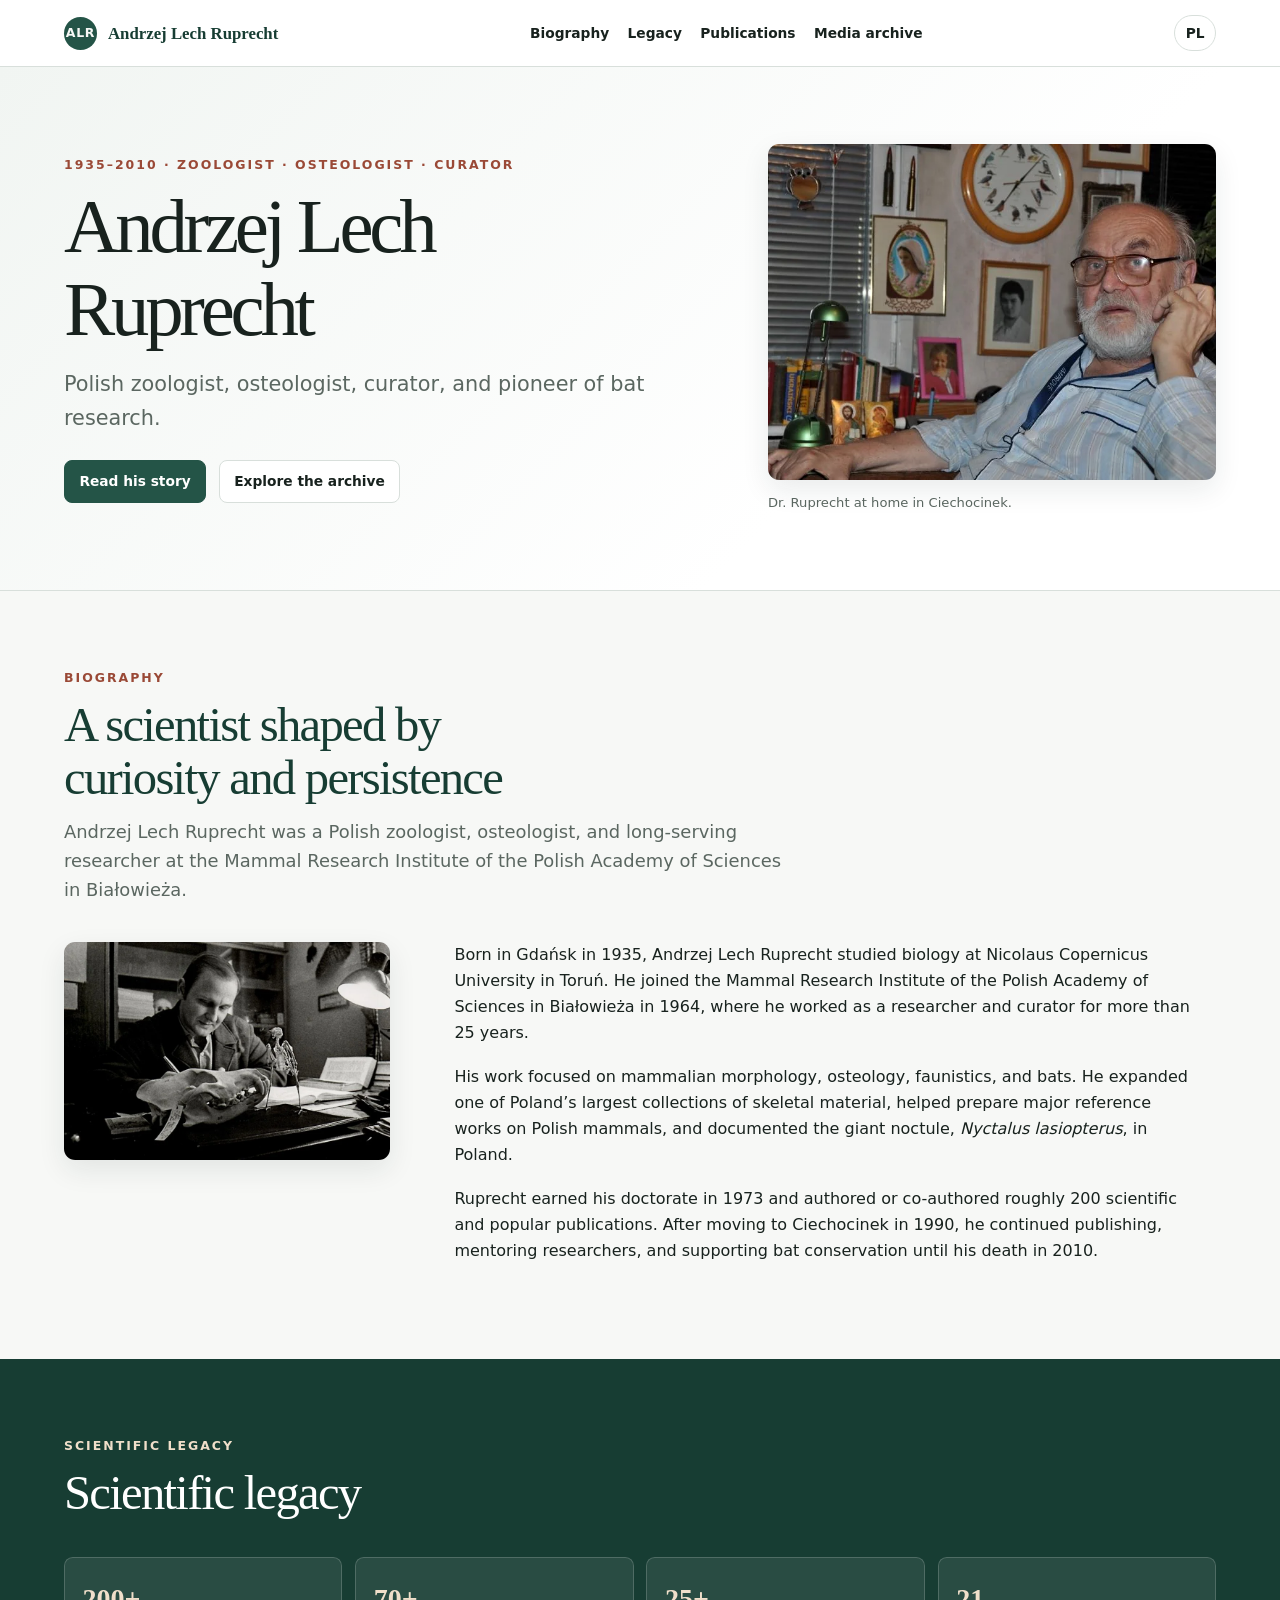
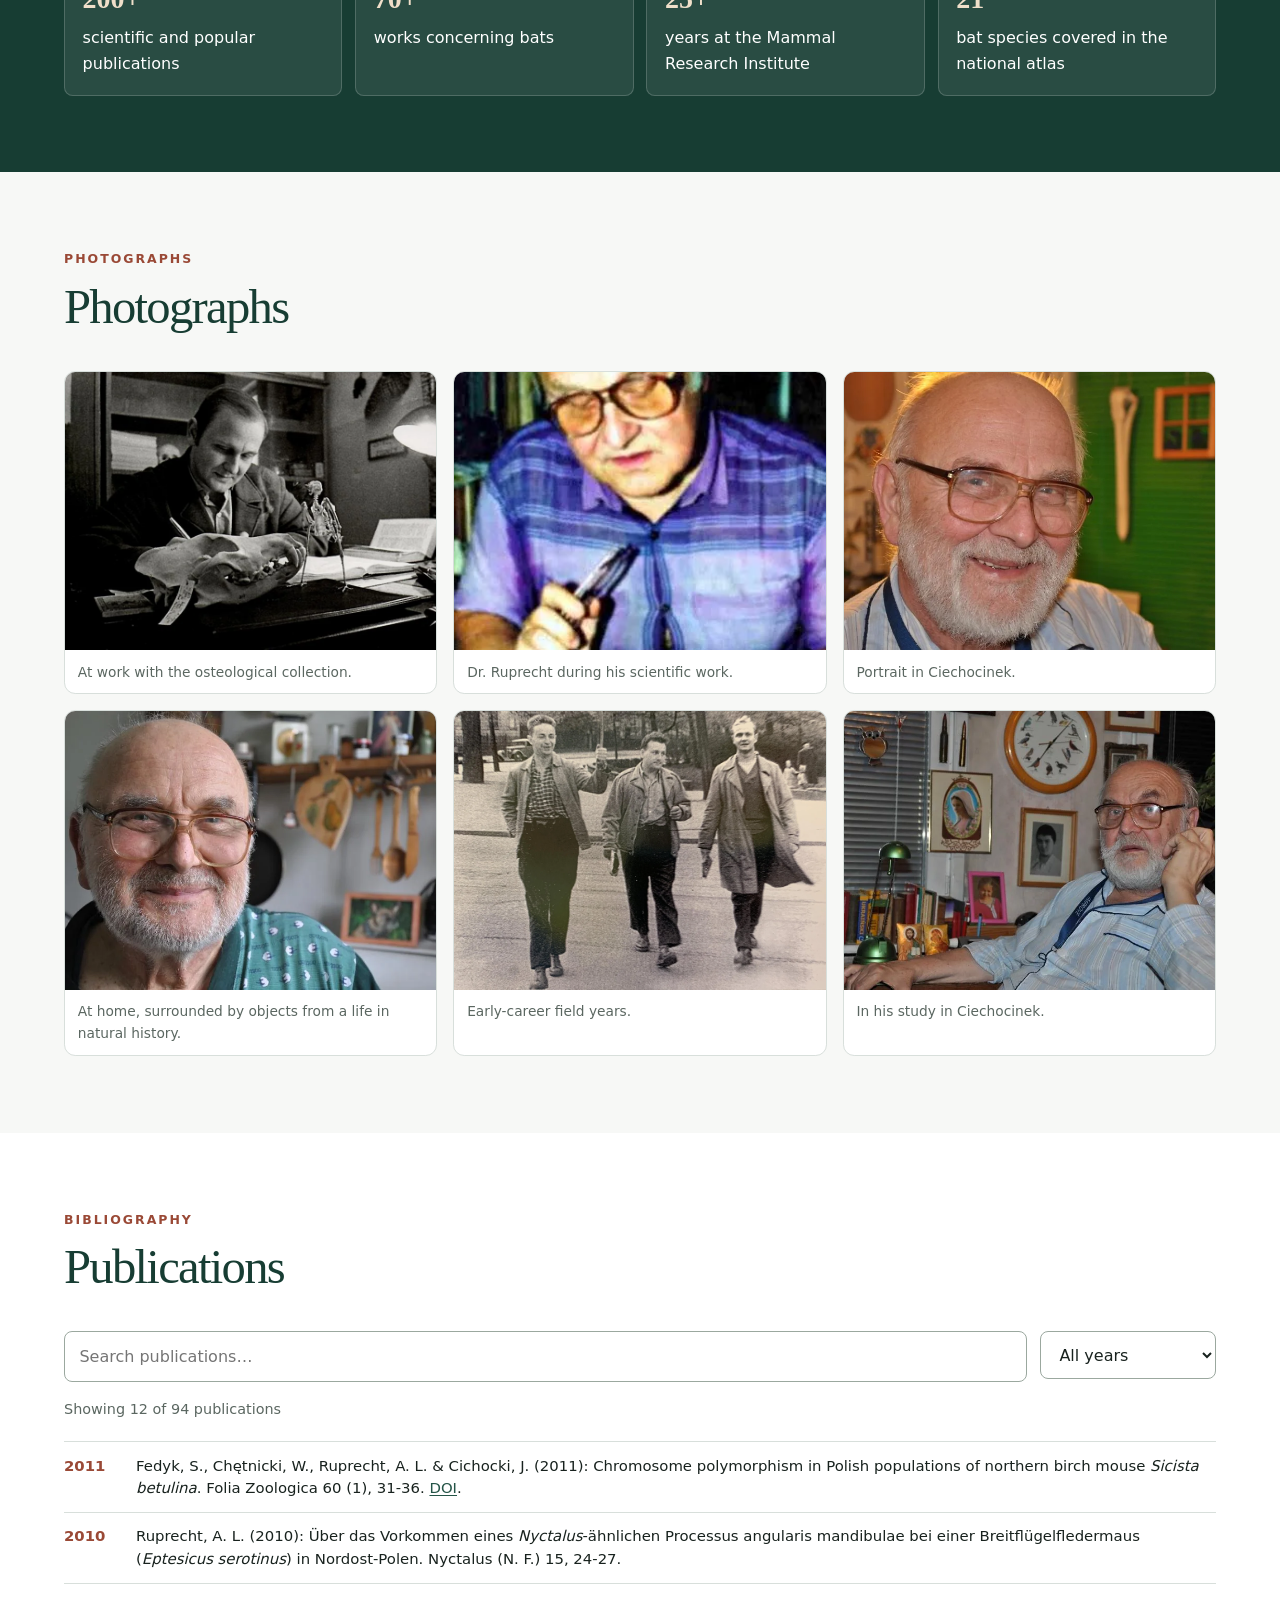
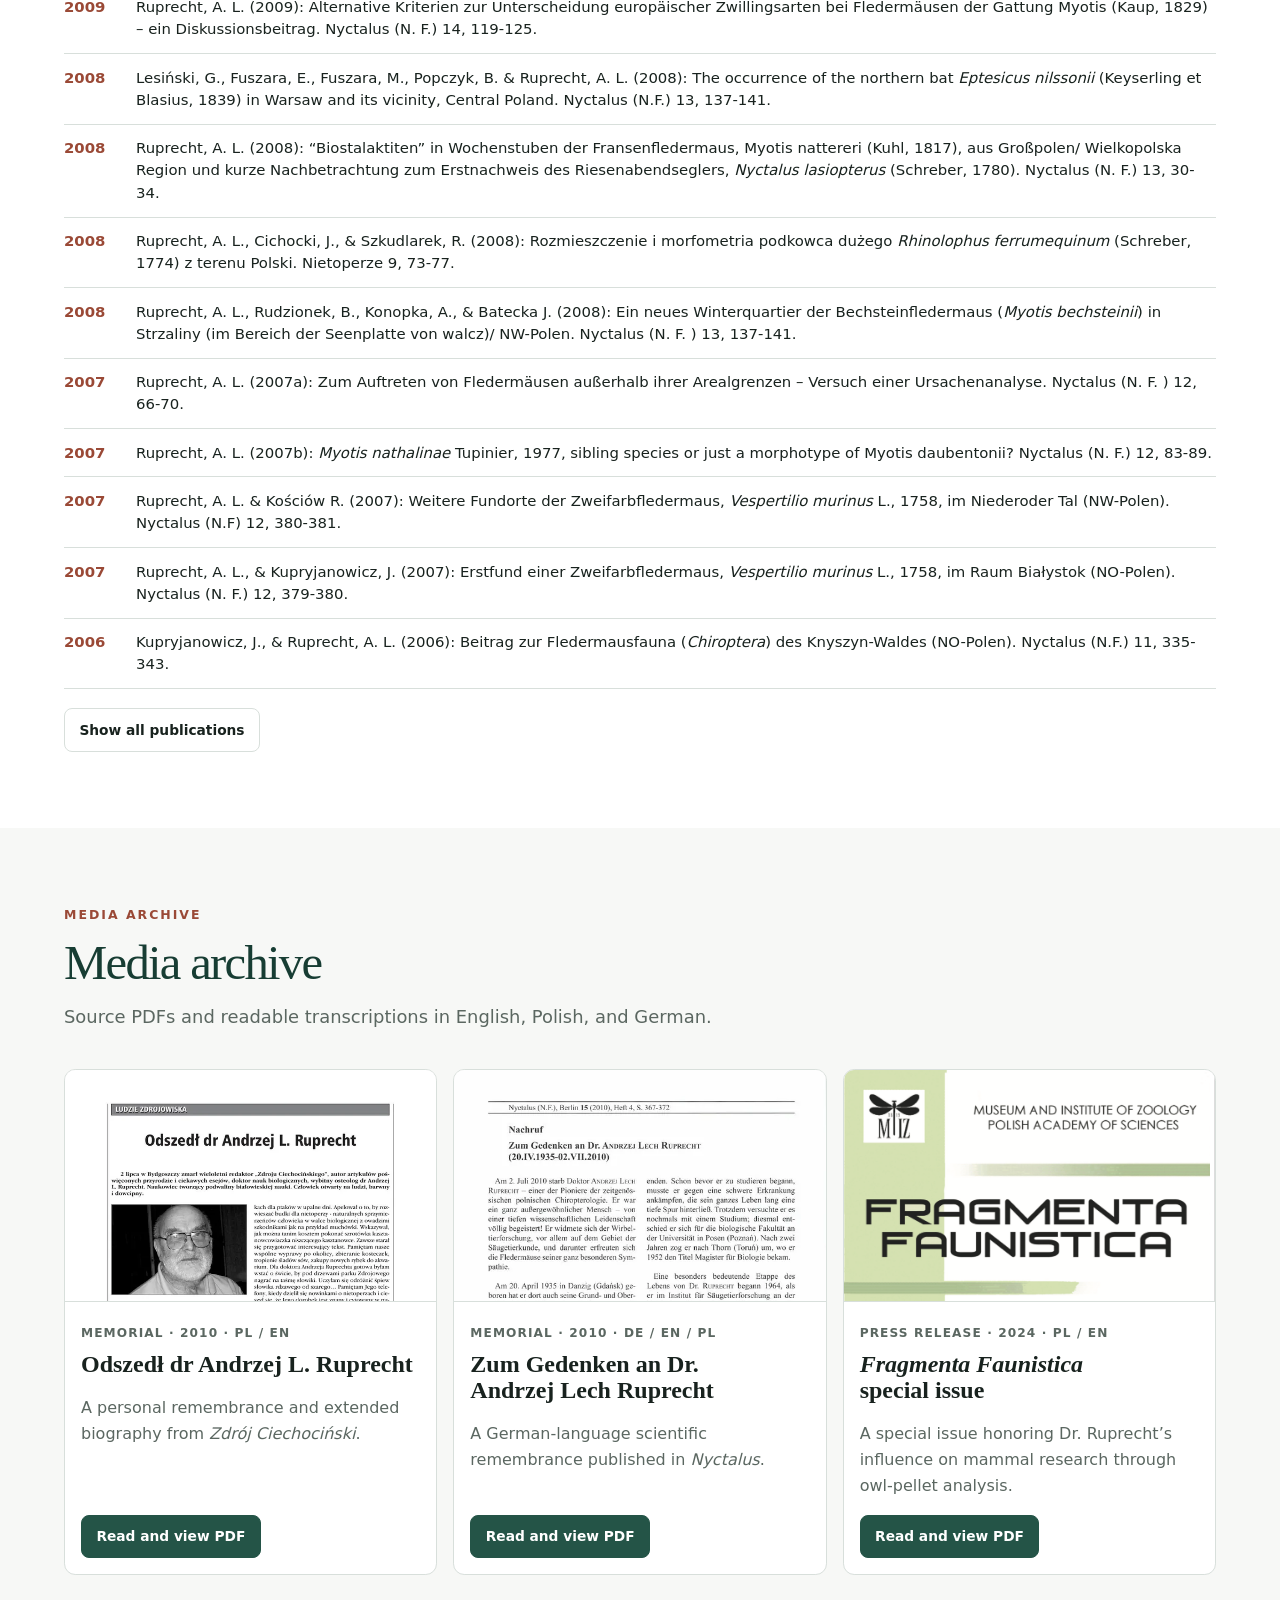
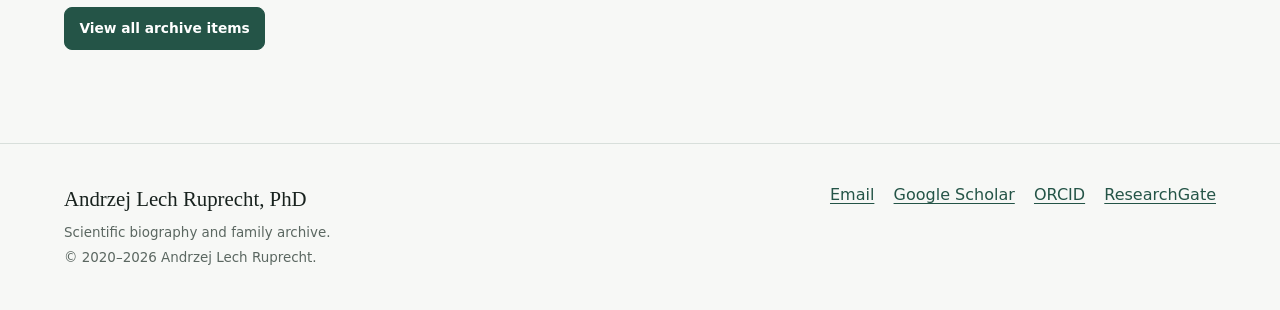
<file: index.html>
<!doctype html>
<html lang="en">
  <head>
    <meta charset="utf-8">
    <meta name="viewport" content="width=device-width, initial-scale=1">
    <title>Andrzej Lech Ruprecht, PhD — Zoologist and Osteologist</title>
    <meta name="description" content="The life, research, publications, photographs, and multilingual media archive of Polish zoologist and osteologist Andrzej Lech Ruprecht (1935–2010).">
    <link rel="canonical" href="https://andrzejruprecht.github.io/">
    <link rel="alternate" hreflang="en" href="https://andrzejruprecht.github.io/">
    <link rel="alternate" hreflang="pl" href="https://andrzejruprecht.github.io/pl/">
    <link rel="icon" href="/assets/favicon.ico">
    <link rel="stylesheet" href="/main.css">
    <meta property="og:type" content="profile">
    <meta property="og:title" content="Andrzej Lech Ruprecht, PhD">
    <meta property="og:description" content="Zoologist, osteologist, curator, and pioneer of Polish bat research.">
    <meta property="og:url" content="https://andrzejruprecht.github.io/">
    <meta property="og:image" content="https://andrzejruprecht.github.io/assets/images/gallery/portrait-study.webp">
    <meta name="twitter:card" content="summary_large_image">
    <script type="application/ld+json">
      {
        "@context": "https://schema.org",
        "@type": "Person",
        "name": "Andrzej Lech Ruprecht",
        "honorificSuffix": "PhD",
        "birthDate": "1935-04-20",
        "birthPlace": {"@type": "Place", "name": "Gdańsk, Poland"},
        "deathDate": "2010-07-02",
        "deathPlace": {"@type": "Place", "name": "Bydgoszcz, Poland"},
        "jobTitle": ["Zoologist", "Osteologist", "Curator"],
        "affiliation": {"@type": "Organization", "name": "Mammal Research Institute, Polish Academy of Sciences"},
        "sameAs": [
          "https://orcid.org/0000-0003-1378-7554",
          "https://scholar.google.com/citations?user=XcLSwFMAAAAJ&hl=en"
        ]
      }
    </script>
  </head>
  <body>
    <a class="skip-link" href="#main">Skip to the main content</a>
    <header class="site-header">
      <div class="nav-shell">
        <a class="brand" href="/" aria-label="Andrzej Lech Ruprecht — home">
          <span class="brand-mark" aria-hidden="true">ALR</span>
          <span>Andrzej Lech Ruprecht</span>
        </a>
        <button class="menu-toggle" type="button" data-menu-toggle aria-expanded="false" aria-controls="site-navigation">Menu</button>
        <nav class="site-nav" id="site-navigation" data-site-nav aria-label="Primary navigation">
          <a href="#biography">Biography</a>
          <a href="#legacy">Legacy</a>
          <a href="#publications">Publications</a>
          <a href="/media/">Media archive</a>
        </nav>
        <div class="utility-nav">
          <a class="language-link" href="/pl/" lang="pl" hreflang="pl" aria-label="Czytaj po polsku">PL</a>
        </div>
      </div>
    </header>

    <main id="main">
      <section class="hero">
        <div class="section-shell hero-grid">
          <div>
            <p class="eyebrow">1935–2010 · Zoologist · Osteologist · Curator</p>
            <h1>Andrzej Lech Ruprecht</h1>
            <p class="hero-deck">Polish zoologist, osteologist, curator, and pioneer of bat research.</p>
            <div class="button-row">
              <a class="button button-light" href="#biography">Read his story</a>
              <a class="button button-ghost" href="/media/">Explore the archive</a>
            </div>
          </div>
          <figure class="hero-portrait">
            <img src="/assets/images/gallery/portrait-study.webp" width="800" height="531" alt="Andrzej Lech Ruprecht seated in his study, surrounded by books, photographs, and a bird clock">
            <figcaption class="hero-caption">Dr. Ruprecht at home in Ciechocinek.</figcaption>
          </figure>
        </div>
      </section>

      <section class="section section-alt" id="biography">
        <div class="section-shell">
          <div class="section-header">
            <p class="section-kicker">Biography</p>
            <h2>A scientist shaped by curiosity and persistence</h2>
            <p class="section-lead">Andrzej Lech Ruprecht was a Polish zoologist, osteologist, and long-serving researcher at the Mammal Research Institute of the Polish Academy of Sciences in Białowieża.</p>
          </div>
          <div class="bio-grid">
            <aside class="bio-aside">
              <img src="/assets/images/gallery/scientist-at-desk.webp" width="900" height="600" loading="lazy" alt="A young Andrzej Ruprecht examining a mammal skull at his scientific desk">
            </aside>
            <div class="bio-copy">
              <p>Born in Gdańsk in 1935, Andrzej Lech Ruprecht studied biology at Nicolaus Copernicus University in Toruń. He joined the Mammal Research Institute of the Polish Academy of Sciences in Białowieża in 1964, where he worked as a researcher and curator for more than 25 years.</p>
              <p>His work focused on mammalian morphology, osteology, faunistics, and bats. He expanded one of Poland’s largest collections of skeletal material, helped prepare major reference works on Polish mammals, and documented the giant noctule, <em>Nyctalus lasiopterus</em>, in Poland.</p>
              <p>Ruprecht earned his doctorate in 1973 and authored or co-authored roughly 200 scientific and popular publications. After moving to Ciechocinek in 1990, he continued publishing, mentoring researchers, and supporting bat conservation until his death in 2010.</p>
            </div>
          </div>
        </div>
      </section>

      <section class="section section-dark" id="legacy">
        <div class="section-shell">
          <div class="section-header">
            <p class="eyebrow">Scientific legacy</p>
            <h2>Scientific legacy</h2>
          </div>
          <div class="stats-grid" aria-label="Career highlights">
            <div class="stat"><strong>200+</strong>scientific and popular publications</div>
            <div class="stat"><strong>70+</strong>works concerning bats</div>
            <div class="stat"><strong>25+</strong>years at the Mammal Research Institute</div>
            <div class="stat"><strong>21</strong>bat species covered in the national atlas</div>
          </div>
        </div>
      </section>

      <section class="section section-alt" id="photographs">
        <div class="section-shell">
          <div class="section-header">
            <p class="section-kicker">Photographs</p>
            <h2>Photographs</h2>
          </div>
          <div class="gallery-grid">
            <figure class="gallery-card"><img src="/assets/images/gallery/scientist-at-desk.webp" width="900" height="600" loading="lazy" alt="Andrzej Ruprecht at a desk examining a specimen"><figcaption>At work with the osteological collection.</figcaption></figure>
            <figure class="gallery-card"><img src="/assets/images/gallery/portrait-at-work.webp" width="369" height="512" loading="lazy" alt="Andrzej Ruprecht holding a small specimen at his desk"><figcaption>Dr. Ruprecht during his scientific work.</figcaption></figure>
            <figure class="gallery-card"><img src="/assets/images/gallery/portrait-smile.webp" width="800" height="531" loading="lazy" alt="Close portrait of Andrzej Ruprecht smiling"><figcaption>Portrait in Ciechocinek.</figcaption></figure>
            <figure class="gallery-card"><img src="/assets/images/gallery/portrait-home.webp" width="800" height="531" loading="lazy" alt="Andrzej Ruprecht smiling at home"><figcaption>At home, surrounded by objects from a life in natural history.</figcaption></figure>
            <figure class="gallery-card"><img src="/assets/images/gallery/early-career.webp" width="1800" height="1350" loading="lazy" alt="Three young scientists walking outdoors, with Andrzej Ruprecht at right"><figcaption>Early-career field years.</figcaption></figure>
            <figure class="gallery-card"><img src="/assets/images/gallery/portrait-study.webp" width="800" height="531" loading="lazy" alt="Andrzej Ruprecht seated in his study"><figcaption>In his study in Ciechocinek.</figcaption></figure>
          </div>
        </div>
      </section>

      <section class="section" id="publications">
        <div class="section-shell">
          <div class="section-header">
            <p class="section-kicker">Bibliography</p>
            <h2>Publications</h2>
          </div>
          <div class="toolbar">
            <label><span class="skip-link">Search publications</span><input class="field" type="search" data-publication-search placeholder="Search publications…" autocomplete="off"></label>
            <label><span class="skip-link">Filter by year</span><select class="field" data-publication-year><option value="">All years</option></select></label>
          </div>
          <p class="results-count" data-publication-count data-template="Showing {shown} of {total} publications" aria-live="polite"></p>
          <ol class="publication-list" data-publication-list reversed></ol>
          <button class="button button-ghost publication-toggle" type="button" data-publication-toggle data-expand-label="Show all publications" data-collapse-label="Show fewer publications">Show all publications</button>
          <noscript><p class="empty-state">JavaScript is required for the searchable bibliography. The complete publication lists are also reproduced in several documents in the <a href="/media/">media archive</a>.</p></noscript>
        </div>
      </section>

      <section class="section section-alt" id="media">
        <div class="section-shell">
          <div class="section-header">
            <p class="section-kicker">Media archive</p>
            <h2>Media archive</h2>
            <p class="section-lead">Source PDFs and readable transcriptions in English, Polish, and German.</p>
          </div>
          <div class="media-grid">
            <article class="media-card">
              <img src="/assets/media/thumbnails/ciechocinek.webp" width="900" height="900" loading="lazy" alt="First page of the Zdrój Ciechociński memorial article">
              <div class="media-card-body"><p class="media-meta">Memorial · 2010 · PL / EN</p><h3>Odszedł dr Andrzej L. Ruprecht</h3><p>A personal remembrance and extended biography from <em>Zdrój Ciechociński</em>.</p><a class="button" href="/media/zdroj-ciechocinski/">Read and view PDF</a></div>
            </article>
            <article class="media-card">
              <img src="/assets/media/thumbnails/nyctalus.webp" width="900" height="900" loading="lazy" alt="First page of the Nyctalus memorial article">
              <div class="media-card-body"><p class="media-meta">Memorial · 2010 · DE / EN / PL</p><h3>Zum Gedenken an Dr. Andrzej Lech Ruprecht</h3><p>A German-language scientific remembrance published in <em>Nyctalus</em>.</p><a class="button" href="/media/nyctalus-memorial/">Read and view PDF</a></div>
            </article>
            <article class="media-card">
              <img src="/assets/media/thumbnails/fragmenta-faunistica.png" width="900" height="900" loading="lazy" alt="Fragmenta Faunistica special issue cover">
              <div class="media-card-body"><p class="media-meta">Press release · 2024 · PL / EN</p><h3><em>Fragmenta Faunistica</em> special issue</h3><p>A special issue honoring Dr. Ruprecht’s influence on mammal research through owl-pellet analysis.</p><a class="button" href="/media/fragmenta-faunistica/">Read and view PDF</a></div>
            </article>
          </div>
          <p style="margin-top: 2rem"><a class="button" href="/media/">View all archive items</a></p>
        </div>
      </section>
    </main>

    <footer class="site-footer">
      <div class="footer-shell">
        <div>
          <p class="footer-title">Andrzej Lech Ruprecht, PhD</p>
          <p class="footer-small">Scientific biography and family archive.</p>
          <p class="footer-small">© 2020–<span data-current-year></span> Andrzej Lech Ruprecht.</p>
        </div>
        <nav class="footer-links" aria-label="External links">
          <a href="mailto:DrAndrzejRuprecht@gmail.com">Email</a>
          <a href="https://scholar.google.com/citations?user=XcLSwFMAAAAJ&hl=en" target="_blank" rel="noopener">Google Scholar</a>
          <a href="https://orcid.org/0000-0003-1378-7554" target="_blank" rel="noopener">ORCID</a>
          <a href="https://www.researchgate.net/profile/Andrzej-Ruprecht" target="_blank" rel="noopener">ResearchGate</a>
        </nav>
      </div>
    </footer>
    <script src="/assets/js/publications.js" defer></script>
    <script src="/script.js" defer></script>
  </body>
</html>
</file>
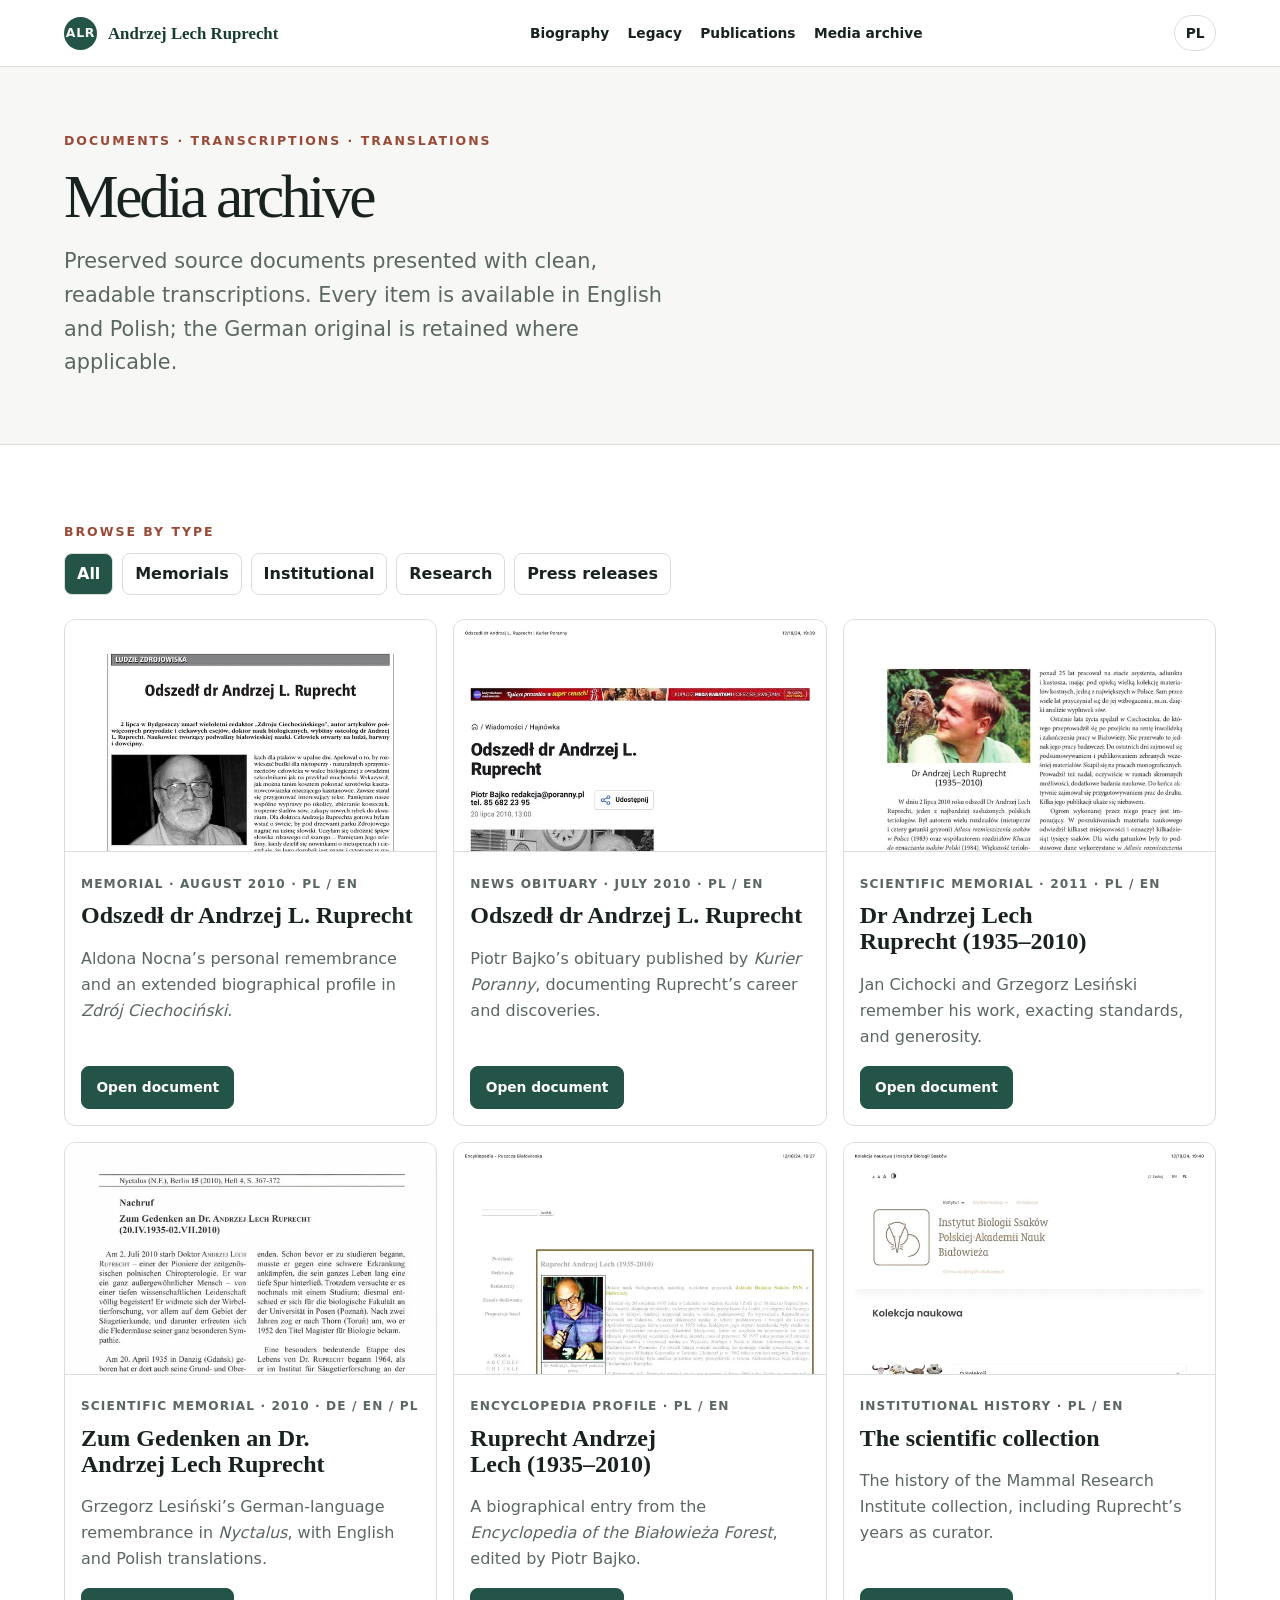
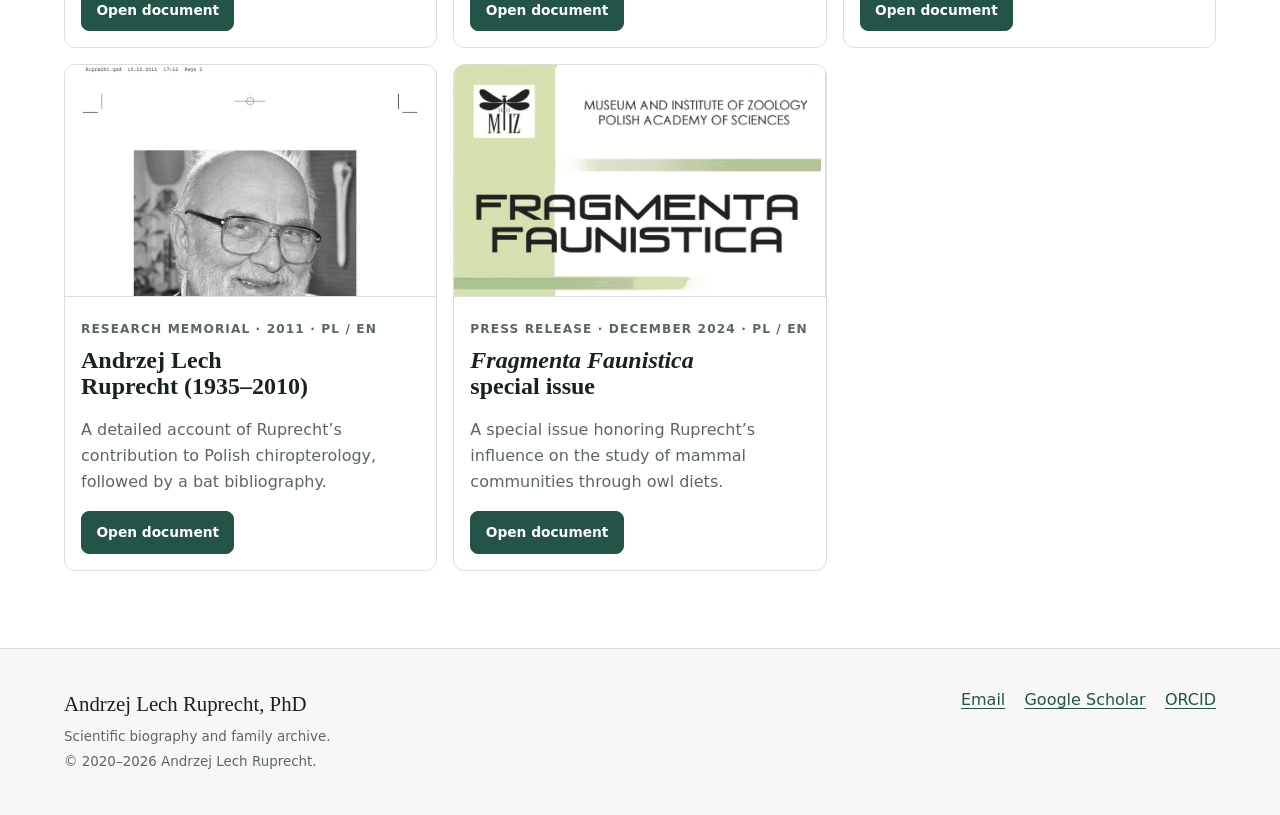
<file: media/index.html>
<!doctype html>
<html lang="en">
  <head>
    <meta charset="utf-8">
    <meta name="viewport" content="width=device-width, initial-scale=1">
    <title>Media archive — Andrzej Lech Ruprecht</title>
    <meta name="description" content="A multilingual archive of press coverage, memorials, institutional histories, and research articles relating to Andrzej Lech Ruprecht, with PDFs and transcriptions.">
    <link rel="canonical" href="https://andrzejruprecht.github.io/media/">
    <link rel="icon" href="/assets/favicon.ico">
    <link rel="stylesheet" href="/main.css">
    <meta property="og:title" content="Media archive — Andrzej Lech Ruprecht">
    <meta property="og:description" content="Source PDFs with edited English, Polish, and German transcriptions.">
    <meta property="og:image" content="https://andrzejruprecht.github.io/assets/images/gallery/scientist-at-desk.webp">
  </head>
  <body>
    <a class="skip-link" href="#main">Skip to the main content</a>
    <header class="site-header">
      <div class="nav-shell">
        <a class="brand" href="/"><span class="brand-mark" aria-hidden="true">ALR</span><span>Andrzej Lech Ruprecht</span></a>
        <button class="menu-toggle" type="button" data-menu-toggle aria-expanded="false" aria-controls="site-navigation">Menu</button>
        <nav class="site-nav" id="site-navigation" data-site-nav aria-label="Primary navigation"><a href="/#biography">Biography</a><a href="/#legacy">Legacy</a><a href="/#publications">Publications</a><a href="/media/" aria-current="page">Media archive</a></nav>
        <div class="utility-nav"><a class="language-link" href="/pl/#media" lang="pl" hreflang="pl" aria-label="Czytaj po polsku">PL</a></div>
      </div>
    </header>

    <main id="main">
      <header class="article-hero">
        <div class="section-shell">
          <p class="eyebrow">Documents · Transcriptions · Translations</p>
          <h1>Media archive</h1>
          <p class="hero-deck">Preserved source documents presented with clean, readable transcriptions. Every item is available in English and Polish; the German original is retained where applicable.</p>
        </div>
      </header>

      <section class="section">
        <div class="section-shell">
          <div class="archive-toolbar">
            <p class="section-kicker">Browse by type</p>
            <div class="filter-buttons" aria-label="Filter archive items">
              <button class="filter-button" type="button" data-media-filter="all" aria-pressed="true">All</button>
              <button class="filter-button" type="button" data-media-filter="memorial" aria-pressed="false">Memorials</button>
              <button class="filter-button" type="button" data-media-filter="institutional" aria-pressed="false">Institutional</button>
              <button class="filter-button" type="button" data-media-filter="research" aria-pressed="false">Research</button>
              <button class="filter-button" type="button" data-media-filter="press" aria-pressed="false">Press releases</button>
            </div>
          </div>

          <div class="media-grid">
            <article class="media-card" data-media-category="memorial">
              <img src="/assets/media/thumbnails/ciechocinek.webp" width="900" height="900" alt="First page of the Zdrój Ciechociński memorial article">
              <div class="media-card-body"><p class="media-meta">Memorial · August 2010 · PL / EN</p><h3>Odszedł dr Andrzej L. Ruprecht</h3><p>Aldona Nocna’s personal remembrance and an extended biographical profile in <em>Zdrój Ciechociński</em>.</p><a class="button" href="/media/zdroj-ciechocinski/">Open document</a></div>
            </article>

            <article class="media-card" data-media-category="memorial">
              <img src="/assets/media/thumbnails/kurier.webp" width="900" height="900" alt="First page of the Kurier Poranny article">
              <div class="media-card-body"><p class="media-meta">News obituary · July 2010 · PL / EN</p><h3>Odszedł dr Andrzej L. Ruprecht</h3><p>Piotr Bajko’s obituary published by <em>Kurier Poranny</em>, documenting Ruprecht’s career and discoveries.</p><a class="button" href="/media/kurier-poranny/">Open document</a></div>
            </article>

            <article class="media-card" data-media-category="memorial">
              <img src="/assets/media/thumbnails/chronmy.webp" width="900" height="900" alt="One-page memorial from Chrońmy Przyrodę Ojczystą">
              <div class="media-card-body"><p class="media-meta">Scientific memorial · 2011 · PL / EN</p><h3>Dr Andrzej Lech Ruprecht (1935–2010)</h3><p>Jan Cichocki and Grzegorz Lesiński remember his work, exacting standards, and generosity.</p><a class="button" href="/media/chronmy-przyrode/">Open document</a></div>
            </article>

            <article class="media-card" data-media-category="memorial">
              <img src="/assets/media/thumbnails/nyctalus.webp" width="900" height="900" alt="First page of the German Nyctalus memorial">
              <div class="media-card-body"><p class="media-meta">Scientific memorial · 2010 · DE / EN / PL</p><h3>Zum Gedenken an Dr. Andrzej Lech Ruprecht</h3><p>Grzegorz Lesiński’s German-language remembrance in <em>Nyctalus</em>, with English and Polish translations.</p><a class="button" href="/media/nyctalus-memorial/">Open document</a></div>
            </article>

            <article class="media-card" data-media-category="institutional">
              <img src="/assets/media/thumbnails/encyklopedia.webp" width="900" height="900" alt="Printed encyclopedia profile of Andrzej Ruprecht">
              <div class="media-card-body"><p class="media-meta">Encyclopedia profile · PL / EN</p><h3>Ruprecht Andrzej Lech (1935–2010)</h3><p>A biographical entry from the <em>Encyclopedia of the Białowieża Forest</em>, edited by Piotr Bajko.</p><a class="button" href="/media/puszcza-bialowieska/">Open document</a></div>
            </article>

            <article class="media-card" data-media-category="institutional">
              <img src="/assets/media/thumbnails/kolekcja.webp" width="900" height="900" alt="Printed page about the Mammal Research Institute scientific collection">
              <div class="media-card-body"><p class="media-meta">Institutional history · PL / EN</p><h3>The scientific collection</h3><p>The history of the Mammal Research Institute collection, including Ruprecht’s years as curator.</p><a class="button" href="/media/scientific-collection/">Open document</a></div>
            </article>

            <article class="media-card" data-media-category="research">
              <img src="/assets/media/thumbnails/nietoperze.webp" width="900" height="900" alt="First page of the Polish chiropterology memorial article">
              <div class="media-card-body"><p class="media-meta">Research memorial · 2011 · PL / EN</p><h3>Andrzej Lech Ruprecht (1935–2010)</h3><p>A detailed account of Ruprecht’s contribution to Polish chiropterology, followed by a bat bibliography.</p><a class="button" href="/media/chiropterology-memorial/">Open document</a></div>
            </article>

            <article class="media-card" data-media-category="press">
              <img src="/assets/media/thumbnails/fragmenta-faunistica.png" width="900" height="900" alt="Fragmenta Faunistica special issue cover">
              <div class="media-card-body"><p class="media-meta">Press release · December 2024 · PL / EN</p><h3><em>Fragmenta Faunistica</em> special issue</h3><p>A special issue honoring Ruprecht’s influence on the study of mammal communities through owl diets.</p><a class="button" href="/media/fragmenta-faunistica/">Open document</a></div>
            </article>
          </div>
        </div>
      </section>
    </main>

    <footer class="site-footer"><div class="footer-shell"><div><p class="footer-title">Andrzej Lech Ruprecht, PhD</p><p class="footer-small">Scientific biography and family archive.</p><p class="footer-small">© 2020–<span data-current-year></span> Andrzej Lech Ruprecht.</p></div><nav class="footer-links" aria-label="External links"><a href="mailto:DrAndrzejRuprecht@gmail.com">Email</a><a href="https://scholar.google.com/citations?user=XcLSwFMAAAAJ&hl=en" target="_blank" rel="noopener">Google Scholar</a><a href="https://orcid.org/0000-0003-1378-7554" target="_blank" rel="noopener">ORCID</a></nav></div></footer>
    <script src="/script.js" defer></script>
  </body>
</html>
</file>
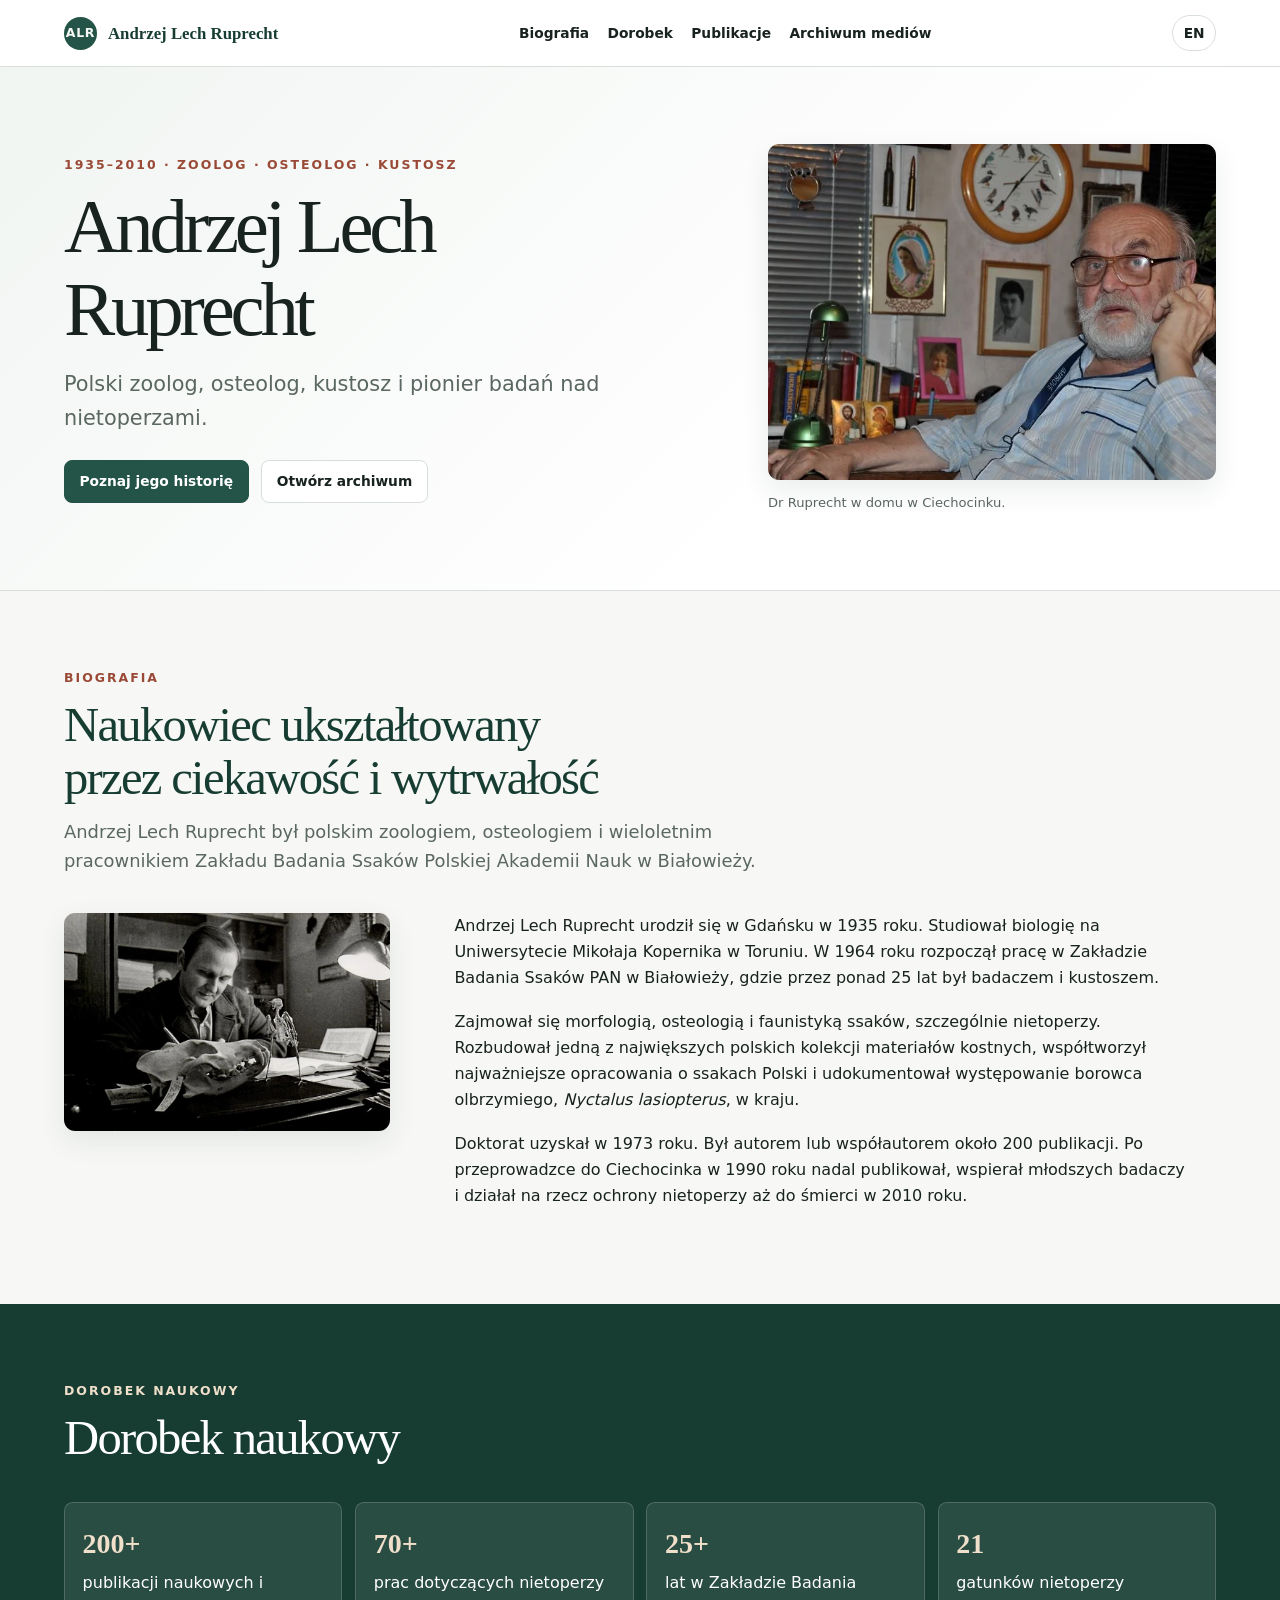
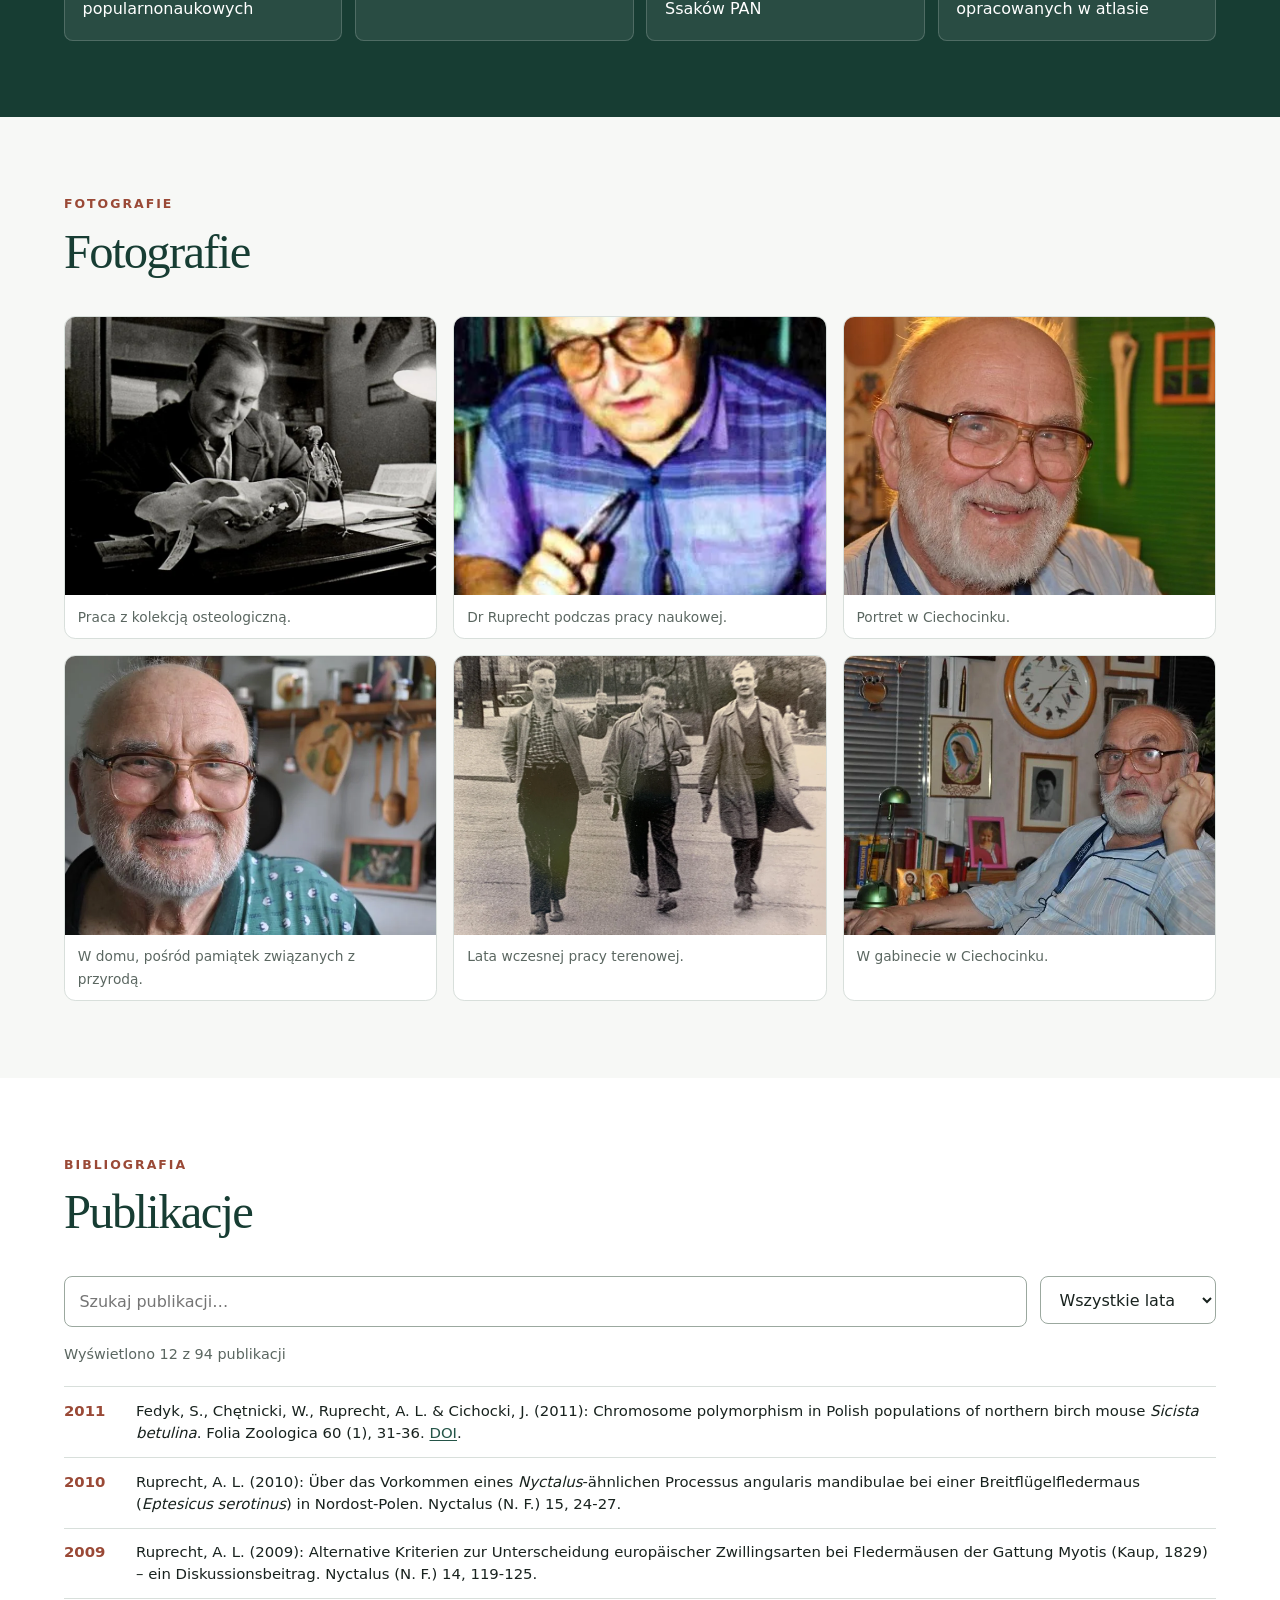
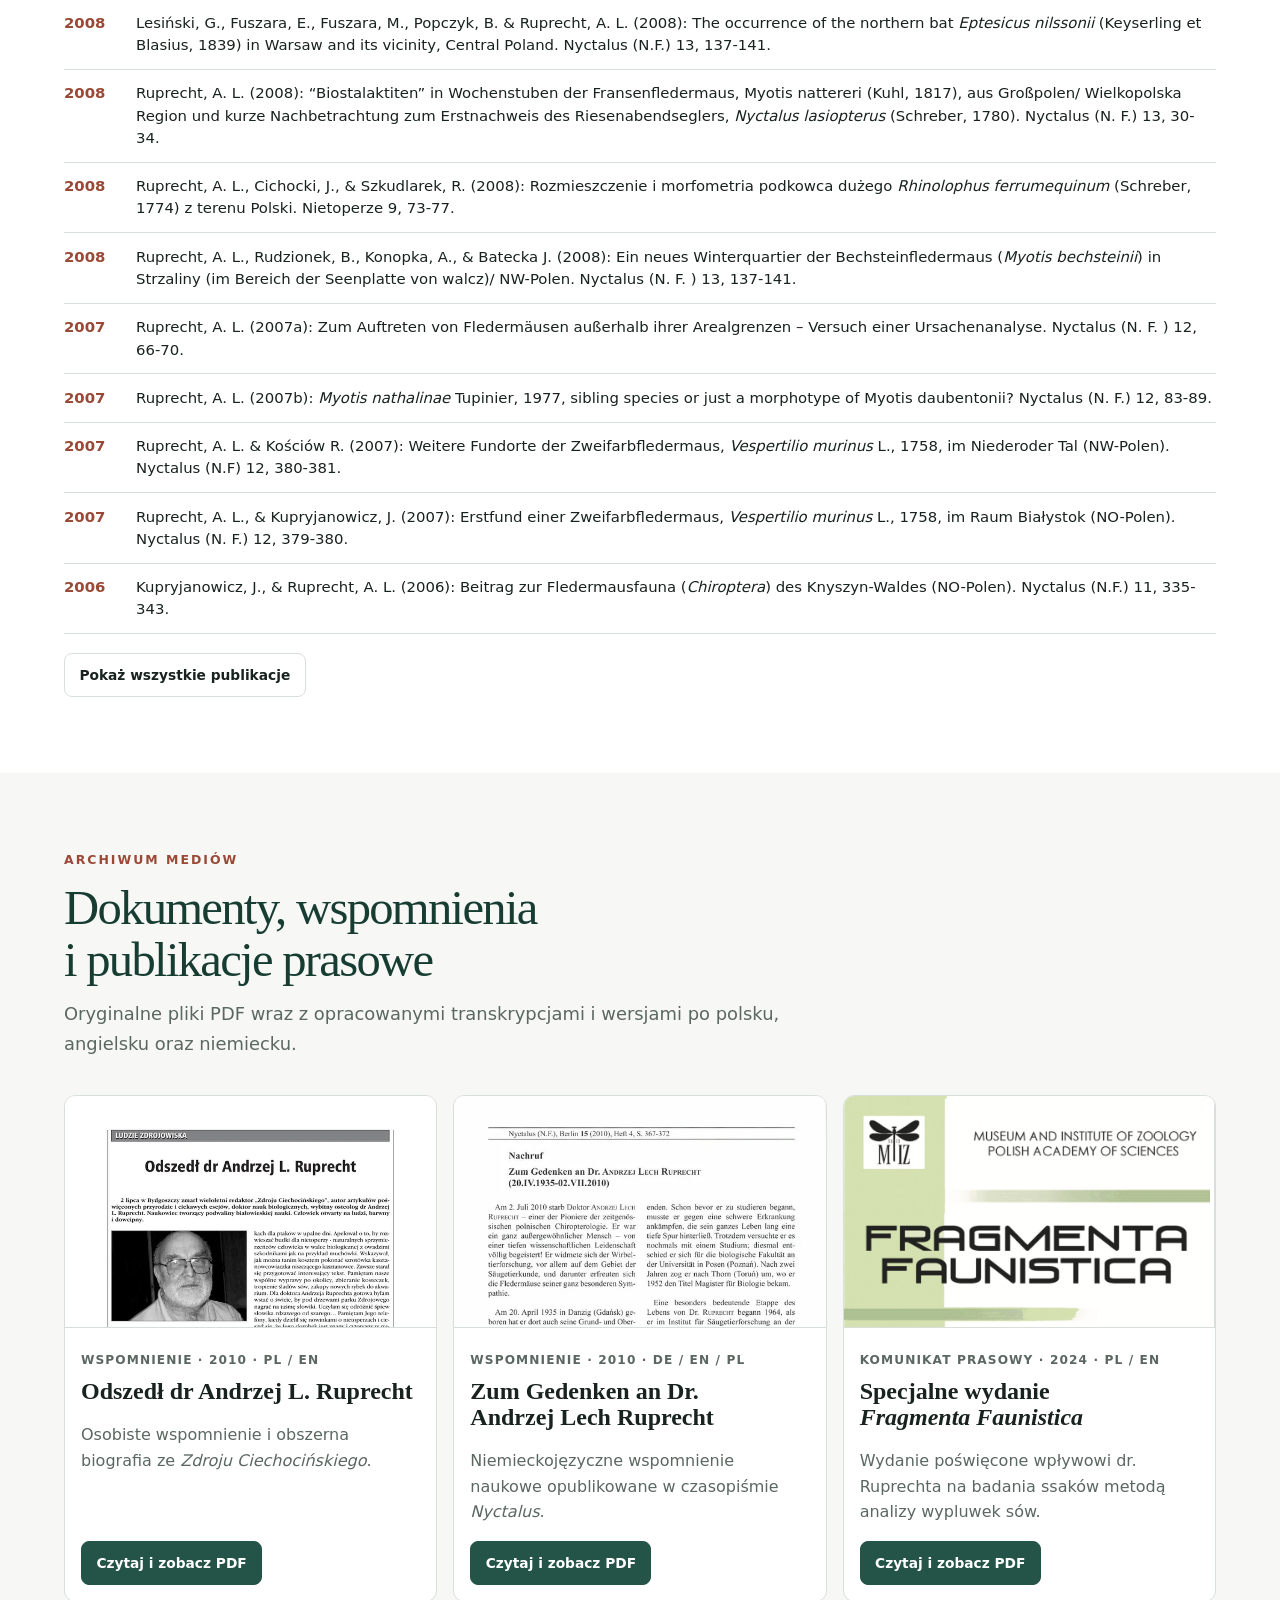
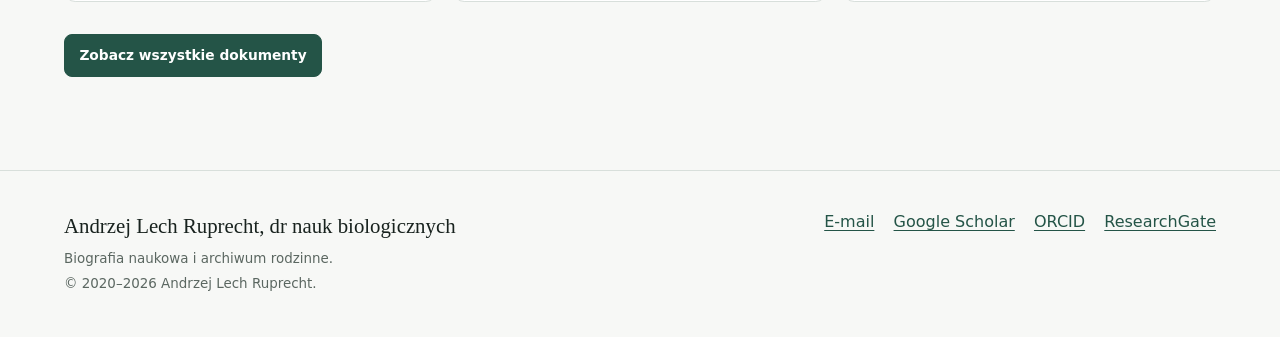
<file: pl/index.html>
<!doctype html>
<html lang="pl">
  <head>
    <meta charset="utf-8">
    <meta name="viewport" content="width=device-width, initial-scale=1">
    <title>Andrzej Lech Ruprecht, dr nauk biologicznych — zoolog i osteolog</title>
    <meta name="description" content="Życie, badania, publikacje, fotografie oraz wielojęzyczne archiwum prasowe polskiego zoologa i osteologa Andrzeja Lecha Ruprechta (1935–2010).">
    <link rel="canonical" href="https://andrzejruprecht.github.io/pl/">
    <link rel="alternate" hreflang="en" href="https://andrzejruprecht.github.io/">
    <link rel="alternate" hreflang="pl" href="https://andrzejruprecht.github.io/pl/">
    <link rel="icon" href="/assets/favicon.ico">
    <link rel="stylesheet" href="/main.css">
    <meta property="og:type" content="profile">
    <meta property="og:title" content="Andrzej Lech Ruprecht, dr nauk biologicznych">
    <meta property="og:description" content="Zoolog, osteolog, kustosz i pionier polskich badań nad nietoperzami.">
    <meta property="og:url" content="https://andrzejruprecht.github.io/pl/">
    <meta property="og:image" content="https://andrzejruprecht.github.io/assets/images/gallery/portrait-study.webp">
  </head>
  <body>
    <a class="skip-link" href="#main">Przejdź do głównej treści</a>
    <header class="site-header">
      <div class="nav-shell">
        <a class="brand" href="/pl/" aria-label="Andrzej Lech Ruprecht — strona główna">
          <span class="brand-mark" aria-hidden="true">ALR</span>
          <span>Andrzej Lech Ruprecht</span>
        </a>
        <button class="menu-toggle" type="button" data-menu-toggle aria-expanded="false" aria-controls="site-navigation">Menu</button>
        <nav class="site-nav" id="site-navigation" data-site-nav aria-label="Główna nawigacja">
          <a href="#biografia">Biografia</a>
          <a href="#dorobek">Dorobek</a>
          <a href="#publikacje">Publikacje</a>
          <a href="/media/">Archiwum mediów</a>
        </nav>
        <div class="utility-nav"><a class="language-link" href="/" lang="en" hreflang="en" aria-label="Read in English">EN</a></div>
      </div>
    </header>

    <main id="main">
      <section class="hero">
        <div class="section-shell hero-grid">
          <div>
            <p class="eyebrow">1935–2010 · zoolog · osteolog · kustosz</p>
            <h1>Andrzej Lech Ruprecht</h1>
            <p class="hero-deck">Polski zoolog, osteolog, kustosz i pionier badań nad nietoperzami.</p>
            <div class="button-row">
              <a class="button button-light" href="#biografia">Poznaj jego historię</a>
              <a class="button button-ghost" href="/media/">Otwórz archiwum</a>
            </div>
          </div>
          <figure class="hero-portrait">
            <img src="/assets/images/gallery/portrait-study.webp" width="800" height="531" alt="Andrzej Lech Ruprecht siedzący w swoim gabinecie pośród książek, fotografii i zegara z głosami ptaków">
            <figcaption class="hero-caption">Dr Ruprecht w domu w Ciechocinku.</figcaption>
          </figure>
        </div>
      </section>

      <section class="section section-alt" id="biografia">
        <div class="section-shell">
          <div class="section-header">
            <p class="section-kicker">Biografia</p>
            <h2>Naukowiec ukształtowany przez ciekawość i wytrwałość</h2>
            <p class="section-lead">Andrzej Lech Ruprecht był polskim zoologiem, osteologiem i wieloletnim pracownikiem Zakładu Badania Ssaków Polskiej Akademii Nauk w Białowieży.</p>
          </div>
          <div class="bio-grid">
            <aside class="bio-aside"><img src="/assets/images/gallery/scientist-at-desk.webp" width="900" height="600" loading="lazy" alt="Młody Andrzej Ruprecht badający czaszkę ssaka przy biurku naukowym"></aside>
            <div class="bio-copy">
              <p>Andrzej Lech Ruprecht urodził się w Gdańsku w 1935 roku. Studiował biologię na Uniwersytecie Mikołaja Kopernika w Toruniu. W 1964 roku rozpoczął pracę w Zakładzie Badania Ssaków PAN w Białowieży, gdzie przez ponad 25 lat był badaczem i kustoszem.</p>
              <p>Zajmował się morfologią, osteologią i faunistyką ssaków, szczególnie nietoperzy. Rozbudował jedną z największych polskich kolekcji materiałów kostnych, współtworzył najważniejsze opracowania o ssakach Polski i udokumentował występowanie borowca olbrzymiego, <em>Nyctalus lasiopterus</em>, w kraju.</p>
              <p>Doktorat uzyskał w 1973 roku. Był autorem lub współautorem około 200 publikacji. Po przeprowadzce do Ciechocinka w 1990 roku nadal publikował, wspierał młodszych badaczy i działał na rzecz ochrony nietoperzy aż do śmierci w 2010 roku.</p>
            </div>
          </div>
        </div>
      </section>

      <section class="section section-dark" id="dorobek">
        <div class="section-shell">
          <div class="section-header"><p class="eyebrow">Dorobek naukowy</p><h2>Dorobek naukowy</h2></div>
          <div class="stats-grid" aria-label="Najważniejsze liczby">
            <div class="stat"><strong>200+</strong>publikacji naukowych i popularnonaukowych</div>
            <div class="stat"><strong>70+</strong>prac dotyczących nietoperzy</div>
            <div class="stat"><strong>25+</strong>lat w Zakładzie Badania Ssaków PAN</div>
            <div class="stat"><strong>21</strong>gatunków nietoperzy opracowanych w atlasie</div>
          </div>
        </div>
      </section>

      <section class="section section-alt" id="fotografie">
        <div class="section-shell">
          <div class="section-header"><p class="section-kicker">Fotografie</p><h2>Fotografie</h2></div>
          <div class="gallery-grid">
            <figure class="gallery-card"><img src="/assets/images/gallery/scientist-at-desk.webp" width="900" height="600" loading="lazy" alt="Andrzej Ruprecht przy biurku bada okaz"><figcaption>Praca z kolekcją osteologiczną.</figcaption></figure>
            <figure class="gallery-card"><img src="/assets/images/gallery/portrait-at-work.webp" width="369" height="512" loading="lazy" alt="Andrzej Ruprecht trzyma mały okaz przy biurku"><figcaption>Dr Ruprecht podczas pracy naukowej.</figcaption></figure>
            <figure class="gallery-card"><img src="/assets/images/gallery/portrait-smile.webp" width="800" height="531" loading="lazy" alt="Portret uśmiechniętego Andrzeja Ruprechta"><figcaption>Portret w Ciechocinku.</figcaption></figure>
            <figure class="gallery-card"><img src="/assets/images/gallery/portrait-home.webp" width="800" height="531" loading="lazy" alt="Andrzej Ruprecht uśmiechnięty w domu"><figcaption>W domu, pośród pamiątek związanych z przyrodą.</figcaption></figure>
            <figure class="gallery-card"><img src="/assets/images/gallery/early-career.webp" width="1800" height="1350" loading="lazy" alt="Trzech młodych naukowców idących razem, Andrzej Ruprecht po prawej"><figcaption>Lata wczesnej pracy terenowej.</figcaption></figure>
            <figure class="gallery-card"><img src="/assets/images/gallery/portrait-study.webp" width="800" height="531" loading="lazy" alt="Andrzej Ruprecht siedzący w swoim gabinecie"><figcaption>W gabinecie w Ciechocinku.</figcaption></figure>
          </div>
        </div>
      </section>

      <section class="section" id="publikacje">
        <div class="section-shell">
          <div class="section-header"><p class="section-kicker">Bibliografia</p><h2>Publikacje</h2></div>
          <div class="toolbar">
            <label><span class="skip-link">Szukaj publikacji</span><input class="field" type="search" data-publication-search placeholder="Szukaj publikacji…" autocomplete="off"></label>
            <label><span class="skip-link">Filtruj według roku</span><select class="field" data-publication-year><option value="">Wszystkie lata</option></select></label>
          </div>
          <p class="results-count" data-publication-count data-template="Wyświetlono {shown} z {total} publikacji" aria-live="polite"></p>
          <ol class="publication-list" data-publication-list reversed></ol>
          <button class="button button-ghost publication-toggle" type="button" data-publication-toggle data-expand-label="Pokaż wszystkie publikacje" data-collapse-label="Pokaż mniej publikacji">Pokaż wszystkie publikacje</button>
          <noscript><p class="empty-state">Wyszukiwalna bibliografia wymaga JavaScriptu. Pełne listy publikacji znajdują się również w dokumentach w <a href="/media/">archiwum mediów</a>.</p></noscript>
        </div>
      </section>

      <section class="section section-alt" id="media">
        <div class="section-shell">
          <div class="section-header"><p class="section-kicker">Archiwum mediów</p><h2>Dokumenty, wspomnienia i publikacje prasowe</h2><p class="section-lead">Oryginalne pliki PDF wraz z opracowanymi transkrypcjami i wersjami po polsku, angielsku oraz niemiecku.</p></div>
          <div class="media-grid">
            <article class="media-card"><img src="/assets/media/thumbnails/ciechocinek.webp" width="900" height="900" loading="lazy" alt="Pierwsza strona wspomnienia w Zdroju Ciechocińskim"><div class="media-card-body"><p class="media-meta">Wspomnienie · 2010 · PL / EN</p><h3>Odszedł dr Andrzej L. Ruprecht</h3><p>Osobiste wspomnienie i obszerna biografia ze <em>Zdroju Ciechocińskiego</em>.</p><a class="button" href="/media/zdroj-ciechocinski/#pl">Czytaj i zobacz PDF</a></div></article>
            <article class="media-card"><img src="/assets/media/thumbnails/nyctalus.webp" width="900" height="900" loading="lazy" alt="Pierwsza strona wspomnienia w czasopiśmie Nyctalus"><div class="media-card-body"><p class="media-meta">Wspomnienie · 2010 · DE / EN / PL</p><h3>Zum Gedenken an Dr. Andrzej Lech Ruprecht</h3><p>Niemieckojęzyczne wspomnienie naukowe opublikowane w czasopiśmie <em>Nyctalus</em>.</p><a class="button" href="/media/nyctalus-memorial/#pl">Czytaj i zobacz PDF</a></div></article>
            <article class="media-card"><img src="/assets/media/thumbnails/fragmenta-faunistica.png" width="900" height="900" loading="lazy" alt="Okładka specjalnego wydania Fragmenta Faunistica"><div class="media-card-body"><p class="media-meta">Komunikat prasowy · 2024 · PL / EN</p><h3>Specjalne wydanie <em>Fragmenta Faunistica</em></h3><p>Wydanie poświęcone wpływowi dr. Ruprechta na badania ssaków metodą analizy wypluwek sów.</p><a class="button" href="/media/fragmenta-faunistica/#pl">Czytaj i zobacz PDF</a></div></article>
          </div>
          <p style="margin-top: 2rem"><a class="button" href="/media/">Zobacz wszystkie dokumenty</a></p>
        </div>
      </section>
    </main>

    <footer class="site-footer">
      <div class="footer-shell">
        <div><p class="footer-title">Andrzej Lech Ruprecht, dr nauk biologicznych</p><p class="footer-small">Biografia naukowa i archiwum rodzinne.</p><p class="footer-small">© 2020–<span data-current-year></span> Andrzej Lech Ruprecht.</p></div>
        <nav class="footer-links" aria-label="Linki zewnętrzne"><a href="mailto:DrAndrzejRuprecht@gmail.com">E-mail</a><a href="https://scholar.google.com/citations?user=XcLSwFMAAAAJ&hl=en" target="_blank" rel="noopener">Google Scholar</a><a href="https://orcid.org/0000-0003-1378-7554" target="_blank" rel="noopener">ORCID</a><a href="https://www.researchgate.net/profile/Andrzej-Ruprecht" target="_blank" rel="noopener">ResearchGate</a></nav>
      </div>
    </footer>
    <script src="/assets/js/publications.js" defer></script>
    <script src="/script.js" defer></script>
  </body>
</html>
</file>
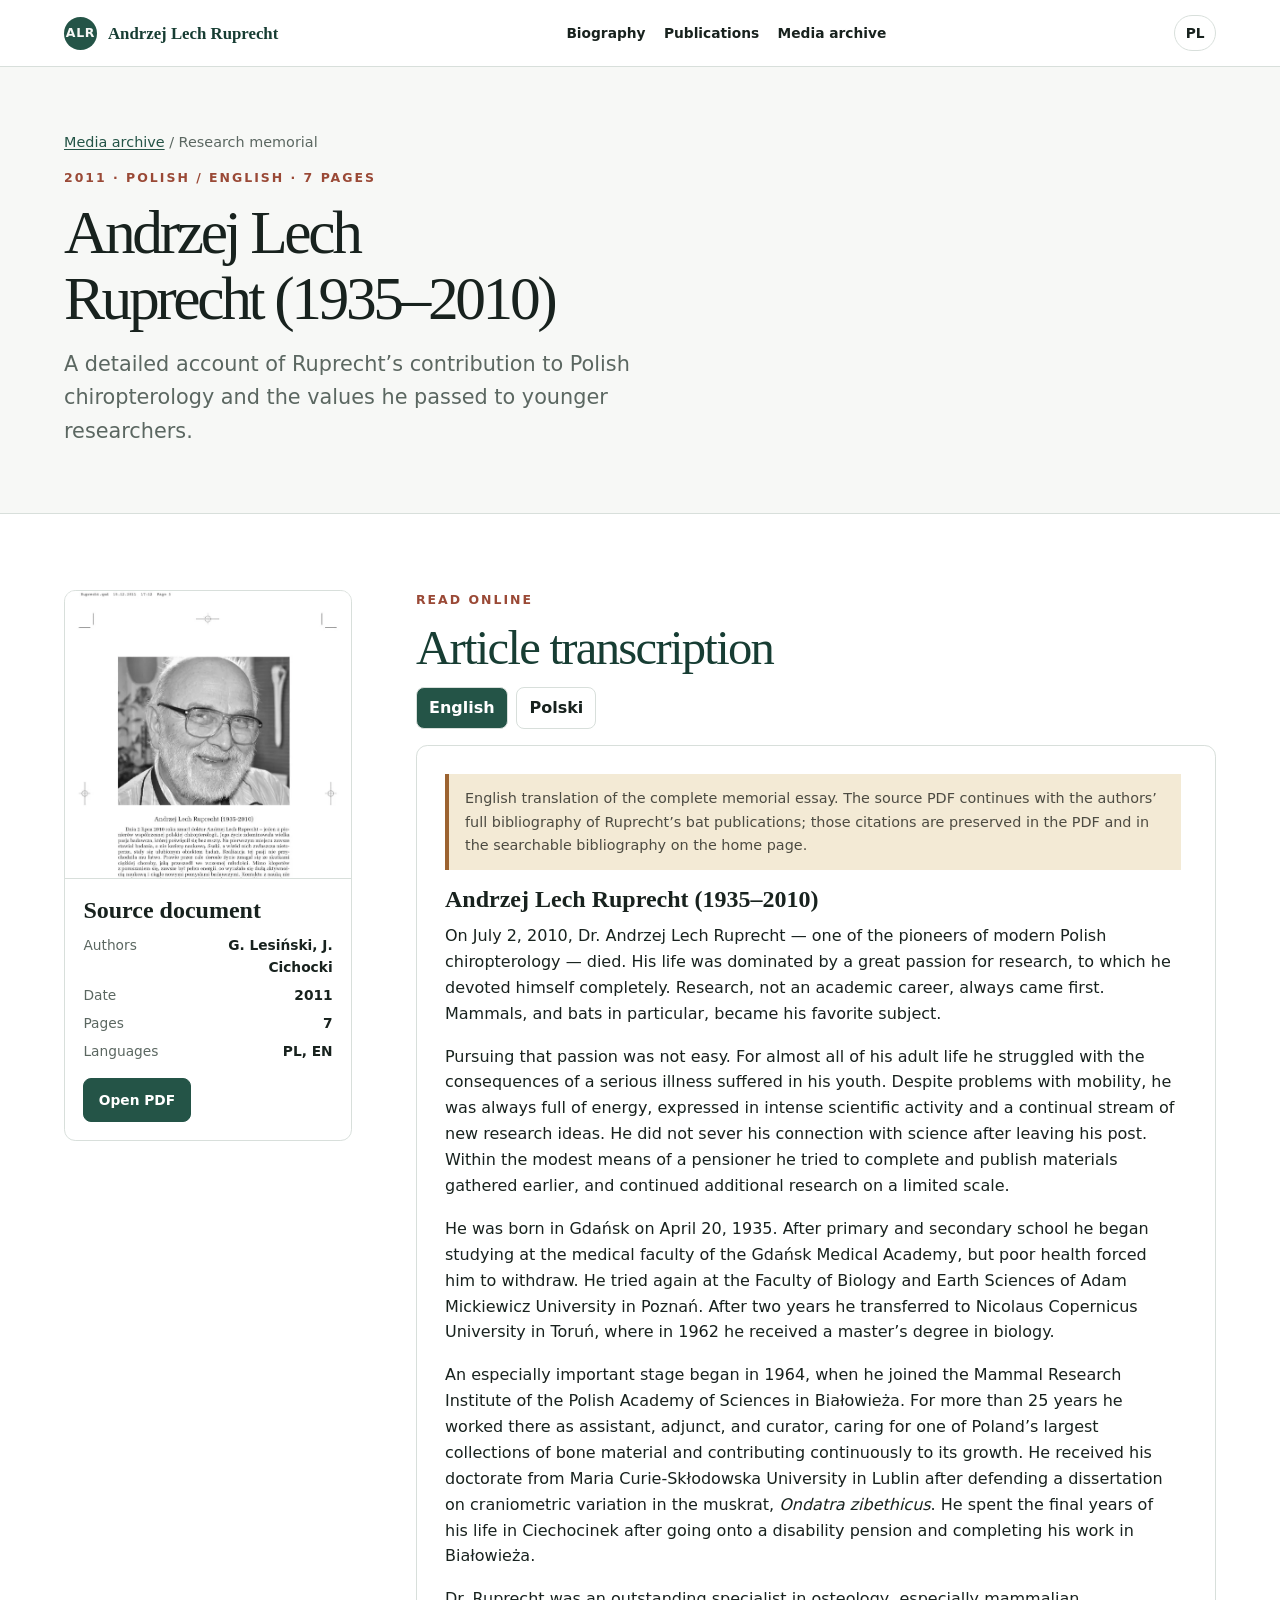
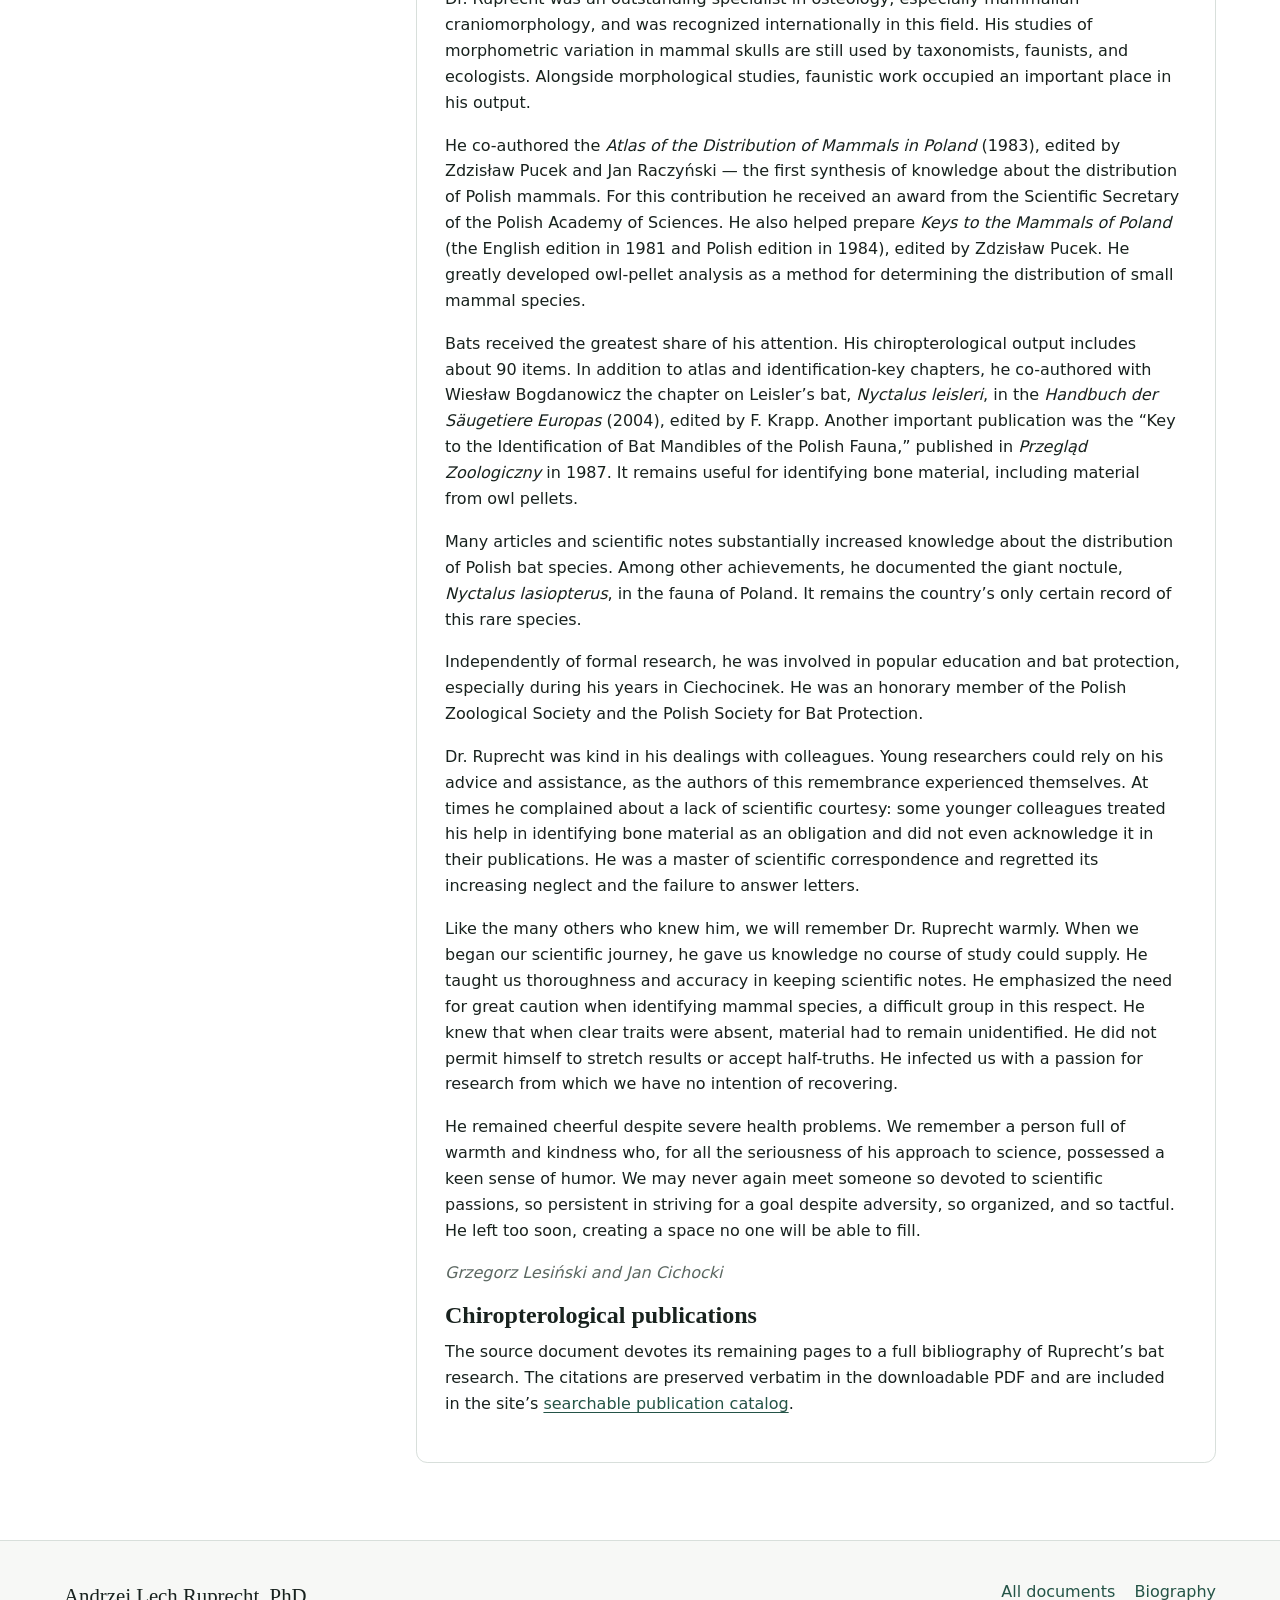
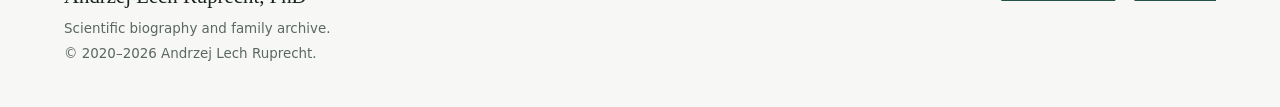
<file: media/chiropterology-memorial/index.html>
<!doctype html>
<html lang="en">
  <head>
    <meta charset="utf-8"><meta name="viewport" content="width=device-width, initial-scale=1">
    <title>Andrzej Lech Ruprecht (1935–2010) — Chiropterological memorial</title>
    <meta name="description" content="Polish transcription and English translation of Grzegorz Lesiński and Jan Cichocki’s memorial to bat researcher Andrzej Lech Ruprecht, with PDF.">
    <link rel="canonical" href="https://andrzejruprecht.github.io/media/chiropterology-memorial/"><link rel="icon" href="/assets/favicon.ico"><link rel="stylesheet" href="/main.css">
  </head>
  <body>
    <a class="skip-link" href="#main">Skip to the main content</a>
    <header class="site-header"><div class="nav-shell"><a class="brand" href="/"><span class="brand-mark" aria-hidden="true">ALR</span><span>Andrzej Lech Ruprecht</span></a><button class="menu-toggle" type="button" data-menu-toggle aria-expanded="false" aria-controls="site-navigation">Menu</button><nav class="site-nav" id="site-navigation" data-site-nav aria-label="Primary navigation"><a href="/#biography">Biography</a><a href="/#publications">Publications</a><a href="/media/">Media archive</a></nav><div class="utility-nav"><a class="language-link" href="#pl" aria-label="Wersja polska">PL</a></div></div></header>
    <main id="main">
      <header class="article-hero"><div class="section-shell"><p class="breadcrumbs"><a href="/media/">Media archive</a> / Research memorial</p><p class="eyebrow">2011 · Polish / English · 7 pages</p><h1>Andrzej Lech Ruprecht (1935–2010)</h1><p class="hero-deck">A detailed account of Ruprecht’s contribution to Polish chiropterology and the values he passed to younger researchers.</p></div></header>
      <section class="section"><div class="section-shell article-layout" data-language-scope>
        <aside class="document-box"><img src="/assets/media/thumbnails/nietoperze.webp" width="900" height="900" alt="First page of the Polish chiropterological memorial"><div class="document-box-body"><h3>Source document</h3><dl><dt>Authors</dt><dd>G. Lesiński, J. Cichocki</dd><dt>Date</dt><dd>2011</dd><dt>Pages</dt><dd>7</dd><dt>Languages</dt><dd>PL, EN</dd></dl><a class="button" href="/assets/media/pdfs/andrzej-lech-ruprecht-1935-2010-nietoperze.pdf" target="_blank" rel="noopener">Open PDF</a></div></aside>
        <article>
          <p class="section-kicker">Read online</p><h2>Article transcription</h2>
          <div class="language-tabs" role="tablist" aria-label="Article language" data-language-tabs><button class="language-tab" role="tab" type="button" id="tab-en" aria-controls="en" aria-selected="true" data-language="en">English</button><button class="language-tab" role="tab" type="button" id="tab-pl" aria-controls="pl" aria-selected="false" data-language="pl">Polski</button></div>
          <section class="transcript-panel" id="en" role="tabpanel" aria-labelledby="tab-en"><div class="transcript-body">
            <p class="transcript-note">English translation of the complete memorial essay. The source PDF continues with the authors’ full bibliography of Ruprecht’s bat publications; those citations are preserved in the PDF and in the searchable bibliography on the home page.</p>
            <h3>Andrzej Lech Ruprecht (1935–2010)</h3>
            <p>On July 2, 2010, Dr. Andrzej Lech Ruprecht — one of the pioneers of modern Polish chiropterology — died. His life was dominated by a great passion for research, to which he devoted himself completely. Research, not an academic career, always came first. Mammals, and bats in particular, became his favorite subject.</p>
            <p>Pursuing that passion was not easy. For almost all of his adult life he struggled with the consequences of a serious illness suffered in his youth. Despite problems with mobility, he was always full of energy, expressed in intense scientific activity and a continual stream of new research ideas. He did not sever his connection with science after leaving his post. Within the modest means of a pensioner he tried to complete and publish materials gathered earlier, and continued additional research on a limited scale.</p>
            <p>He was born in Gdańsk on April 20, 1935. After primary and secondary school he began studying at the medical faculty of the Gdańsk Medical Academy, but poor health forced him to withdraw. He tried again at the Faculty of Biology and Earth Sciences of Adam Mickiewicz University in Poznań. After two years he transferred to Nicolaus Copernicus University in Toruń, where in 1962 he received a master’s degree in biology.</p>
            <p>An especially important stage began in 1964, when he joined the Mammal Research Institute of the Polish Academy of Sciences in Białowieża. For more than 25 years he worked there as assistant, adjunct, and curator, caring for one of Poland’s largest collections of bone material and contributing continuously to its growth. He received his doctorate from Maria Curie-Skłodowska University in Lublin after defending a dissertation on craniometric variation in the muskrat, <em>Ondatra zibethicus</em>. He spent the final years of his life in Ciechocinek after going onto a disability pension and completing his work in Białowieża.</p>
            <p>Dr. Ruprecht was an outstanding specialist in osteology, especially mammalian craniomorphology, and was recognized internationally in this field. His studies of morphometric variation in mammal skulls are still used by taxonomists, faunists, and ecologists. Alongside morphological studies, faunistic work occupied an important place in his output.</p>
            <p>He co-authored the <em>Atlas of the Distribution of Mammals in Poland</em> (1983), edited by Zdzisław Pucek and Jan Raczyński — the first synthesis of knowledge about the distribution of Polish mammals. For this contribution he received an award from the Scientific Secretary of the Polish Academy of Sciences. He also helped prepare <em>Keys to the Mammals of Poland</em> (the English edition in 1981 and Polish edition in 1984), edited by Zdzisław Pucek. He greatly developed owl-pellet analysis as a method for determining the distribution of small mammal species.</p>
            <p>Bats received the greatest share of his attention. His chiropterological output includes about 90 items. In addition to atlas and identification-key chapters, he co-authored with Wiesław Bogdanowicz the chapter on Leisler’s bat, <em>Nyctalus leisleri</em>, in the <em>Handbuch der Säugetiere Europas</em> (2004), edited by F. Krapp. Another important publication was the “Key to the Identification of Bat Mandibles of the Polish Fauna,” published in <em>Przegląd Zoologiczny</em> in 1987. It remains useful for identifying bone material, including material from owl pellets.</p>
            <p>Many articles and scientific notes substantially increased knowledge about the distribution of Polish bat species. Among other achievements, he documented the giant noctule, <em>Nyctalus lasiopterus</em>, in the fauna of Poland. It remains the country’s only certain record of this rare species.</p>
            <p>Independently of formal research, he was involved in popular education and bat protection, especially during his years in Ciechocinek. He was an honorary member of the Polish Zoological Society and the Polish Society for Bat Protection.</p>
            <p>Dr. Ruprecht was kind in his dealings with colleagues. Young researchers could rely on his advice and assistance, as the authors of this remembrance experienced themselves. At times he complained about a lack of scientific courtesy: some younger colleagues treated his help in identifying bone material as an obligation and did not even acknowledge it in their publications. He was a master of scientific correspondence and regretted its increasing neglect and the failure to answer letters.</p>
            <p>Like the many others who knew him, we will remember Dr. Ruprecht warmly. When we began our scientific journey, he gave us knowledge no course of study could supply. He taught us thoroughness and accuracy in keeping scientific notes. He emphasized the need for great caution when identifying mammal species, a difficult group in this respect. He knew that when clear traits were absent, material had to remain unidentified. He did not permit himself to stretch results or accept half-truths. He infected us with a passion for research from which we have no intention of recovering.</p>
            <p>He remained cheerful despite severe health problems. We remember a person full of warmth and kindness who, for all the seriousness of his approach to science, possessed a keen sense of humor. We may never again meet someone so devoted to scientific passions, so persistent in striving for a goal despite adversity, so organized, and so tactful. He left too soon, creating a space no one will be able to fill.</p>
            <p class="byline">Grzegorz Lesiński and Jan Cichocki</p>
            <h3>Chiropterological publications</h3><p>The source document devotes its remaining pages to a full bibliography of Ruprecht’s bat research. The citations are preserved verbatim in the downloadable PDF and are included in the site’s <a href="/#publications">searchable publication catalog</a>.</p>
          </div></section>
          <section class="transcript-panel" id="pl" role="tabpanel" aria-labelledby="tab-pl" lang="pl" hidden><div class="transcript-body">
            <p class="transcript-note">Pełna transkrypcja tekstu wspomnieniowego. Źródłowy PDF zawiera następnie kompletną bibliografię chiropterologiczną; cytowania zachowano w PDF i w wyszukiwalnej bibliografii na stronie głównej.</p>
            <h3>Andrzej Lech Ruprecht (1935–2010)</h3>
            <p>Dnia 2 lipca 2010 roku zmarł doktor Andrzej Lech Ruprecht — jeden z pionierów współczesnej polskiej chiropterologii. Jego życie zdominowała wielka pasja badawcza, której poświęcił się bez reszty. Na pierwszym miejscu zawsze stawiał badania, a nie karierę naukową. Ssaki, a wśród nich zwłaszcza nietoperze, stały się ulubionym obiektem badań.</p>
            <p>Realizacja tej pasji nie przychodziła mu łatwo. Prawie przez całe dorosłe życie zmagał się ze skutkami ciężkiej choroby, jaką przeszedł we wczesnej młodości. Mimo kłopotów z poruszaniem się zawsze był pełen energii, co wyrażało się dużą aktywnością naukową i ciągle nowymi pomysłami badawczymi. Kontaktu z nauką nie zerwał nawet po zakończeniu pracy. W miarę skromnych możliwości rencisty starał się opracowywać zebrane wcześniej materiały i publikować. Prowadził też nadal, oczywiście w ograniczonym zakresie, dodatkowe badania naukowe.</p>
            <p>Urodził się 20 kwietnia 1935 roku w Gdańsku, gdzie po skończeniu szkoły podstawowej i liceum podjął studia na Wydziale Lekarskim Akademii Medycznej. Musiał z nich zrezygnować ze względu na zły stan zdrowia. Podjął kolejną próbę studiowania na Wydziale Biologii i Nauk o Ziemi Uniwersytetu im. Adama Mickiewicza w Poznaniu. Po dwóch latach przeniósł się na Uniwersytet Mikołaja Kopernika w Toruniu, gdzie w 1962 roku uzyskał tytuł magistra biologii.</p>
            <p>Szczególnie istotny etap życia doktora Ruprechta rozpoczął się w 1964 roku, gdy podjął pracę w Zakładzie Badania Ssaków Polskiej Akademii Nauk w Białowieży. Przez ponad 25 lat pracował tam na etacie asystenta, adiunkta i kustosza, mając pod opieką jedną z największych w Polsce kolekcji materiałów kostnych. Przez wiele lat przyczyniał się do jej wzbogacania. Stopień doktora nauk biologicznych uzyskał na Uniwersytecie Marii Curie-Skłodowskiej w Lublinie po obronie rozprawy dotyczącej zmienności kraniometrycznej piżmaka <em>Ondatra zibethicus</em>. Ostatnie lata życia spędził w Ciechocinku, do którego przeprowadził się po przejściu na rentę inwalidzką i zakończeniu pracy w Białowieży.</p>
            <p>Doktor Ruprecht był wybitnym specjalistą w zakresie osteologii, zwłaszcza kraniomorfologii ssaków. W tej dziedzinie należał do uznanych międzynarodowych autorytetów. Jego prace na temat zmienności morfometrycznej czaszek ssaków są do dziś wykorzystywane przez taksonomów, faunistów i ekologów. Oprócz publikacji z zakresu zmienności morfologicznej ważne miejsce zajęły opracowania faunistyczne.</p>
            <p>Był współautorem <em>Atlasu rozmieszczenia ssaków w Polsce</em> (1983) pod redakcją Zdzisława Pucka i Jana Raczyńskiego. Dzieło to było pierwszym podsumowaniem wiedzy o rozmieszczeniu tej grupy zwierząt w naszym kraju. Za udział otrzymał nagrodę Sekretarza Naukowego PAN. Uczestniczył też w przygotowaniu <em>Klucza do oznaczania ssaków w Polsce</em> — wersji angielskiej z 1981 roku i polskiej z 1984 roku — pod redakcją Zdzisława Pucka. Bardzo rozwinął metodę analizy zrzutek sów i jej zastosowanie do określania rozmieszczenia gatunków drobnych ssaków.</p>
            <p>Najwięcej uwagi w swoich badaniach poświęcił nietoperzom. Jego dorobek chiropterologiczny obejmuje około 90 pozycji. Oprócz rozdziałów w atlasie i kluczu przygotował z Wiesławem Bogdanowiczem rozdział o borowiaczku <em>Nyctalus leisleri</em> w <em>Handbuch der Säugetiere Europas</em> (2004) pod redakcją F. Krappa. Ważną publikacją był też „Klucz do oznaczania żuchw nietoperzy fauny Polski” zamieszczony w <em>Przeglądzie Zoologicznym</em> w 1987 roku. Do dziś jest przydatny przy oznaczaniu materiału kostnego, na przykład pochodzącego ze zrzutek sów.</p>
            <p>Wiele prac i notatek naukowych wydatnie powiększyło wiedzę o rozmieszczeniu krajowych gatunków nietoperzy. Między innymi udało mu się stwierdzić w faunie Polski obecność borowca olbrzymiego <em>Nyctalus lasiopterus</em>. Do dziś pozostaje to jedynym pewnym stwierdzeniem tego rzadkiego gatunku w naszym kraju.</p>
            <p>Niezależnie od działalności naukowej był zaangażowany w popularyzację wiedzy i ochronę nietoperzy, szczególnie w ostatnim okresie życia w Ciechocinku. Był Członkiem Honorowym Polskiego Towarzystwa Zoologicznego i Ogólnopolskiego Towarzystwa Ochrony Nietoperzy.</p>
            <p>Doktora Ruprechta charakteryzowała życzliwość w kontaktach z kolegami po fachu. Młodzi badacze mogli liczyć na jego pomoc i radę, o czym mogli się przekonać również autorzy tego wspomnienia. Czasem narzekał z powodu braku kultury naukowej. Zdarzało się, że niektórzy młodsi koledzy jego pomoc w oznaczaniu materiału kostnego traktowali jak obowiązek, za który nawet nie podziękowali w publikacji. Był mistrzem korespondencji naukowej. Bolało go, gdy coraz częściej spotykał się z lekceważeniem tej dziedziny i nieodpowiadaniem na listy.</p>
            <p>Podobnie jak wiele innych osób, które miały możliwość poznać doktora Ruprechta, będziemy wspominać go bardzo serdecznie. Gdy rozpoczynaliśmy przygodę naukową, przekazał nam wiedzę, jakiej nie dostarczają żadne studia. Nauczył nas skrupulatności i dokładności w prowadzeniu notatek naukowych. Zwracał uwagę na zachowanie dużej ostrożności przy oznaczaniu gatunków ssaków, które są pod tym względem grupą niełatwą. Wiedział, że przy braku wyraźnych cech trzeba uznać materiał za nieoznaczalny. Nie pozwalał sobie na naciąganie wyników i półprawdy. Zaraził nas pasją badawczą, z której nie zamierzamy się wyleczyć.</p>
            <p>Był człowiekiem pogodnym mimo dokuczających mu problemów zdrowotnych. W naszej pamięci pozostanie osobą pełną ciepła i życzliwości, a przy całej powadze naukowego podejścia — niepozbawioną poczucia humoru. Człowieka tak oddanego pasjom naukowym, tak upartego w dążeniu do celu mimo przeciwności losu, tak uporządkowanego i taktownego chyba nie uda nam się już spotkać. Odszedł przedwcześnie, pozostawiając lukę, której nikt nie będzie w stanie zapełnić.</p>
            <p class="byline">Grzegorz Lesiński, Jan Cichocki</p>
            <h3>Publikacje chiropterologiczne</h3><p>Pozostałe strony źródłowego dokumentu zawierają pełną bibliografię prac dotyczących nietoperzy. Cytowania zachowano w pliku PDF i w <a href="/#publications">wyszukiwalnym katalogu publikacji</a>.</p>
          </div></section>
        </article>
      </div></section>
    </main>
    <footer class="site-footer"><div class="footer-shell"><div><p class="footer-title">Andrzej Lech Ruprecht, PhD</p><p class="footer-small">Scientific biography and family archive.</p><p class="footer-small">© 2020–<span data-current-year></span> Andrzej Lech Ruprecht.</p></div><nav class="footer-links" aria-label="Archive links"><a href="/media/">All documents</a><a href="/">Biography</a></nav></div></footer>
    <script src="/script.js" defer></script>
  </body>
</html>
</file>
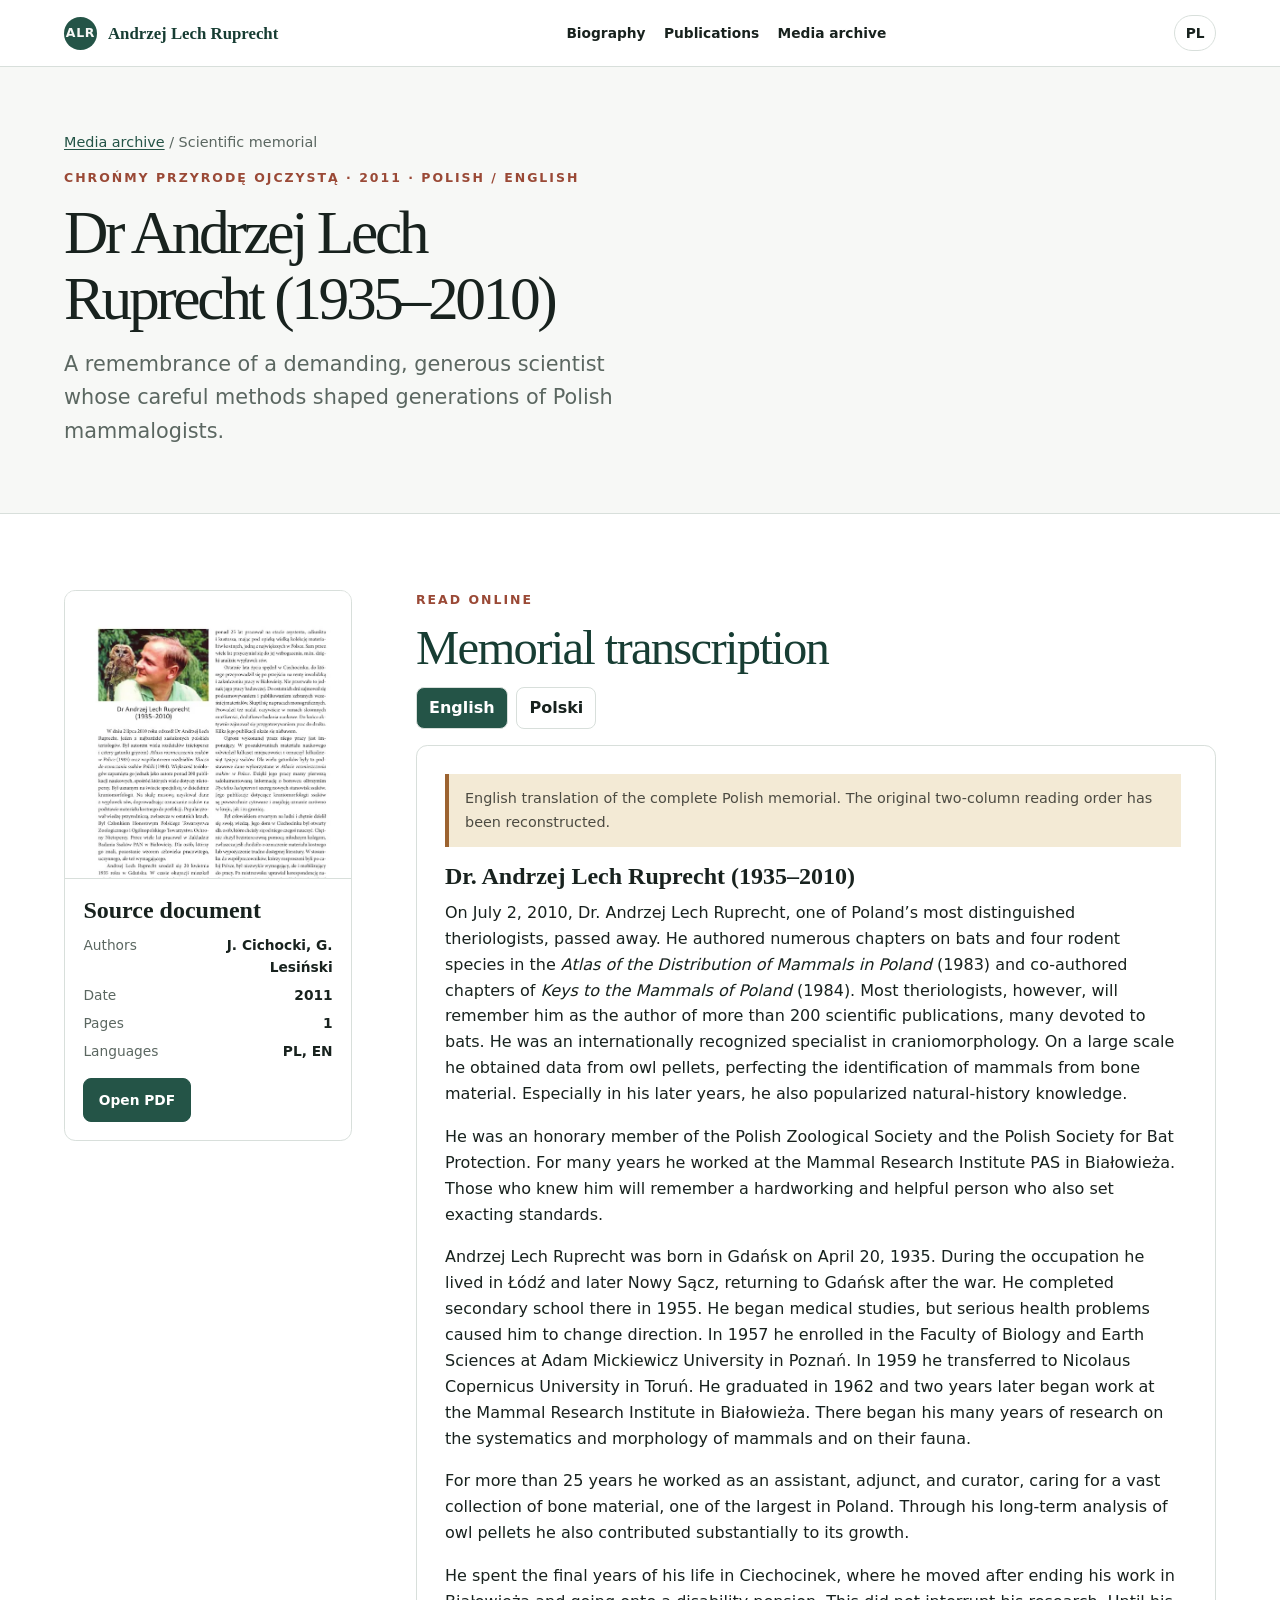
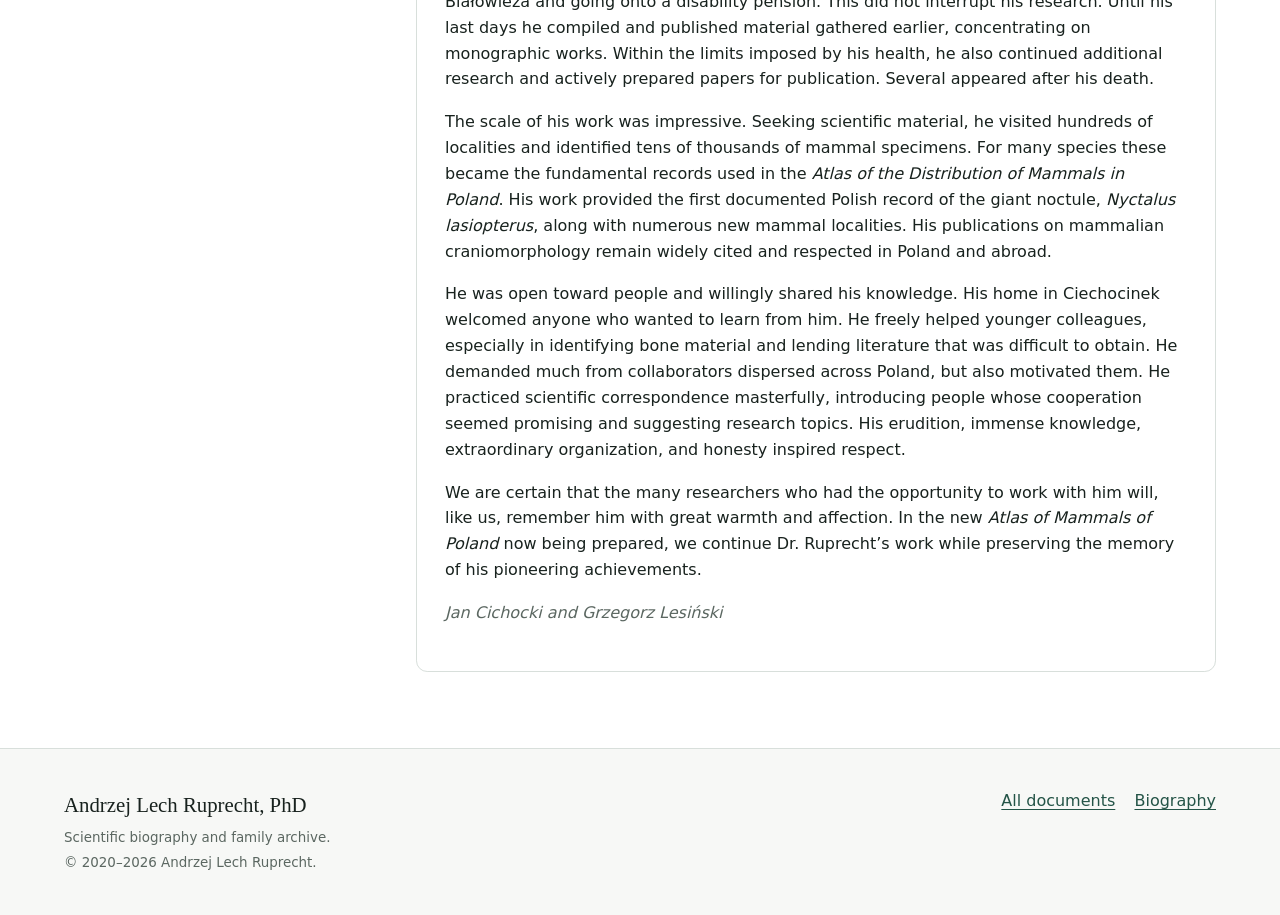
<file: media/chronmy-przyrode/index.html>
<!doctype html>
<html lang="en">
  <head>
    <meta charset="utf-8"><meta name="viewport" content="width=device-width, initial-scale=1">
    <title>Dr Andrzej Lech Ruprecht (1935–2010) — Chrońmy Przyrodę Ojczystą</title>
    <meta name="description" content="Polish transcription and English translation of Jan Cichocki and Grzegorz Lesiński’s memorial for Andrzej Lech Ruprecht, with PDF.">
    <link rel="canonical" href="https://andrzejruprecht.github.io/media/chronmy-przyrode/"><link rel="icon" href="/assets/favicon.ico"><link rel="stylesheet" href="/main.css">
  </head>
  <body>
    <a class="skip-link" href="#main">Skip to the main content</a>
    <header class="site-header"><div class="nav-shell"><a class="brand" href="/"><span class="brand-mark" aria-hidden="true">ALR</span><span>Andrzej Lech Ruprecht</span></a><button class="menu-toggle" type="button" data-menu-toggle aria-expanded="false" aria-controls="site-navigation">Menu</button><nav class="site-nav" id="site-navigation" data-site-nav aria-label="Primary navigation"><a href="/#biography">Biography</a><a href="/#publications">Publications</a><a href="/media/">Media archive</a></nav><div class="utility-nav"><a class="language-link" href="#pl" aria-label="Wersja polska">PL</a></div></div></header>
    <main id="main">
      <header class="article-hero"><div class="section-shell"><p class="breadcrumbs"><a href="/media/">Media archive</a> / Scientific memorial</p><p class="eyebrow">Chrońmy Przyrodę Ojczystą · 2011 · Polish / English</p><h1>Dr Andrzej Lech Ruprecht (1935–2010)</h1><p class="hero-deck">A remembrance of a demanding, generous scientist whose careful methods shaped generations of Polish mammalogists.</p></div></header>
      <section class="section"><div class="section-shell article-layout" data-language-scope>
        <aside class="document-box"><img src="/assets/media/thumbnails/chronmy.webp" width="900" height="900" alt="One-page memorial for Andrzej Lech Ruprecht"><div class="document-box-body"><h3>Source document</h3><dl><dt>Authors</dt><dd>J. Cichocki, G. Lesiński</dd><dt>Date</dt><dd>2011</dd><dt>Pages</dt><dd>1</dd><dt>Languages</dt><dd>PL, EN</dd></dl><a class="button" href="/assets/media/pdfs/chronmy-przyrode-andrzej-lech-ruprecht.pdf" target="_blank" rel="noopener">Open PDF</a></div></aside>
        <article>
          <p class="section-kicker">Read online</p><h2>Memorial transcription</h2>
          <div class="language-tabs" role="tablist" aria-label="Article language" data-language-tabs><button class="language-tab" role="tab" type="button" id="tab-en" aria-controls="en" aria-selected="true" data-language="en">English</button><button class="language-tab" role="tab" type="button" id="tab-pl" aria-controls="pl" aria-selected="false" data-language="pl">Polski</button></div>
          <section class="transcript-panel" id="en" role="tabpanel" aria-labelledby="tab-en"><div class="transcript-body">
            <p class="transcript-note">English translation of the complete Polish memorial. The original two-column reading order has been reconstructed.</p>
            <h3>Dr. Andrzej Lech Ruprecht (1935–2010)</h3>
            <p>On July 2, 2010, Dr. Andrzej Lech Ruprecht, one of Poland’s most distinguished theriologists, passed away. He authored numerous chapters on bats and four rodent species in the <em>Atlas of the Distribution of Mammals in Poland</em> (1983) and co-authored chapters of <em>Keys to the Mammals of Poland</em> (1984). Most theriologists, however, will remember him as the author of more than 200 scientific publications, many devoted to bats. He was an internationally recognized specialist in craniomorphology. On a large scale he obtained data from owl pellets, perfecting the identification of mammals from bone material. Especially in his later years, he also popularized natural-history knowledge.</p>
            <p>He was an honorary member of the Polish Zoological Society and the Polish Society for Bat Protection. For many years he worked at the Mammal Research Institute PAS in Białowieża. Those who knew him will remember a hardworking and helpful person who also set exacting standards.</p>
            <p>Andrzej Lech Ruprecht was born in Gdańsk on April 20, 1935. During the occupation he lived in Łódź and later Nowy Sącz, returning to Gdańsk after the war. He completed secondary school there in 1955. He began medical studies, but serious health problems caused him to change direction. In 1957 he enrolled in the Faculty of Biology and Earth Sciences at Adam Mickiewicz University in Poznań. In 1959 he transferred to Nicolaus Copernicus University in Toruń. He graduated in 1962 and two years later began work at the Mammal Research Institute in Białowieża. There began his many years of research on the systematics and morphology of mammals and on their fauna.</p>
            <p>For more than 25 years he worked as an assistant, adjunct, and curator, caring for a vast collection of bone material, one of the largest in Poland. Through his long-term analysis of owl pellets he also contributed substantially to its growth.</p>
            <p>He spent the final years of his life in Ciechocinek, where he moved after ending his work in Białowieża and going onto a disability pension. This did not interrupt his research. Until his last days he compiled and published material gathered earlier, concentrating on monographic works. Within the limits imposed by his health, he also continued additional research and actively prepared papers for publication. Several appeared after his death.</p>
            <p>The scale of his work was impressive. Seeking scientific material, he visited hundreds of localities and identified tens of thousands of mammal specimens. For many species these became the fundamental records used in the <em>Atlas of the Distribution of Mammals in Poland</em>. His work provided the first documented Polish record of the giant noctule, <em>Nyctalus lasiopterus</em>, along with numerous new mammal localities. His publications on mammalian craniomorphology remain widely cited and respected in Poland and abroad.</p>
            <p>He was open toward people and willingly shared his knowledge. His home in Ciechocinek welcomed anyone who wanted to learn from him. He freely helped younger colleagues, especially in identifying bone material and lending literature that was difficult to obtain. He demanded much from collaborators dispersed across Poland, but also motivated them. He practiced scientific correspondence masterfully, introducing people whose cooperation seemed promising and suggesting research topics. His erudition, immense knowledge, extraordinary organization, and honesty inspired respect.</p>
            <p>We are certain that the many researchers who had the opportunity to work with him will, like us, remember him with great warmth and affection. In the new <em>Atlas of Mammals of Poland</em> now being prepared, we continue Dr. Ruprecht’s work while preserving the memory of his pioneering achievements.</p>
            <p class="byline">Jan Cichocki and Grzegorz Lesiński</p>
          </div></section>
          <section class="transcript-panel" id="pl" role="tabpanel" aria-labelledby="tab-pl" lang="pl" hidden><div class="transcript-body">
            <p class="transcript-note">Pełna, opracowana transkrypcja. Przywrócono kolejność czytania tekstu z dwóch kolumn.</p>
            <h3>Dr Andrzej Lech Ruprecht (1935–2010)</h3>
            <p>W dniu 2 lipca 2010 roku odszedł dr Andrzej Lech Ruprecht, jeden z najbardziej zasłużonych polskich teriologów. Był autorem wielu rozdziałów — o nietoperzach i czterech gatunkach gryzoni — <em>Atlasu rozmieszczenia ssaków w Polsce</em> (1983) oraz współautorem rozdziałów <em>Klucza do oznaczania ssaków Polski</em> (1984). Większość teriologów zapamięta go jednak jako autora ponad 200 publikacji naukowych, spośród których wiele dotyczy nietoperzy. Był uznanym na świecie specjalistą w dziedzinie kraniomorfologii. Na wielką skalę uzyskiwał dane z wypluwek sów, doprowadzając oznaczanie ssaków na podstawie materiału kostnego do perfekcji. Popularyzował wiedzę przyrodniczą, zwłaszcza w ostatnich latach.</p>
            <p>Był Członkiem Honorowym Polskiego Towarzystwa Zoologicznego i Ogólnopolskiego Towarzystwa Ochrony Nietoperzy. Przez wiele lat pracował w Zakładzie Badania Ssaków PAN w Białowieży. Dla osób, które go znały, pozostanie wzorem człowieka pracowitego, uczynnego, ale też wymagającego.</p>
            <p>Andrzej Lech Ruprecht urodził się 20 kwietnia 1935 roku w Gdańsku. W czasie okupacji mieszkał w Łodzi, potem w Nowym Sączu, skąd po wojnie wrócił do Gdańska. Tam w 1955 roku ukończył szkołę średnią. Podjął studia na Wydziale Lekarskim, jednak ze względu na poważne problemy zdrowotne zmienił kierunek studiów. W 1957 roku rozpoczął studia na Wydziale Biologii i Nauk o Ziemi Uniwersytetu im. Adama Mickiewicza w Poznaniu. W 1959 roku przeniósł się na Uniwersytet Mikołaja Kopernika w Toruniu. W 1962 roku ukończył studia, a dwa lata później podjął pracę w Zakładzie Badania Ssaków w Białowieży. Tam rozpoczęła się jego wieloletnia praca nad systematyką i morfologią ssaków oraz badania faunistyczne.</p>
            <p>Przez ponad 25 lat pracował na etacie asystenta, adiunkta i kustosza, mając pod opieką wielką kolekcję materiałów kostnych, jedną z największych w Polsce. Sam przez wiele lat przyczyniał się do jej wzbogacania, między innymi dzięki analizie wypluwek sów.</p>
            <p>Ostatnie lata życia spędził w Ciechocinku, do którego przeprowadził się po przejściu na rentę inwalidzką i zakończeniu pracy w Białowieży. Nie przerwało to jednak jego pracy badawczej. Do ostatnich dni zajmował się podsumowywaniem i publikowaniem zebranych wcześniej materiałów. Skupił się na pracach monograficznych. Prowadził też nadal, oczywiście w ramach skromnych możliwości, dodatkowe badania naukowe. Do końca aktywnie przygotowywał prace do druku. Kilka jego publikacji ukazało się już po śmierci.</p>
            <p>Ogrom wykonanej przez niego pracy jest imponujący. W poszukiwaniu materiału naukowego odwiedził kilkaset miejscowości i oznaczył kilkadziesiąt tysięcy ssaków. Dla wielu gatunków były to podstawowe dane wykorzystane w <em>Atlasie rozmieszczenia ssaków w Polsce</em>. Dzięki jego pracy mamy pierwszą udokumentowaną informację o borowcu olbrzymim <em>Nyctalus lasiopterus</em> i szereg nowych stanowisk ssaków. Jego publikacje dotyczące kraniomorfologii ssaków są powszechnie cytowane i znajdują uznanie zarówno w kraju, jak i za granicą.</p>
            <p>Był człowiekiem otwartym na ludzi i chętnie dzielił się swoją wiedzą. Jego dom w Ciechocinku był otwarty dla osób, które chciały się od niego czegoś nauczyć. Chętnie służył bezinteresowną pomocą młodszym kolegom, zwłaszcza przy oznaczaniu materiału kostnego lub wypożyczaniu trudno dostępnej literatury. W stosunku do współpracowników rozproszonych po całej Polsce był niezwykle wymagający, ale i mobilizujący. Po mistrzowsku uprawiał korespondencję naukową. Kontaktował ze sobą osoby, dla których widział interesujące perspektywy współpracy, i podpowiadał tematy badawcze. Imponował erudycją, olbrzymią wiedzą, niezwykłym zorganizowaniem i uczciwością.</p>
            <p>Jesteśmy pewni, że wielu badaczy, którzy mieli okazję z nim współpracować, będzie, podobnie jak my, wspominać go bardzo ciepło i serdecznie. W powstającym nowym <em>Atlasie ssaków Polski</em> kontynuujemy pracę doktora Ruprechta, zachowując pamięć o jego pionierskich osiągnięciach.</p>
            <p class="byline">Jan Cichocki, Grzegorz Lesiński</p>
          </div></section>
        </article>
      </div></section>
    </main>
    <footer class="site-footer"><div class="footer-shell"><div><p class="footer-title">Andrzej Lech Ruprecht, PhD</p><p class="footer-small">Scientific biography and family archive.</p><p class="footer-small">© 2020–<span data-current-year></span> Andrzej Lech Ruprecht.</p></div><nav class="footer-links" aria-label="Archive links"><a href="/media/">All documents</a><a href="/">Biography</a></nav></div></footer>
    <script src="/script.js" defer></script>
  </body>
</html>
</file>
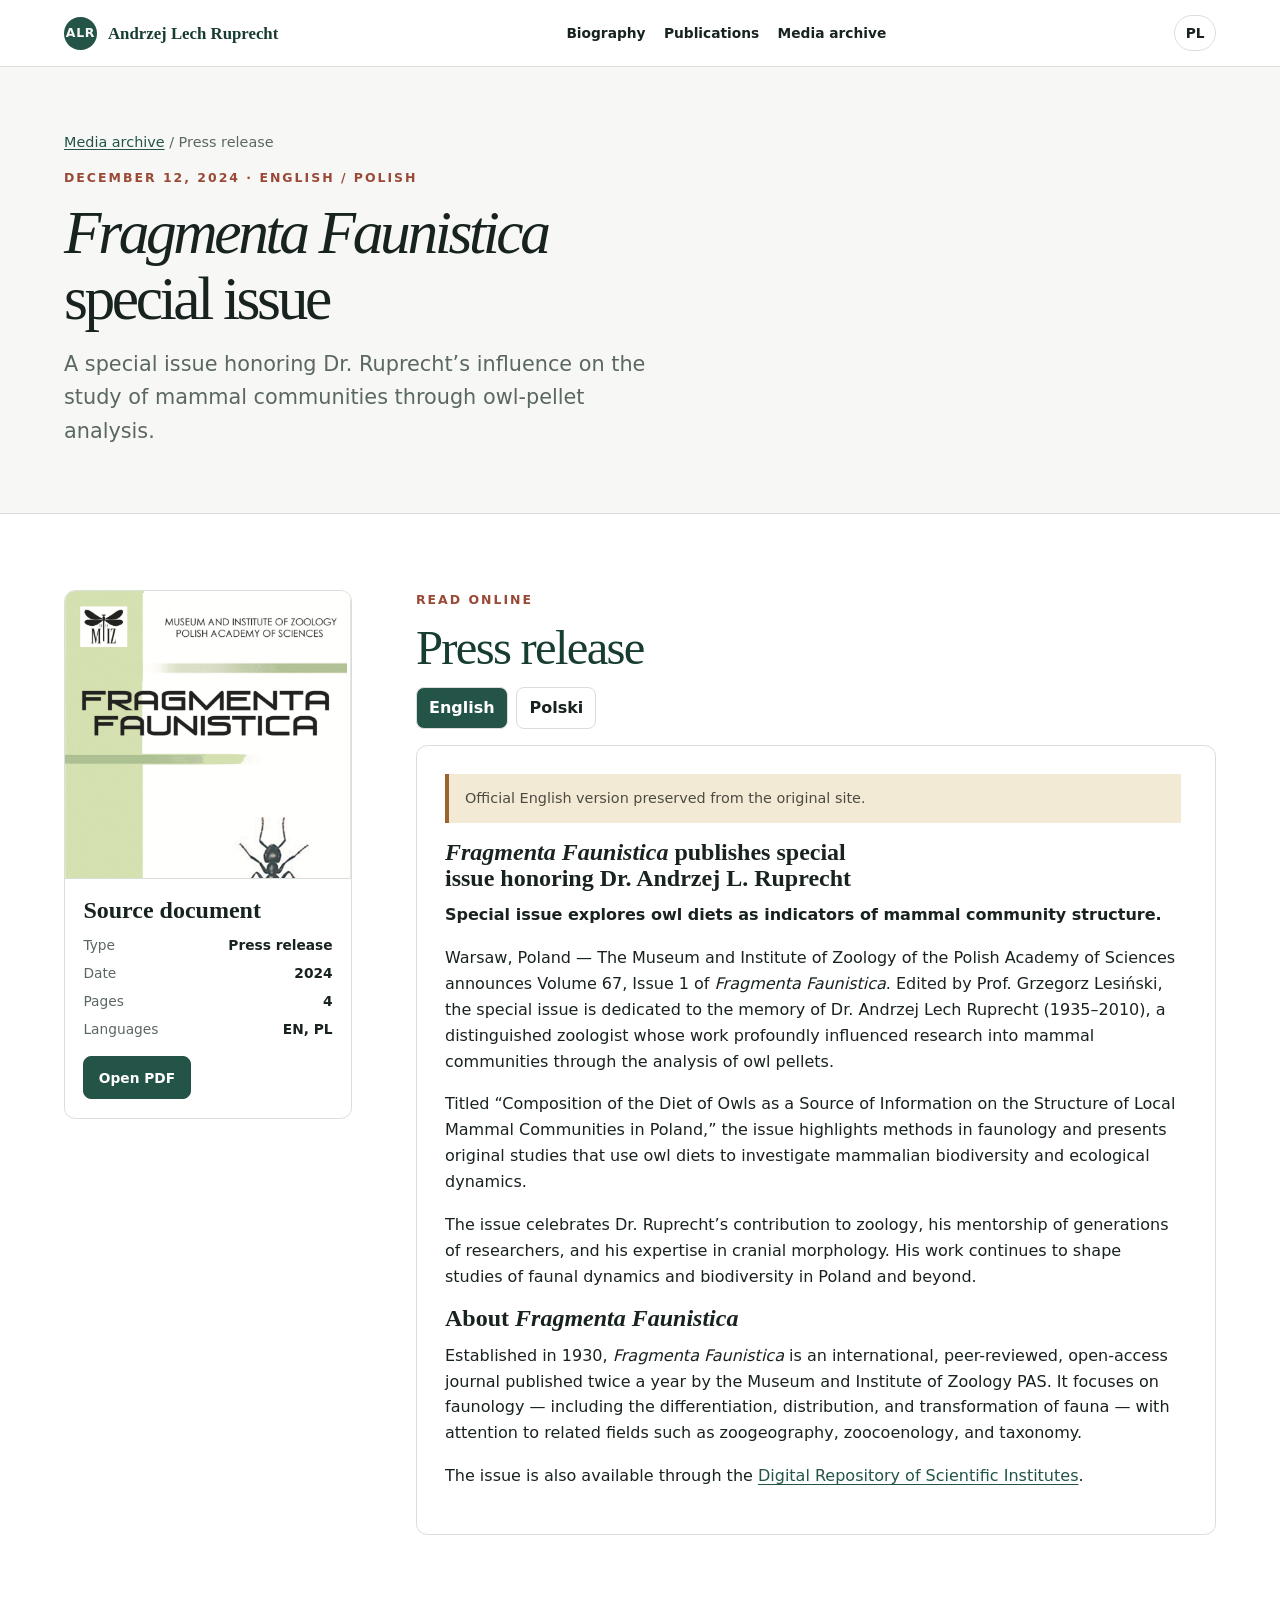
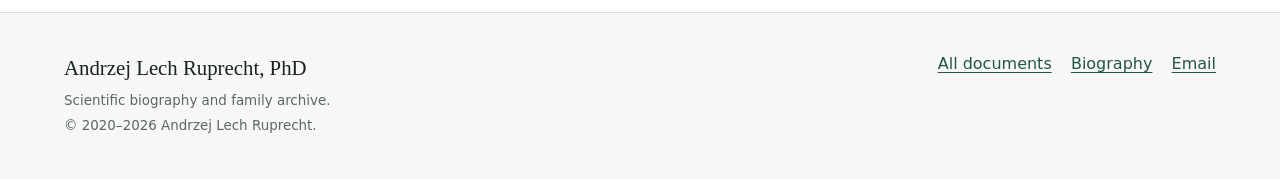
<file: media/fragmenta-faunistica/index.html>
<!doctype html>
<html lang="en">
  <head>
    <meta charset="utf-8">
    <meta name="viewport" content="width=device-width, initial-scale=1">
    <title>Fragmenta Faunistica special issue — Media archive</title>
    <meta name="description" content="Bilingual press release for the 2024 Fragmenta Faunistica special issue honoring Andrzej Lech Ruprecht, with the source PDF.">
    <link rel="canonical" href="https://andrzejruprecht.github.io/media/fragmenta-faunistica/">
    <link rel="icon" href="/assets/favicon.ico">
    <link rel="stylesheet" href="/main.css">
  </head>
  <body>
    <a class="skip-link" href="#main">Skip to the main content</a>
    <header class="site-header"><div class="nav-shell"><a class="brand" href="/"><span class="brand-mark" aria-hidden="true">ALR</span><span>Andrzej Lech Ruprecht</span></a><button class="menu-toggle" type="button" data-menu-toggle aria-expanded="false" aria-controls="site-navigation">Menu</button><nav class="site-nav" id="site-navigation" data-site-nav aria-label="Primary navigation"><a href="/#biography">Biography</a><a href="/#publications">Publications</a><a href="/media/">Media archive</a></nav><div class="utility-nav"><a class="language-link" href="#pl" aria-label="Wersja polska">PL</a></div></div></header>
    <main id="main">
      <header class="article-hero"><div class="section-shell"><p class="breadcrumbs"><a href="/media/">Media archive</a> / Press release</p><p class="eyebrow">December 12, 2024 · English / Polish</p><h1><em>Fragmenta Faunistica</em> special issue</h1><p class="hero-deck">A special issue honoring Dr. Ruprecht’s influence on the study of mammal communities through owl-pellet analysis.</p></div></header>
      <section class="section"><div class="section-shell article-layout" data-language-scope>
        <aside class="document-box"><img src="/assets/media/thumbnails/fragmenta-faunistica.png" width="900" height="900" alt="Cover image for the Fragmenta Faunistica special issue"><div class="document-box-body"><h3>Source document</h3><dl><dt>Type</dt><dd>Press release</dd><dt>Date</dt><dd>2024</dd><dt>Pages</dt><dd>4</dd><dt>Languages</dt><dd>EN, PL</dd></dl><a class="button" href="/assets/media/pdfs/fragmenta-faunistica-special-issue.pdf" target="_blank" rel="noopener">Open PDF</a></div></aside>
        <article>
          <p class="section-kicker">Read online</p>
          <h2>Press release</h2>
          <div class="language-tabs" role="tablist" aria-label="Article language" data-language-tabs><button class="language-tab" role="tab" type="button" id="tab-en" aria-controls="en" aria-selected="true" data-language="en">English</button><button class="language-tab" role="tab" type="button" id="tab-pl" aria-controls="pl" aria-selected="false" data-language="pl">Polski</button></div>
          <section class="transcript-panel" id="en" role="tabpanel" aria-labelledby="tab-en">
            <div class="transcript-body"><p class="transcript-note">Official English version preserved from the original site.</p><h3><em>Fragmenta Faunistica</em> publishes special issue honoring Dr. Andrzej L. Ruprecht</h3><p><strong>Special issue explores owl diets as indicators of mammal community structure.</strong></p><p>Warsaw, Poland — The Museum and Institute of Zoology of the Polish Academy of Sciences announces Volume 67, Issue 1 of <em>Fragmenta Faunistica</em>. Edited by Prof. Grzegorz Lesiński, the special issue is dedicated to the memory of Dr. Andrzej Lech Ruprecht (1935–2010), a distinguished zoologist whose work profoundly influenced research into mammal communities through the analysis of owl pellets.</p><p>Titled “Composition of the Diet of Owls as a Source of Information on the Structure of Local Mammal Communities in Poland,” the issue highlights methods in faunology and presents original studies that use owl diets to investigate mammalian biodiversity and ecological dynamics.</p><p>The issue celebrates Dr. Ruprecht’s contribution to zoology, his mentorship of generations of researchers, and his expertise in cranial morphology. His work continues to shape studies of faunal dynamics and biodiversity in Poland and beyond.</p><h3>About <em>Fragmenta Faunistica</em></h3><p>Established in 1930, <em>Fragmenta Faunistica</em> is an international, peer-reviewed, open-access journal published twice a year by the Museum and Institute of Zoology PAS. It focuses on faunology — including the differentiation, distribution, and transformation of fauna — with attention to related fields such as zoogeography, zoocoenology, and taxonomy.</p><p>The issue is also available through the <a href="https://rcin.org.pl/miiz/dlibra/publication/279989/edition/243024" target="_blank" rel="noopener">Digital Repository of Scientific Institutes</a>.</p></div>
          </section>
          <section class="transcript-panel" id="pl" role="tabpanel" aria-labelledby="tab-pl" lang="pl" hidden>
            <div class="transcript-body"><p class="transcript-note">Oficjalna polska wersja zachowana z pierwotnej strony.</p><h3><em>Fragmenta Faunistica</em> publikuje specjalne wydanie poświęcone dr. Andrzejowi L. Ruprechtowi</h3><p><strong>Specjalne wydanie przedstawia dietę sów jako źródło informacji o strukturze lokalnych zespołów ssaków.</strong></p><p>Warszawa — Muzeum i Instytut Zoologii Polskiej Akademii Nauk ogłasza publikację tomu 67, numeru 1 czasopisma <em>Fragmenta Faunistica</em>. To specjalne wydanie pod redakcją prof. Grzegorza Lesińskiego poświęcono pamięci dr. Andrzeja Lecha Ruprechta (1935–2010), wybitnego zoologa, którego prace znacząco wpłynęły na badania zespołów ssaków prowadzone metodą analizy wypluwek sów.</p><p>Wydanie zatytułowane „Skład diety sów jako źródło informacji o strukturze lokalnych zespołów ssaków w Polsce” prezentuje metody stosowane w faunologii oraz oryginalne badania wykorzystujące dietę sów do poznawania różnorodności ssaków i dynamiki ekologicznej.</p><p>Tom przypomina wkład dr. Ruprechta w zoologię, jego wsparcie dla kolejnych pokoleń badaczy i wiedzę z zakresu kraniomorfologii. Jego dorobek nadal kształtuje badania nad fauną i bioróżnorodnością w Polsce i poza jej granicami.</p><h3>O czasopiśmie <em>Fragmenta Faunistica</em></h3><p><em>Fragmenta Faunistica</em>, założone w 1930 roku, jest międzynarodowym, recenzowanym czasopismem naukowym w otwartym dostępie, wydawanym dwa razy w roku przez Muzeum i Instytut Zoologii PAN. Czasopismo koncentruje się na faunologii — zróżnicowaniu, rozmieszczeniu i przemianach fauny — oraz naukach pokrewnych, takich jak zoogeografia, zoocenologia i taksonomia.</p><p>Wydanie jest również dostępne w <a href="https://rcin.org.pl/miiz/dlibra/publication/279989/edition/243024" target="_blank" rel="noopener">Cyfrowym Repozytorium Instytutów Naukowych</a>.</p></div>
          </section>
        </article>
      </div></section>
    </main>
    <footer class="site-footer"><div class="footer-shell"><div><p class="footer-title">Andrzej Lech Ruprecht, PhD</p><p class="footer-small">Scientific biography and family archive.</p><p class="footer-small">© 2020–<span data-current-year></span> Andrzej Lech Ruprecht.</p></div><nav class="footer-links" aria-label="Archive links"><a href="/media/">All documents</a><a href="/">Biography</a><a href="mailto:DrAndrzejRuprecht@gmail.com">Email</a></nav></div></footer>
    <script src="/script.js" defer></script>
  </body>
</html>
</file>
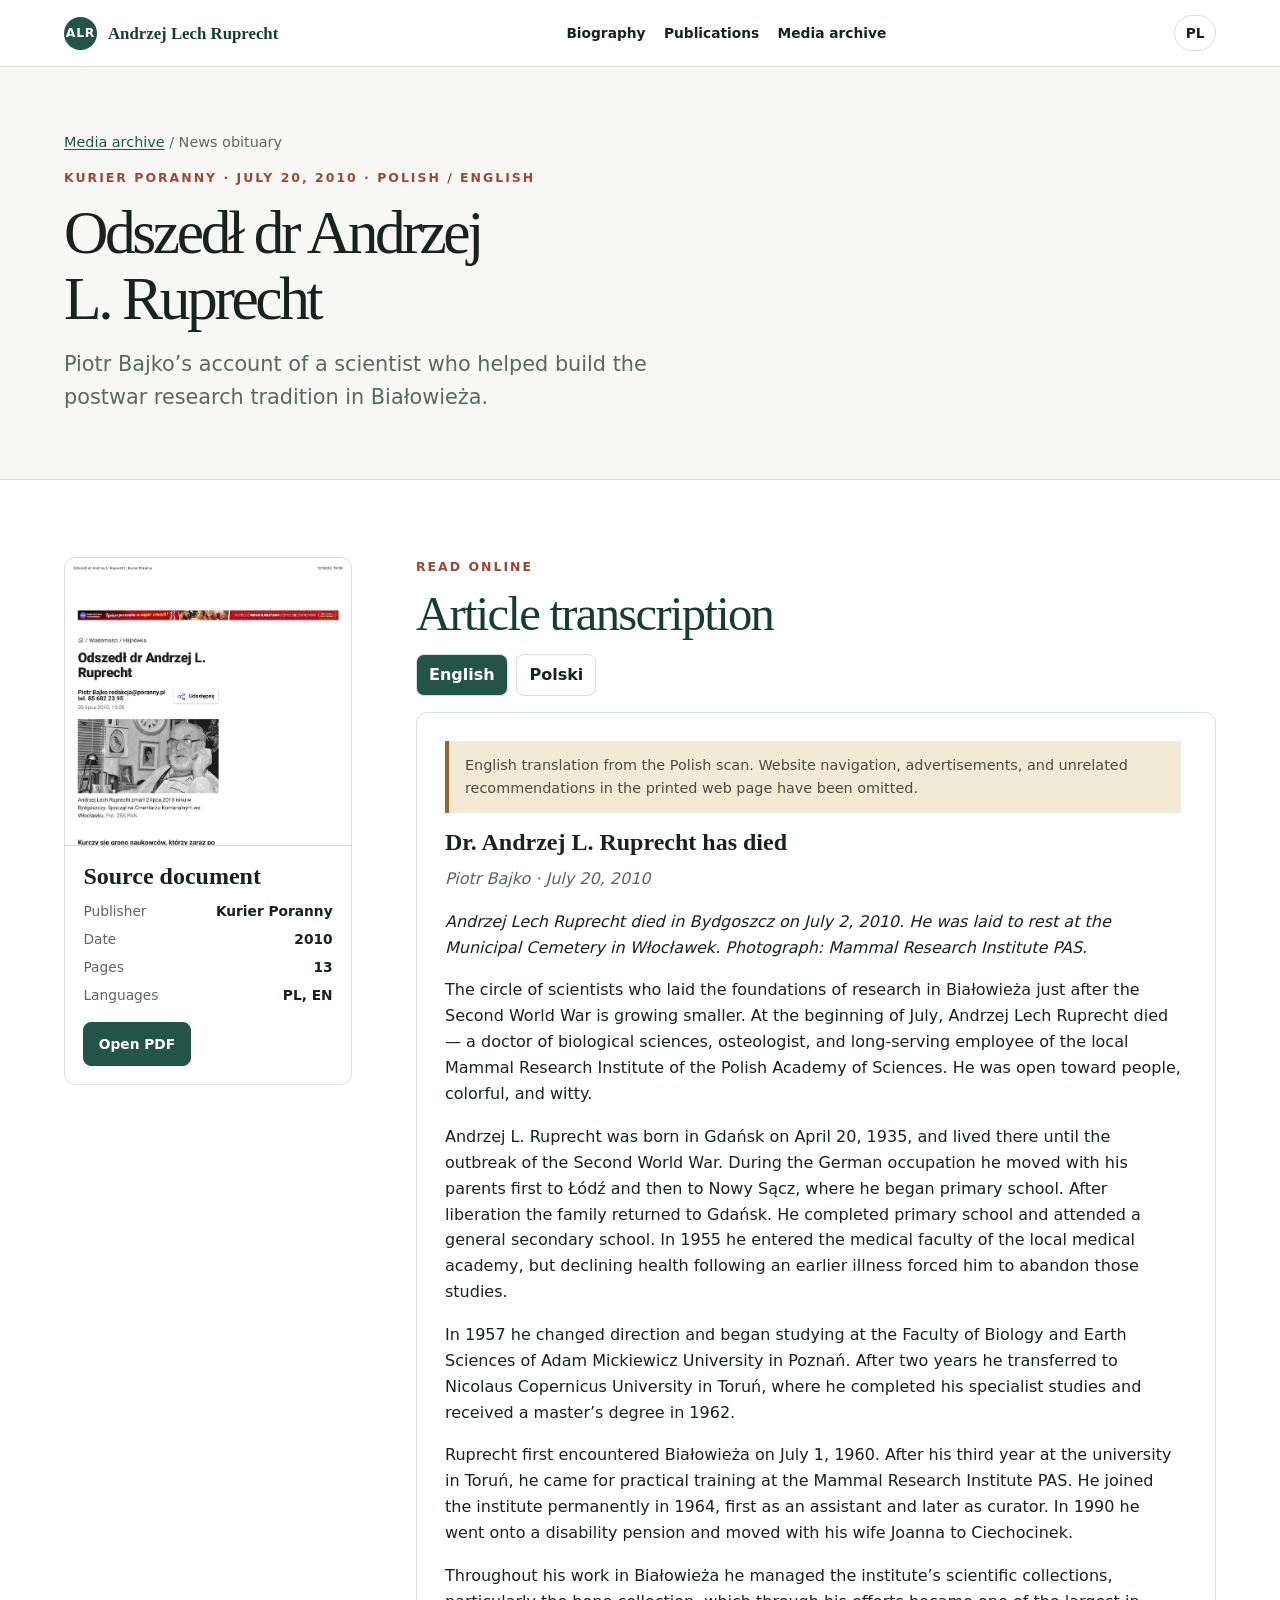
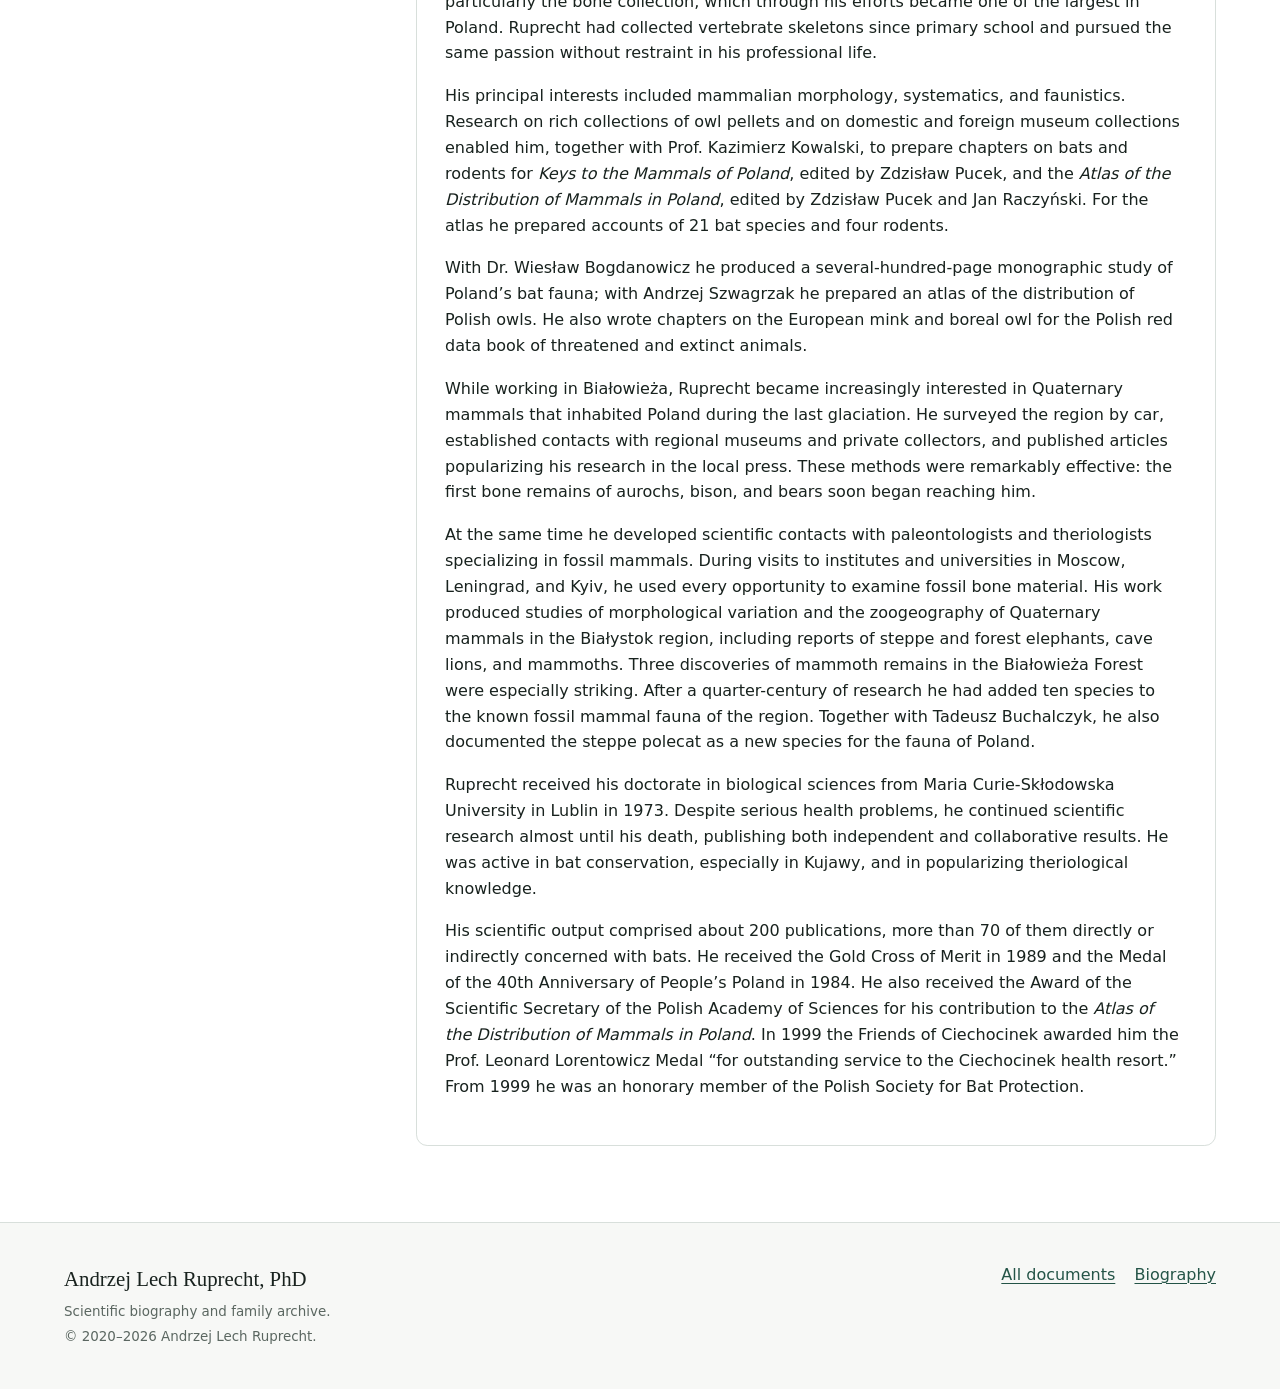
<file: media/kurier-poranny/index.html>
<!doctype html>
<html lang="en">
  <head>
    <meta charset="utf-8"><meta name="viewport" content="width=device-width, initial-scale=1">
    <title>Odszedł dr Andrzej L. Ruprecht — Kurier Poranny</title>
    <meta name="description" content="Edited Polish transcription and English translation of Piotr Bajko’s 2010 Kurier Poranny obituary for Andrzej Lech Ruprecht, with the source PDF.">
    <link rel="canonical" href="https://andrzejruprecht.github.io/media/kurier-poranny/"><link rel="icon" href="/assets/favicon.ico"><link rel="stylesheet" href="/main.css">
  </head>
  <body>
    <a class="skip-link" href="#main">Skip to the main content</a>
    <header class="site-header"><div class="nav-shell"><a class="brand" href="/"><span class="brand-mark" aria-hidden="true">ALR</span><span>Andrzej Lech Ruprecht</span></a><button class="menu-toggle" type="button" data-menu-toggle aria-expanded="false" aria-controls="site-navigation">Menu</button><nav class="site-nav" id="site-navigation" data-site-nav aria-label="Primary navigation"><a href="/#biography">Biography</a><a href="/#publications">Publications</a><a href="/media/">Media archive</a></nav><div class="utility-nav"><a class="language-link" href="#pl" aria-label="Wersja polska">PL</a></div></div></header>
    <main id="main">
      <header class="article-hero"><div class="section-shell"><p class="breadcrumbs"><a href="/media/">Media archive</a> / News obituary</p><p class="eyebrow">Kurier Poranny · July 20, 2010 · Polish / English</p><h1>Odszedł dr Andrzej L. Ruprecht</h1><p class="hero-deck">Piotr Bajko’s account of a scientist who helped build the postwar research tradition in Białowieża.</p></div></header>
      <section class="section"><div class="section-shell article-layout" data-language-scope>
        <aside class="document-box"><img src="/assets/media/thumbnails/kurier.webp" width="900" height="900" alt="First page of the Kurier Poranny article"><div class="document-box-body"><h3>Source document</h3><dl><dt>Publisher</dt><dd>Kurier Poranny</dd><dt>Date</dt><dd>2010</dd><dt>Pages</dt><dd>13</dd><dt>Languages</dt><dd>PL, EN</dd></dl><a class="button" href="/assets/media/pdfs/kurier-poranny-odszedl-dr-andrzej-ruprecht.pdf" target="_blank" rel="noopener">Open PDF</a></div></aside>
        <article>
          <p class="section-kicker">Read online</p><h2>Article transcription</h2>
          <div class="language-tabs" role="tablist" aria-label="Article language" data-language-tabs><button class="language-tab" role="tab" type="button" id="tab-en" aria-controls="en" aria-selected="true" data-language="en">English</button><button class="language-tab" role="tab" type="button" id="tab-pl" aria-controls="pl" aria-selected="false" data-language="pl">Polski</button></div>
          <section class="transcript-panel" id="en" role="tabpanel" aria-labelledby="tab-en"><div class="transcript-body">
            <p class="transcript-note">English translation from the Polish scan. Website navigation, advertisements, and unrelated recommendations in the printed web page have been omitted.</p>
            <h3>Dr. Andrzej L. Ruprecht has died</h3><p class="byline">Piotr Bajko · July 20, 2010</p>
            <p><em>Andrzej Lech Ruprecht died in Bydgoszcz on July 2, 2010. He was laid to rest at the Municipal Cemetery in Włocławek. Photograph: Mammal Research Institute PAS.</em></p>
            <p>The circle of scientists who laid the foundations of research in Białowieża just after the Second World War is growing smaller. At the beginning of July, Andrzej Lech Ruprecht died — a doctor of biological sciences, osteologist, and long-serving employee of the local Mammal Research Institute of the Polish Academy of Sciences. He was open toward people, colorful, and witty.</p>
            <p>Andrzej L. Ruprecht was born in Gdańsk on April 20, 1935, and lived there until the outbreak of the Second World War. During the German occupation he moved with his parents first to Łódź and then to Nowy Sącz, where he began primary school. After liberation the family returned to Gdańsk. He completed primary school and attended a general secondary school. In 1955 he entered the medical faculty of the local medical academy, but declining health following an earlier illness forced him to abandon those studies.</p>
            <p>In 1957 he changed direction and began studying at the Faculty of Biology and Earth Sciences of Adam Mickiewicz University in Poznań. After two years he transferred to Nicolaus Copernicus University in Toruń, where he completed his specialist studies and received a master’s degree in 1962.</p>
            <p>Ruprecht first encountered Białowieża on July 1, 1960. After his third year at the university in Toruń, he came for practical training at the Mammal Research Institute PAS. He joined the institute permanently in 1964, first as an assistant and later as curator. In 1990 he went onto a disability pension and moved with his wife Joanna to Ciechocinek.</p>
            <p>Throughout his work in Białowieża he managed the institute’s scientific collections, particularly the bone collection, which through his efforts became one of the largest in Poland. Ruprecht had collected vertebrate skeletons since primary school and pursued the same passion without restraint in his professional life.</p>
            <p>His principal interests included mammalian morphology, systematics, and faunistics. Research on rich collections of owl pellets and on domestic and foreign museum collections enabled him, together with Prof. Kazimierz Kowalski, to prepare chapters on bats and rodents for <em>Keys to the Mammals of Poland</em>, edited by Zdzisław Pucek, and the <em>Atlas of the Distribution of Mammals in Poland</em>, edited by Zdzisław Pucek and Jan Raczyński. For the atlas he prepared accounts of 21 bat species and four rodents.</p>
            <p>With Dr. Wiesław Bogdanowicz he produced a several-hundred-page monographic study of Poland’s bat fauna; with Andrzej Szwagrzak he prepared an atlas of the distribution of Polish owls. He also wrote chapters on the European mink and boreal owl for the Polish red data book of threatened and extinct animals.</p>
            <p>While working in Białowieża, Ruprecht became increasingly interested in Quaternary mammals that inhabited Poland during the last glaciation. He surveyed the region by car, established contacts with regional museums and private collectors, and published articles popularizing his research in the local press. These methods were remarkably effective: the first bone remains of aurochs, bison, and bears soon began reaching him.</p>
            <p>At the same time he developed scientific contacts with paleontologists and theriologists specializing in fossil mammals. During visits to institutes and universities in Moscow, Leningrad, and Kyiv, he used every opportunity to examine fossil bone material. His work produced studies of morphological variation and the zoogeography of Quaternary mammals in the Białystok region, including reports of steppe and forest elephants, cave lions, and mammoths. Three discoveries of mammoth remains in the Białowieża Forest were especially striking. After a quarter-century of research he had added ten species to the known fossil mammal fauna of the region. Together with Tadeusz Buchalczyk, he also documented the steppe polecat as a new species for the fauna of Poland.</p>
            <p>Ruprecht received his doctorate in biological sciences from Maria Curie-Skłodowska University in Lublin in 1973. Despite serious health problems, he continued scientific research almost until his death, publishing both independent and collaborative results. He was active in bat conservation, especially in Kujawy, and in popularizing theriological knowledge.</p>
            <p>His scientific output comprised about 200 publications, more than 70 of them directly or indirectly concerned with bats. He received the Gold Cross of Merit in 1989 and the Medal of the 40th Anniversary of People’s Poland in 1984. He also received the Award of the Scientific Secretary of the Polish Academy of Sciences for his contribution to the <em>Atlas of the Distribution of Mammals in Poland</em>. In 1999 the Friends of Ciechocinek awarded him the Prof. Leonard Lorentowicz Medal “for outstanding service to the Ciechocinek health resort.” From 1999 he was an honorary member of the Polish Society for Bat Protection.</p>
          </div></section>
          <section class="transcript-panel" id="pl" role="tabpanel" aria-labelledby="tab-pl" lang="pl" hidden><div class="transcript-body">
            <p class="transcript-note">Opracowana transkrypcja polskiego skanu. Pominięto nawigację strony, reklamy i niezwiązane z artykułem rekomendacje.</p>
            <h3>Odszedł dr Andrzej L. Ruprecht</h3><p class="byline">Piotr Bajko · 20 lipca 2010</p>
            <p><em>Andrzej Lech Ruprecht zmarł 2 lipca 2010 roku w Bydgoszczy. Spoczął na Cmentarzu Komunalnym we Włocławku. Fot. ZBS PAN.</em></p>
            <p>Kurczy się grono naukowców, którzy zaraz po II wojnie światowej tworzyli podwaliny białowieskiej nauki. Na początku lipca zmarł Andrzej Lech Ruprecht — doktor nauk biologicznych, osteolog, wieloletni pracownik tutejszego Zakładu Badania Ssaków Polskiej Akademii Nauk. Człowiek otwarty na ludzi, barwny, dowcipny.</p>
            <p>Andrzej L. Ruprecht urodził się 20 kwietnia 1935 roku w Gdańsku. Mieszkał tam do wybuchu II wojny światowej. W czasie okupacji niemieckiej przeniósł się z rodzicami do Łodzi, a następnie do Nowego Sącza, gdzie rozpoczął naukę w szkole podstawowej. Po wyzwoleniu rodzina wróciła do Gdańska. Andrzej dokończył naukę w szkole podstawowej i wstąpił do liceum ogólnokształcącego. W 1955 roku rozpoczął studia na wydziale lekarskim miejscowej akademii medycznej. Ze względu na pogorszenie stanu zdrowia po przebytej wcześniej chorobie musiał je przerwać.</p>
            <p>W 1957 roku postanowił zmienić kierunek studiów i rozpoczął naukę na Wydziale Biologii i Nauk o Ziemi Uniwersytetu im. Adama Mickiewicza w Poznaniu. Po dwóch latach zmienił uczelnię, kontynuując studia specjalizacyjne na Uniwersytecie Mikołaja Kopernika w Toruniu. Ukończył je w 1962 roku z tytułem magistra.</p>
            <p>Z Białowieżą A.L. Ruprecht zetknął się po raz pierwszy 1 lipca 1960 roku. Po trzecim roku studiów na UMK przyjechał na praktykę do Zakładu Badania Ssaków PAN. Z Zakładem związał się w 1964 roku na stałe, pracując początkowo jako asystent, później kustosz. W 1990 roku przeszedł na rentę inwalidzką i przeniósł się z żoną Joanną do Ciechocinka.</p>
            <p>Przez cały okres pracy w Białowieży kierował kolekcjami naukowymi Zakładu, a szczególnie kolekcją materiałów kostnych, która dzięki jego wysiłkowi należy obecnie do największych w Polsce. Kolekcjonowaniem szkieletów kręgowców zajmował się już od szkoły podstawowej. Tej pasji oddawał się też bez ograniczeń w pracy zawodowej.</p>
            <p>Główne zainteresowania doktora skupiały się na morfologii, systematyce i faunistyce ssaków. Badania bogatych zbiorów wypluwek sów oraz kolekcji krajowych i zagranicznych pozwoliły mu opracować wraz z prof. Kazimierzem Kowalskim rozdziały dotyczące nietoperzy i gryzoni w <em>Kluczu do oznaczania ssaków Polski</em> pod redakcją Zdzisława Pucka i w <em>Atlasie rozmieszczenia ssaków w Polsce</em> pod redakcją Zdzisława Pucka i Jana Raczyńskiego. W tym drugim dziele opracował 21 gatunków nietoperzy i cztery gatunki gryzoni.</p>
            <p>Wraz z dr. Wiesławem Bogdanowiczem stworzył kilkusetstronicowe, monograficzne opracowanie fauny nietoperzy Polski, a z Andrzejem Szwagrzakiem — atlas rozmieszczenia sów Strigiformes Polski. W <em>Czerwonej Księdze Zwierząt Zagrożonych i Ginących</em> opracował rozdziały o norce europejskiej i sowie włochatce.</p>
            <p>Pracując w Białowieży, zainteresował się bliżej gatunkami ssaków czwartorzędowych, które żyły na ziemiach Polski w okresie ostatniego zlodowacenia. Lustrował teren samochodem, nawiązywał kontakty z muzeami regionalnymi i prywatnymi kolekcjonerami oraz publikował artykuły popularyzujące swoje badania w prasie lokalnej. Metody te okazały się niezwykle skuteczne i wkrótce zaczęły napływać pierwsze okazy szczątków kostnych turów, żubrów i niedźwiedzi.</p>
            <p>Równolegle nawiązywał kontakty naukowe z paleontologami i teriologami, specjalistami od kopalnych gatunków ssaków. Czas wolny podczas podróży do instytutów i uniwersytetów w Moskwie, Leningradzie i Kijowie wykorzystywał na poznawanie materiału kostnego ssaków kopalnych. Powstawały publikacje o zmienności morfologicznej i zoogeografii ssaków czwartorzędowych Białostocczyzny, w tym doniesienia o słoniu stepowym, słoniu leśnym, lwie jaskiniowym i mamutach. Szczególną ciekawostką było trzykrotne stwierdzenie szczątków mamuta na obszarze Puszczy Białowieskiej. Po ćwierćwieczu badań Ruprecht uzupełnił listę ssaków kopalnych Białostocczyzny o kolejnych dziesięć gatunków. Wspólnie z Tadeuszem Buchalczykiem odkrył też występowanie nowego gatunku dla fauny Polski — tchórza stepowego.</p>
            <p>Stopień doktora nauk biologicznych uzyskał w 1973 roku na Uniwersytecie Marii Curie-Skłodowskiej w Lublinie. Mimo poważnych problemów ze zdrowiem niemal do śmierci kontynuował badania i publikował ich wyniki. Angażował się w ochronę nietoperzy, zwłaszcza na Kujawach, oraz popularyzował wiedzę teriologiczną.</p>
            <p>Jego dorobek obejmuje około 200 publikacji, w tym ponad 70 dotyczących bezpośrednio lub pośrednio nietoperzy. Został odznaczony Złotym Krzyżem Zasługi w 1989 roku i Medalem 40-lecia Polski Ludowej w 1984 roku. Otrzymał Nagrodę Sekretarza Naukowego PAN za udział w pracy <em>Atlas rozmieszczenia ssaków w Polsce</em>. W 1999 roku Towarzystwo Przyjaciół Ciechocinka przyznało mu Medal im. prof. Leonarda Lorentowicza „Za wybitne zasługi dla Uzdrowiska Ciechocinek”. Od 1999 roku był Honorowym Członkiem Ogólnopolskiego Towarzystwa Ochrony Nietoperzy.</p>
          </div></section>
        </article>
      </div></section>
    </main>
    <footer class="site-footer"><div class="footer-shell"><div><p class="footer-title">Andrzej Lech Ruprecht, PhD</p><p class="footer-small">Scientific biography and family archive.</p><p class="footer-small">© 2020–<span data-current-year></span> Andrzej Lech Ruprecht.</p></div><nav class="footer-links" aria-label="Archive links"><a href="/media/">All documents</a><a href="/">Biography</a></nav></div></footer>
    <script src="/script.js" defer></script>
  </body>
</html>
</file>
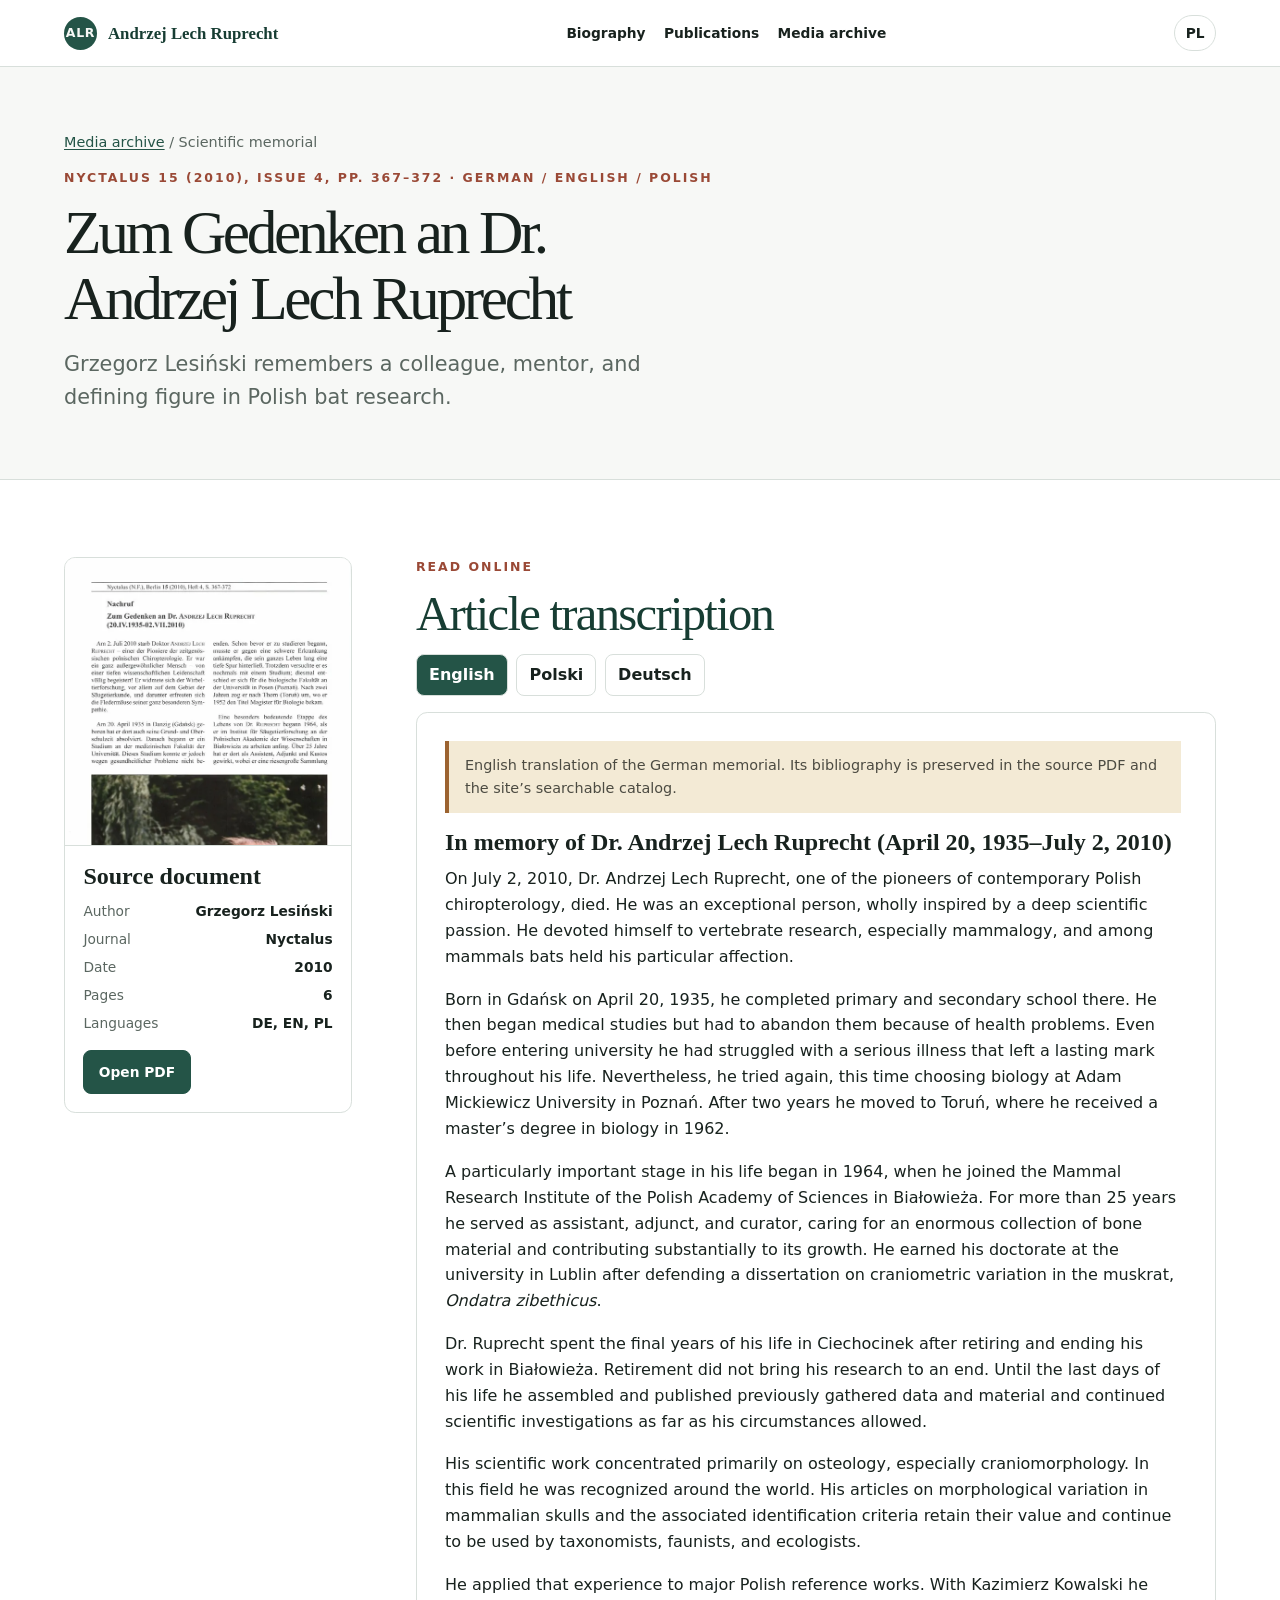
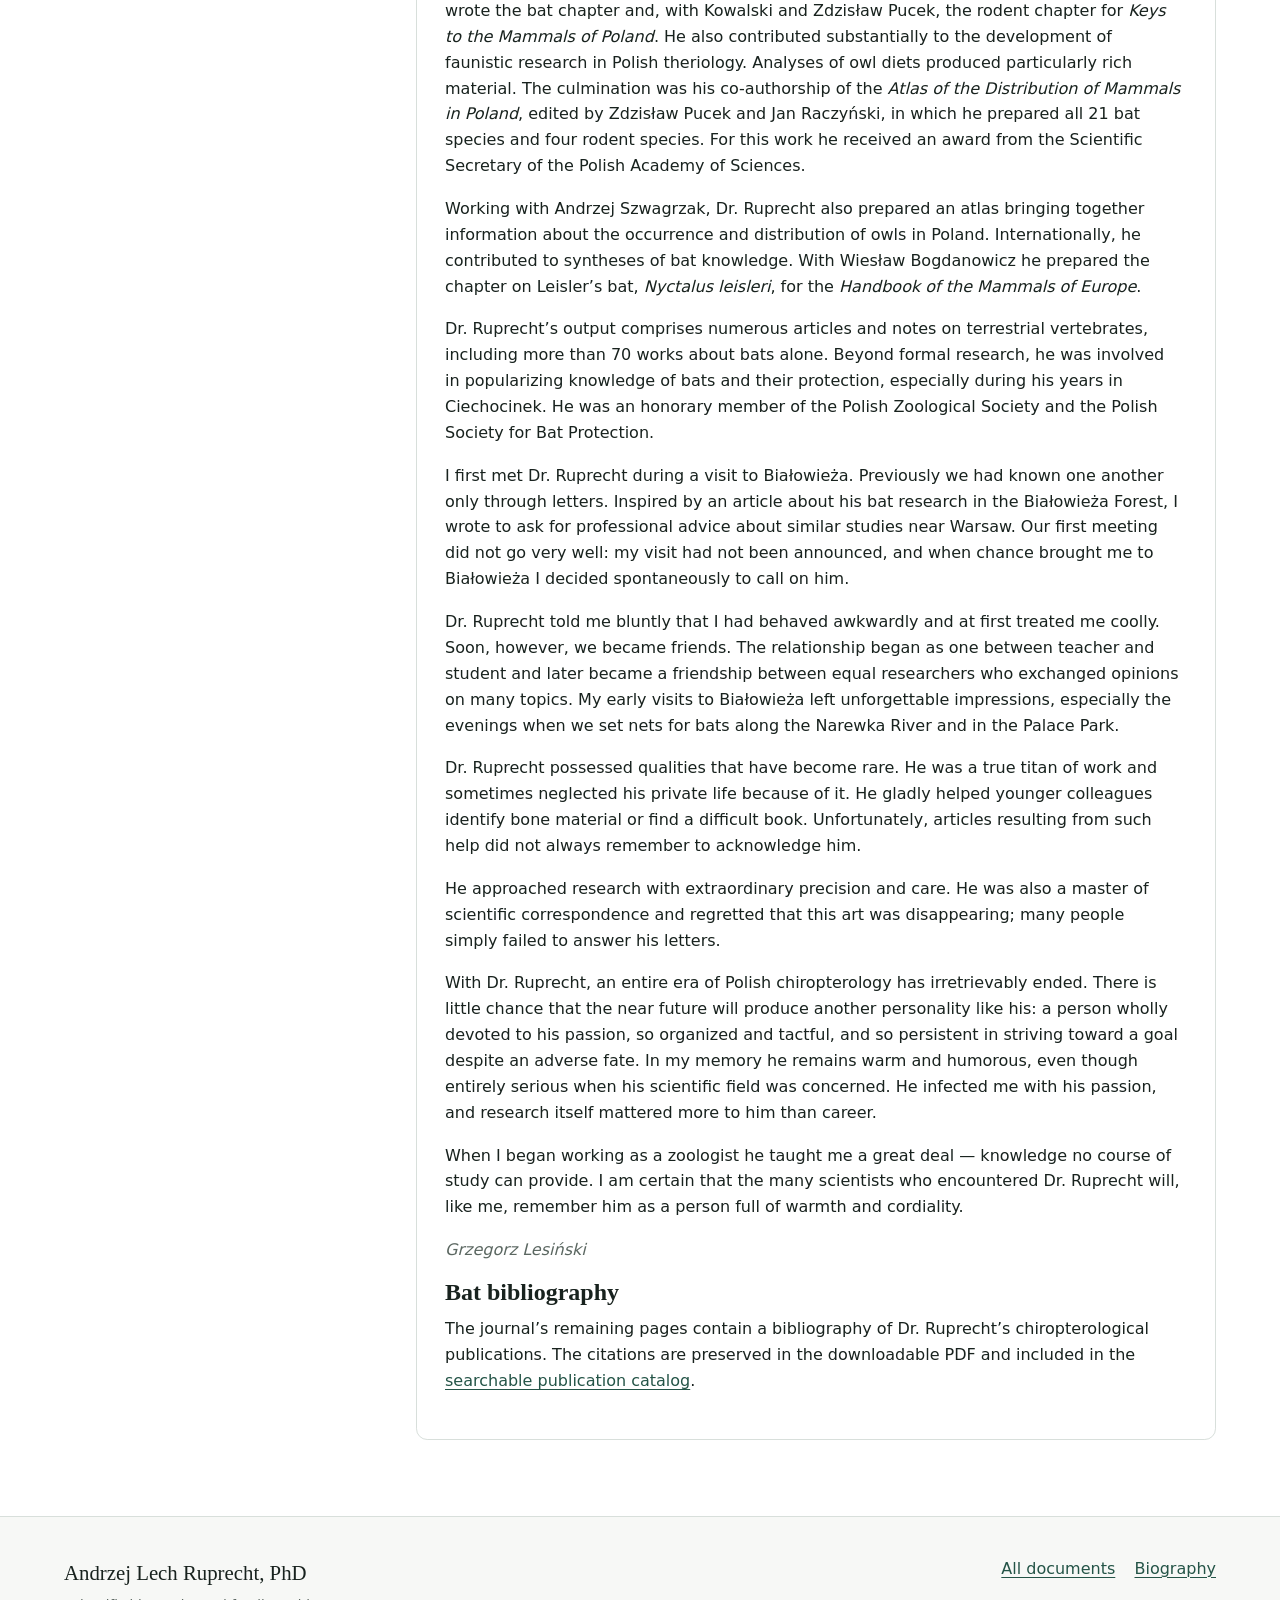
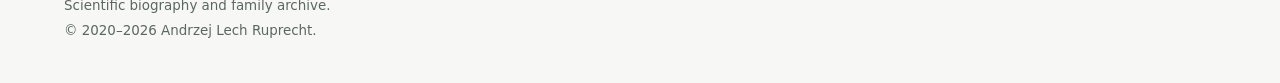
<file: media/nyctalus-memorial/index.html>
<!doctype html>
<html lang="en">
  <head>
    <meta charset="utf-8"><meta name="viewport" content="width=device-width, initial-scale=1">
    <title>Zum Gedenken an Dr. Andrzej Lech Ruprecht — Nyctalus</title>
    <meta name="description" content="German transcription with English and Polish translations of Grzegorz Lesiński’s 2010 Nyctalus memorial to Andrzej Lech Ruprecht, with PDF.">
    <link rel="canonical" href="https://andrzejruprecht.github.io/media/nyctalus-memorial/"><link rel="icon" href="/assets/favicon.ico"><link rel="stylesheet" href="/main.css">
  </head>
  <body>
    <a class="skip-link" href="#main">Skip to the main content</a>
    <header class="site-header"><div class="nav-shell"><a class="brand" href="/"><span class="brand-mark" aria-hidden="true">ALR</span><span>Andrzej Lech Ruprecht</span></a><button class="menu-toggle" type="button" data-menu-toggle aria-expanded="false" aria-controls="site-navigation">Menu</button><nav class="site-nav" id="site-navigation" data-site-nav aria-label="Primary navigation"><a href="/#biography">Biography</a><a href="/#publications">Publications</a><a href="/media/">Media archive</a></nav><div class="utility-nav"><a class="language-link" href="#pl" aria-label="Wersja polska">PL</a></div></div></header>
    <main id="main">
      <header class="article-hero"><div class="section-shell"><p class="breadcrumbs"><a href="/media/">Media archive</a> / Scientific memorial</p><p class="eyebrow">Nyctalus 15 (2010), issue 4, pp. 367–372 · German / English / Polish</p><h1>Zum Gedenken an Dr. Andrzej Lech Ruprecht</h1><p class="hero-deck">Grzegorz Lesiński remembers a colleague, mentor, and defining figure in Polish bat research.</p></div></header>
      <section class="section"><div class="section-shell article-layout" data-language-scope>
        <aside class="document-box"><img src="/assets/media/thumbnails/nyctalus.webp" width="900" height="900" alt="First page of the German Nyctalus memorial"><div class="document-box-body"><h3>Source document</h3><dl><dt>Author</dt><dd>Grzegorz Lesiński</dd><dt>Journal</dt><dd>Nyctalus</dd><dt>Date</dt><dd>2010</dd><dt>Pages</dt><dd>6</dd><dt>Languages</dt><dd>DE, EN, PL</dd></dl><a class="button" href="/assets/media/pdfs/nyctalus-zum-gedenken-an-andrzej-lech-ruprecht.pdf" target="_blank" rel="noopener">Open PDF</a></div></aside>
        <article>
          <p class="section-kicker">Read online</p><h2>Article transcription</h2>
          <div class="language-tabs" role="tablist" aria-label="Article language" data-language-tabs><button class="language-tab" role="tab" type="button" id="tab-en" aria-controls="en" aria-selected="true" data-language="en">English</button><button class="language-tab" role="tab" type="button" id="tab-pl" aria-controls="pl" aria-selected="false" data-language="pl">Polski</button><button class="language-tab" role="tab" type="button" id="tab-de" aria-controls="de" aria-selected="false" data-language="de">Deutsch</button></div>
          <section class="transcript-panel" id="en" role="tabpanel" aria-labelledby="tab-en"><div class="transcript-body">
            <p class="transcript-note">English translation of the German memorial. Its bibliography is preserved in the source PDF and the site’s searchable catalog.</p>
            <h3>In memory of Dr. Andrzej Lech Ruprecht (April 20, 1935–July 2, 2010)</h3>
            <p>On July 2, 2010, Dr. Andrzej Lech Ruprecht, one of the pioneers of contemporary Polish chiropterology, died. He was an exceptional person, wholly inspired by a deep scientific passion. He devoted himself to vertebrate research, especially mammalogy, and among mammals bats held his particular affection.</p>
            <p>Born in Gdańsk on April 20, 1935, he completed primary and secondary school there. He then began medical studies but had to abandon them because of health problems. Even before entering university he had struggled with a serious illness that left a lasting mark throughout his life. Nevertheless, he tried again, this time choosing biology at Adam Mickiewicz University in Poznań. After two years he moved to Toruń, where he received a master’s degree in biology in 1962.</p>
            <p>A particularly important stage in his life began in 1964, when he joined the Mammal Research Institute of the Polish Academy of Sciences in Białowieża. For more than 25 years he served as assistant, adjunct, and curator, caring for an enormous collection of bone material and contributing substantially to its growth. He earned his doctorate at the university in Lublin after defending a dissertation on craniometric variation in the muskrat, <em>Ondatra zibethicus</em>.</p>
            <p>Dr. Ruprecht spent the final years of his life in Ciechocinek after retiring and ending his work in Białowieża. Retirement did not bring his research to an end. Until the last days of his life he assembled and published previously gathered data and material and continued scientific investigations as far as his circumstances allowed.</p>
            <p>His scientific work concentrated primarily on osteology, especially craniomorphology. In this field he was recognized around the world. His articles on morphological variation in mammalian skulls and the associated identification criteria retain their value and continue to be used by taxonomists, faunists, and ecologists.</p>
            <p>He applied that experience to major Polish reference works. With Kazimierz Kowalski he wrote the bat chapter and, with Kowalski and Zdzisław Pucek, the rodent chapter for <em>Keys to the Mammals of Poland</em>. He also contributed substantially to the development of faunistic research in Polish theriology. Analyses of owl diets produced particularly rich material. The culmination was his co-authorship of the <em>Atlas of the Distribution of Mammals in Poland</em>, edited by Zdzisław Pucek and Jan Raczyński, in which he prepared all 21 bat species and four rodent species. For this work he received an award from the Scientific Secretary of the Polish Academy of Sciences.</p>
            <p>Working with Andrzej Szwagrzak, Dr. Ruprecht also prepared an atlas bringing together information about the occurrence and distribution of owls in Poland. Internationally, he contributed to syntheses of bat knowledge. With Wiesław Bogdanowicz he prepared the chapter on Leisler’s bat, <em>Nyctalus leisleri</em>, for the <em>Handbook of the Mammals of Europe</em>.</p>
            <p>Dr. Ruprecht’s output comprises numerous articles and notes on terrestrial vertebrates, including more than 70 works about bats alone. Beyond formal research, he was involved in popularizing knowledge of bats and their protection, especially during his years in Ciechocinek. He was an honorary member of the Polish Zoological Society and the Polish Society for Bat Protection.</p>
            <p>I first met Dr. Ruprecht during a visit to Białowieża. Previously we had known one another only through letters. Inspired by an article about his bat research in the Białowieża Forest, I wrote to ask for professional advice about similar studies near Warsaw. Our first meeting did not go very well: my visit had not been announced, and when chance brought me to Białowieża I decided spontaneously to call on him.</p>
            <p>Dr. Ruprecht told me bluntly that I had behaved awkwardly and at first treated me coolly. Soon, however, we became friends. The relationship began as one between teacher and student and later became a friendship between equal researchers who exchanged opinions on many topics. My early visits to Białowieża left unforgettable impressions, especially the evenings when we set nets for bats along the Narewka River and in the Palace Park.</p>
            <p>Dr. Ruprecht possessed qualities that have become rare. He was a true titan of work and sometimes neglected his private life because of it. He gladly helped younger colleagues identify bone material or find a difficult book. Unfortunately, articles resulting from such help did not always remember to acknowledge him.</p>
            <p>He approached research with extraordinary precision and care. He was also a master of scientific correspondence and regretted that this art was disappearing; many people simply failed to answer his letters.</p>
            <p>With Dr. Ruprecht, an entire era of Polish chiropterology has irretrievably ended. There is little chance that the near future will produce another personality like his: a person wholly devoted to his passion, so organized and tactful, and so persistent in striving toward a goal despite an adverse fate. In my memory he remains warm and humorous, even though entirely serious when his scientific field was concerned. He infected me with his passion, and research itself mattered more to him than career.</p>
            <p>When I began working as a zoologist he taught me a great deal — knowledge no course of study can provide. I am certain that the many scientists who encountered Dr. Ruprecht will, like me, remember him as a person full of warmth and cordiality.</p>
            <p class="byline">Grzegorz Lesiński</p>
            <h3>Bat bibliography</h3><p>The journal’s remaining pages contain a bibliography of Dr. Ruprecht’s chiropterological publications. The citations are preserved in the downloadable PDF and included in the <a href="/#publications">searchable publication catalog</a>.</p>
          </div></section>

          <section class="transcript-panel" id="pl" role="tabpanel" aria-labelledby="tab-pl" lang="pl" hidden><div class="transcript-body">
            <p class="transcript-note">Polskie tłumaczenie niemieckiego wspomnienia. Bibliografia została zachowana w źródłowym PDF i wyszukiwalnym katalogu publikacji.</p>
            <h3>Pamięci dr. Andrzeja Lecha Ruprechta (20 kwietnia 1935–2 lipca 2010)</h3>
            <p>2 lipca 2010 roku zmarł dr Andrzej Lech Ruprecht, jeden z pionierów współczesnej polskiej chiropterologii. Był człowiekiem niezwykłym, całkowicie pochłoniętym głęboką pasją naukową. Poświęcił się badaniom kręgowców, szczególnie ssaków, a wśród nich wyjątkową sympatią darzył nietoperze.</p>
            <p>Urodził się 20 kwietnia 1935 roku w Gdańsku, gdzie ukończył szkołę podstawową i liceum. Następnie rozpoczął studia medyczne, które musiał przerwać ze względu na problemy zdrowotne. Już przed rozpoczęciem studiów zmagał się z ciężką chorobą, która pozostawiła ślad na całym jego życiu. Mimo to spróbował ponownie, wybierając biologię na Uniwersytecie im. Adama Mickiewicza w Poznaniu. Po dwóch latach przeniósł się do Torunia, gdzie w 1962 roku uzyskał tytuł magistra biologii.</p>
            <p>Szczególnie ważny etap rozpoczął się w 1964 roku, kiedy podjął pracę w Zakładzie Badania Ssaków Polskiej Akademii Nauk w Białowieży. Przez ponad 25 lat pracował jako asystent, adiunkt i kustosz, opiekując się ogromną kolekcją materiałów kostnych i w znacznym stopniu przyczyniając się do jej wzbogacania. Stopień doktora uzyskał na uniwersytecie w Lublinie po obronie rozprawy dotyczącej zmienności kraniometrycznej piżmaka <em>Ondatra zibethicus</em>.</p>
            <p>Ostatnie lata życia spędził w Ciechocinku po zakończeniu pracy w Białowieży i przejściu na rentę. Nie oznaczało to końca działalności badawczej. Do ostatnich dni zestawiał i publikował wcześniej zgromadzone dane i materiały oraz — w miarę możliwości — prowadził dalsze badania.</p>
            <p>W pracy naukowej koncentrował się przede wszystkim na osteologii, szczególnie kraniomorfologii. W tej dziedzinie był uznanym autorytetem na całym świecie. Jego artykuły o zmienności morfologicznej czaszek ssaków i związanych z nią kryteriach oznaczania nie straciły wartości i nadal są wykorzystywane przez taksonomów, faunistów i ekologów.</p>
            <p>Doświadczenie to wykorzystywał przy najważniejszych polskich opracowaniach referencyjnych. Z Kazimierzem Kowalskim napisał rozdział o nietoperzach, a z Kowalskim i Zdzisławem Puckiem rozdział o gryzoniach do <em>Klucza do oznaczania ssaków Polski</em>. Wniósł też istotny wkład w rozwój badań faunistycznych polskiej teriologii. Szczególnie bogatego materiału dostarczały analizy pokarmu sów. Zwieńczeniem była współpraca przy <em>Atlasie rozmieszczenia ssaków w Polsce</em> pod redakcją Zdzisława Pucka i Jana Raczyńskiego, w którym opracował wszystkie 21 gatunków nietoperzy i cztery gatunki gryzoni. Za tę pracę otrzymał Nagrodę Sekretarza Naukowego PAN.</p>
            <p>We współpracy z Andrzejem Szwagrzakiem przygotował również atlas zbierający informacje o występowaniu i rozmieszczeniu sów w Polsce. W skali międzynarodowej uczestniczył w syntetycznych opracowaniach o nietoperzach. Z Wiesławem Bogdanowiczem napisał rozdział o borowiaczku <em>Nyctalus leisleri</em> do <em>Handbuch der Säugetiere Europas</em>.</p>
            <p>Dorobek dr. Ruprechta obejmuje liczne artykuły i notatki o kręgowcach lądowych, w tym ponad 70 prac o nietoperzach. Poza ścisłą działalnością naukową angażował się w popularyzację wiedzy o nietoperzach i ich ochronę, szczególnie w okresie życia w Ciechocinku. Był honorowym członkiem Polskiego Towarzystwa Zoologicznego i Ogólnopolskiego Towarzystwa Ochrony Nietoperzy.</p>
            <p>Po raz pierwszy spotkałem dr. Ruprechta podczas pobytu w Białowieży. Wcześniej znaliśmy się jedynie z korespondencji. Zainspirowany artykułem o jego badaniach nietoperzy w Puszczy Białowieskiej napisałem z prośbą o fachowe rady dotyczące podobnych badań w okolicach Warszawy. Pierwsze spotkanie nie przebiegło najlepiej: wizyta nie była zapowiedziana, a kiedy przypadkiem znalazłem się w Białowieży, spontanicznie postanowiłem go odwiedzić.</p>
            <p>Dr Ruprecht bez ogródek wytknął mi niezręczność i początkowo odnosił się chłodno. Wkrótce jednak zaprzyjaźniliśmy się. Najpierw łączyła nas relacja nauczyciela i ucznia, później przyjaźń dwóch równorzędnych badaczy wymieniających poglądy na różne tematy. Pierwsze wizyty w Białowieży pozostawiły niezapomniane wrażenia, szczególnie wieczory, kiedy rozstawialiśmy sieci na nietoperze nad Narewką i w Parku Pałacowym.</p>
            <p>Dr Ruprecht miał cechy, które dziś stały się rzadkie. Był prawdziwym tytanem pracy i nieraz zaniedbywał przez nią życie prywatne. Chętnie pomagał młodszym kolegom w oznaczaniu materiału kostnego lub zdobyciu trudno dostępnej książki. Niestety w artykułach powstających dzięki tej pomocy zdarzało się „zapomnieć” o podziękowaniu.</p>
            <p>W badaniach postępował z niezwykłą dokładnością i starannością. Był też mistrzem korespondencji naukowej i żałował, że ta sztuka zanika; wiele osób po prostu nie odpowiadało na jego listy.</p>
            <p>Wraz z dr. Ruprechtem bezpowrotnie kończy się cała epoka polskiej chiropterologii. Trudno oczekiwać, by w najbliższym czasie pojawiła się podobna osobowość: człowiek tak całkowicie oddany pasji, tak uporządkowany i taktowny, a przy tym wytrwały w dążeniu do celu mimo przeciwnego losu. W mojej pamięci pozostaje osobą pełną ciepła i humoru, choć całkowicie poważną w sprawach naukowych. Zaraził mnie swoją pasją, a sama działalność badawcza była dla niego ważniejsza niż kariera.</p>
            <p>Kiedy zaczynałem pracę zoologa, wiele mnie nauczył — wiedzy, której nie daje żaden kierunek studiów. Jestem pewien, że liczni naukowcy, którzy spotkali dr. Ruprechta, będą podobnie jak ja pamiętać go jako człowieka pełnego ciepła i serdeczności.</p>
            <p class="byline">Grzegorz Lesiński</p>
            <h3>Bibliografia chiropterologiczna</h3><p>Pozostałe strony czasopisma zawierają bibliografię prac dr. Ruprechta o nietoperzach. Cytowania zachowano w pliku PDF i w <a href="/#publications">wyszukiwalnym katalogu publikacji</a>.</p>
          </div></section>

          <section class="transcript-panel" id="de" role="tabpanel" aria-labelledby="tab-de" lang="de" hidden><div class="transcript-body">
            <p class="transcript-note">Redaktionell bereinigte Transkription des deutschen Originals. Offensichtliche OCR-Fehler und die Lesereihenfolge der Spalten wurden korrigiert.</p>
            <h3>Zum Gedenken an Dr. Andrzej Lech Ruprecht (20.IV.1935–02.VII.2010)</h3>
            <p>Am 2. Juli 2010 starb Doktor Andrzej Lech Ruprecht — einer der Pioniere der zeitgenössischen polnischen Chiropterologie. Er war ein ganz außergewöhnlicher Mensch, von einer tiefen wissenschaftlichen Leidenschaft völlig begeistert. Er widmete sich der Wirbeltierforschung, vor allem auf dem Gebiet der Säugetierkunde, und darunter erfreuten sich die Fledermäuse seiner ganz besonderen Sympathie.</p>
            <p>Am 20. April 1935 in Danzig (Gdańsk) geboren, hat er dort auch seine Grund- und Oberschulzeit absolviert. Danach begann er ein Studium an der medizinischen Fakultät. Dieses Studium konnte er jedoch wegen gesundheitlicher Probleme nicht beenden. Schon bevor er zu studieren begann, musste er gegen eine schwere Erkrankung ankämpfen, die sein ganzes Leben lang eine tiefe Spur hinterließ. Trotzdem versuchte er es nochmals mit einem Studium; diesmal entschied er sich für die biologische Fakultät an der Universität in Posen (Poznań). Nach zwei Jahren zog er nach Thorn (Toruń) um, wo er 1962 den Titel Magister für Biologie bekam.</p>
            <p>Eine besonders bedeutende Etappe des Lebens von Dr. Ruprecht begann 1964, als er im Institut für Säugetierforschung an der Polnischen Akademie der Wissenschaften in Białowieża zu arbeiten anfing. Über 25 Jahre hat er dort als Assistent, Adjunkt und Kustos gewirkt, wobei er eine riesengroße Sammlung von Knochenmaterial betreute. Er selbst trug jahrelang wesentlich zu ihrer Bereicherung bei. Den Doktortitel erwarb er an der Universität in Lublin, nachdem er dort eine Dissertation über die kraniometrische Variabilität der Bisamratte (<em>Ondatra zibethicus</em>) verteidigt hatte.</p>
            <p>Die letzten Jahre seines Lebens verbrachte Dr. Ruprecht in Ciechocinek, wohin er umzog, nachdem er seine Arbeit in Białowieża beendet hatte und Rentner geworden war. Dies führte aber nicht dazu, dass er seine Forschungstätigkeit unterbrach. Bis in die letzten Tage seines Lebens befasste er sich mit dem Zusammenstellen und Veröffentlichen von vorher gesammelten Daten und Materialien. Er führte auch weiterhin, soweit es ihm möglich war, wissenschaftliche Untersuchungen durch.</p>
            <p>Dr. Ruprecht konzentrierte sich in seiner wissenschaftlichen Arbeit vorwiegend auf die Osteologie, insbesondere auf die Kraniomorphologie. Auf diesem Gebiet war er eine anerkannte Autorität in der ganzen Welt. Bis zum heutigen Tage haben seine Artikel zur morphologischen Variabilität der Säugetierschädel und der damit verbundenen Bestimmungskriterien ihren Wert nicht verloren und werden von Taxonomen, Faunisten und Ökologen bei ihrer Arbeit verwendet.</p>
            <p>Seine Erfahrungen auf diesem Gebiet nutzte er, indem er gemeinsam mit Kazimierz Kowalski ein Kapitel über Fledermäuse sowie mit K. Kowalski und Zdzisław Pucek ein weiteres Kapitel über Nagetiere im <em>Schlüssel zur Bestimmung der Säugetiere Polens</em> schrieb.</p>
            <p>Dr. Ruprecht hat auch bei der Entwicklung der faunistischen Untersuchungen zur polnischen Theriologie Wesentliches beigetragen. Ganz besonders viele Materialien haben die Untersuchungen zur Zusammensetzung der Eulennahrung — Gewöllanalysen — geliefert. Eine Krönung dieser Untersuchungen war die Koautorenschaft beim <em>Atlas der Verbreitung der Säugetiere in Polen</em> unter der Redaktion von Zdzisław Pucek und Jan Raczyński, in dem er alle Arten der Fledermäuse (21) und vier Arten der Nagetiere bearbeitet hat. Für diese Arbeit bekam er den Preis des Sekretärs der Polnischen Akademie der Wissenschaften.</p>
            <p>In Zusammenarbeit mit Andrzej Szwagrzak gab Dr. Ruprecht einen weiteren Atlas heraus, in dem alle vorhandenen Informationen zu Vorkommen und Verbreitung der Eulen in Polen zusammengefasst wurden. International leistete er im Rahmen von Zusammenfassungen zum Thema Fledermäuse seinen Beitrag. Mit Wiesław Bogdanowicz bereitete er ein Kapitel vor, das dem Kleinabendsegler (<em>Nyctalus leisleri</em>) im <em>Handbuch der Säugetiere Europas</em> gewidmet war.</p>
            <p>Das Werk von Dr. Ruprecht umfasst sehr viele Artikel und Notizen über Landwirbeltiere, darunter allein mehr als 70 Arbeiten über Fledermäuse. Außer der wissenschaftlichen Tätigkeit engagierte er sich auch für die Popularisierung des Wissens über Fledermäuse und deren Schutz, insbesondere in der letzten Zeit, als er in Ciechocinek lebte. Er war Ehrenmitglied der Polnischen Zoologischen Gesellschaft und der Polnischen Gesellschaft für Fledermausschutz.</p>
            <p>Zum ersten Mal begegnete ich Dr. Ruprecht während eines Aufenthaltes in Białowieża. Früher kannten wir uns nur aus Briefen. Inspiriert von einem Artikel über seine chiropterologischen Forschungen im Urwald von Białowieża, schrieb ich ihn an und bat um fachliche Ratschläge für ähnliche Untersuchungen in der Nähe von Warschau. Das erste Zusammentreffen lief aber nicht sehr gut. Mein Besuch war vorher nicht angekündigt worden; als ich durch Zufall in Białowieża ankam, beschloss ich spontan, Dr. Ruprecht zu besuchen.</p>
            <p>Dr. Ruprecht hielt mir unverblümt meine Ungeschicklichkeit vor und verhielt sich mir gegenüber anfangs eher kühl. Doch bald freundeten wir uns an. Zunächst bestand zwischen uns ein Verhältnis wie zwischen Lehrer und Schüler, später wurde daraus eine Freundschaft zwischen zwei gleichberechtigten Forschern. Meine ersten Besuche in Białowieża waren mit unvergesslichen Eindrücken verbunden, besonders als wir abends am Fluss Narewka und im Schlosspark Fledermäuse in aufgestellten Netzen fingen.</p>
            <p>Dr. Ruprecht zeichnete sich durch Merkmale aus, die heutzutage selten sind. Er war ein echter Arbeitstitan und vernachlässigte deswegen nicht selten sein privates Leben. Er half gern jüngeren Kollegen, etwa beim Bestimmen von Knochenmaterial oder wenn jemand ein schwer zu besorgendes Buch brauchte. Leider kam es vor, dass in daraus resultierenden Artikeln eine Danksagung „vergessen“ wurde.</p>
            <p>Bei seinen Forschungsarbeiten verfuhr Dr. Ruprecht äußerst genau und sorgfältig. Er war ein Meister der wissenschaftlichen Korrespondenz und fand es sehr bedauerlich, dass diese Kunst verschwindet; viele Leute beantworteten seine Briefe einfach nicht.</p>
            <p>Mit Dr. Ruprecht endet unwiederbringlich eine ganze Epoche der polnischen Chiropterologie. Es besteht kaum eine Chance, dass es in naher Zukunft wieder eine ihm ähnliche Persönlichkeit geben wird — einen seiner Passion so völlig hingegebenen Menschen, derart geordnet und taktvoll und so voller Ausdauer im Streben nach dem Ziel, trotz eines widrigen Schicksals. In meinem Gedächtnis bleibt er eine Person voller Wärme und Humor, obwohl ganz ernsthaft, wenn es um sein wissenschaftliches Fachgebiet ging. Er hat mich mit seiner Passion angesteckt, wobei die Forschung selbst für ihn viel wichtiger war als die Karriere.</p>
            <p>Als ich meine Arbeit als Zoologe begann, hat er mir vieles beigebracht — ein solches Wissen findet man in keinem Studium. Ich bin mir sicher, dass viele Wissenschaftler, die Dr. Ruprecht begegnet sind, sich ebenso wie ich an ihn als einen Mann voller Wärme und Herzlichkeit erinnern werden.</p>
            <p class="byline">Grzegorz Lesiński</p>
            <h3>Bibliographie der fledermauskundlichen Publikationen</h3><p>Die folgenden Seiten des Originals enthalten die Bibliographie der fledermauskundlichen Publikationen von Dr. Andrzej L. Ruprecht. Die Nachweise sind im PDF und im <a href="/#publications">durchsuchbaren Publikationskatalog</a> erhalten.</p>
          </div></section>
        </article>
      </div></section>
    </main>
    <footer class="site-footer"><div class="footer-shell"><div><p class="footer-title">Andrzej Lech Ruprecht, PhD</p><p class="footer-small">Scientific biography and family archive.</p><p class="footer-small">© 2020–<span data-current-year></span> Andrzej Lech Ruprecht.</p></div><nav class="footer-links" aria-label="Archive links"><a href="/media/">All documents</a><a href="/">Biography</a></nav></div></footer>
    <script src="/script.js" defer></script>
  </body>
</html>
</file>
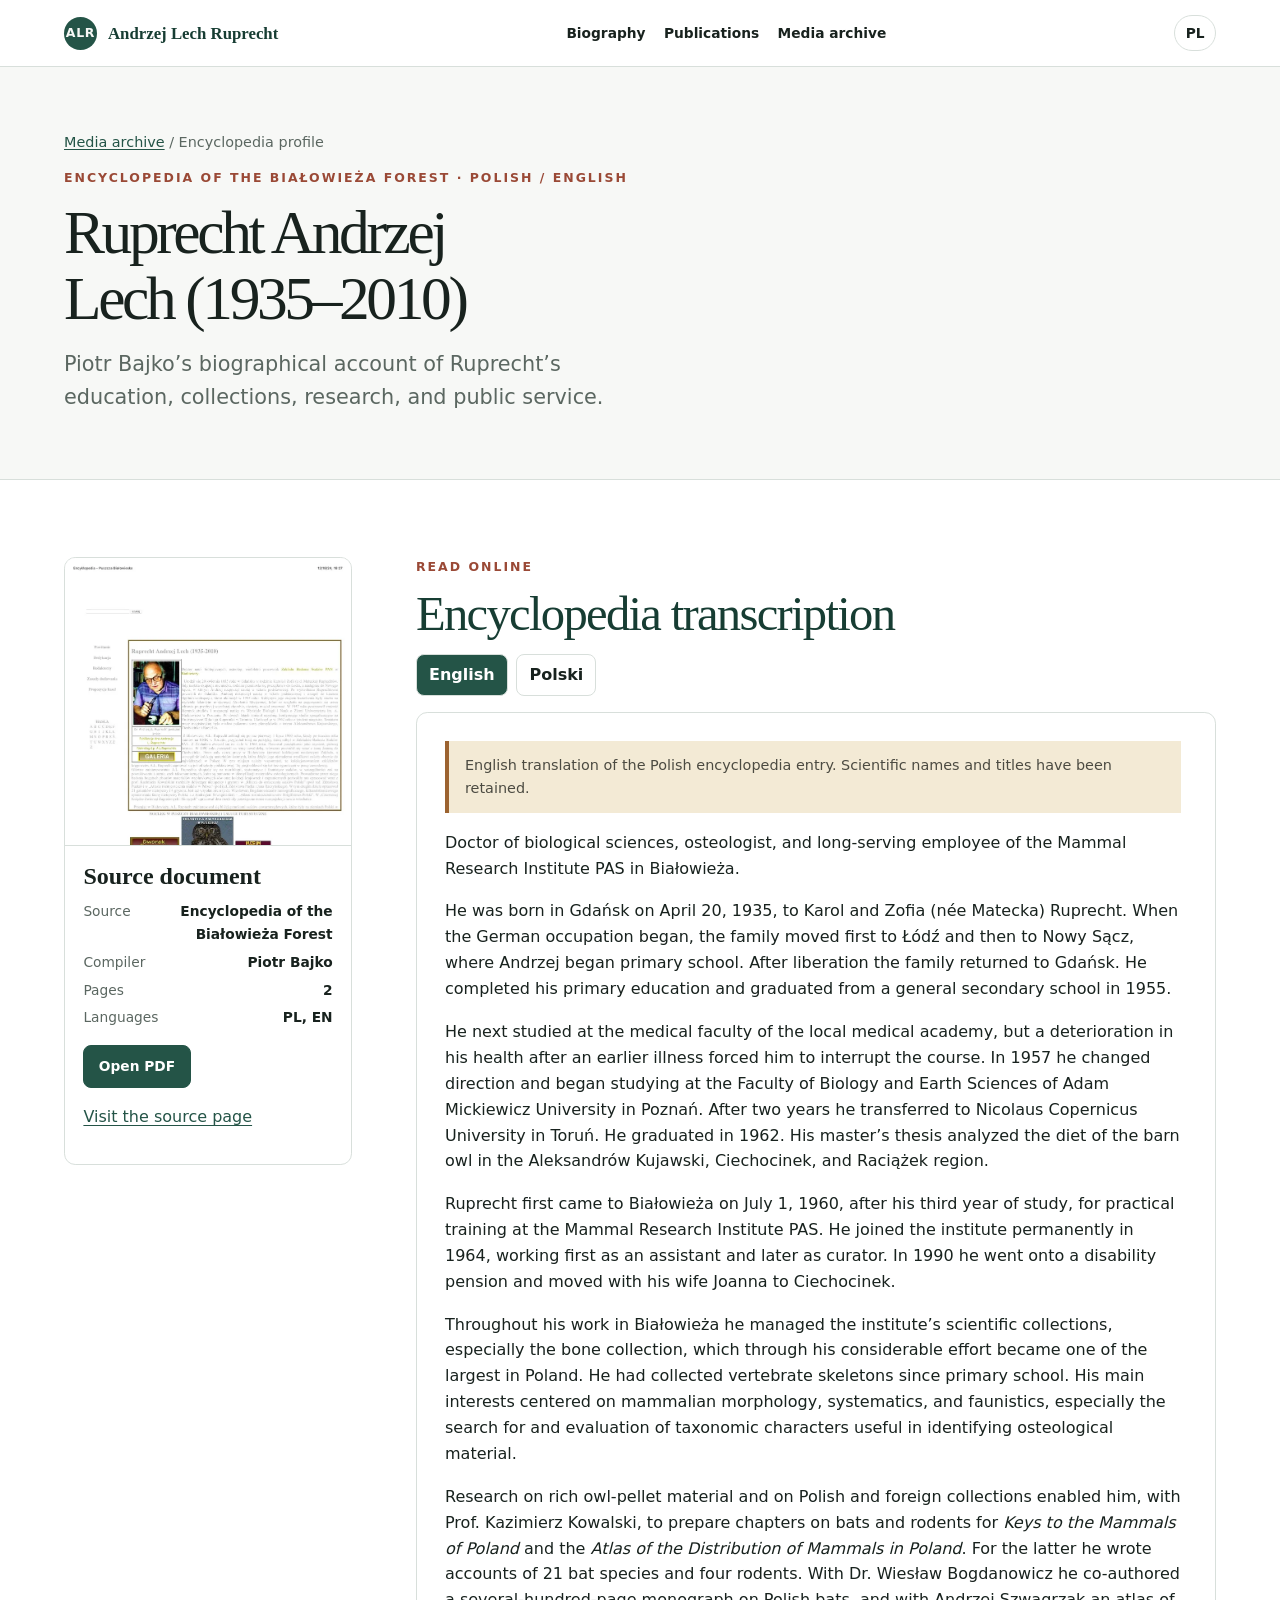
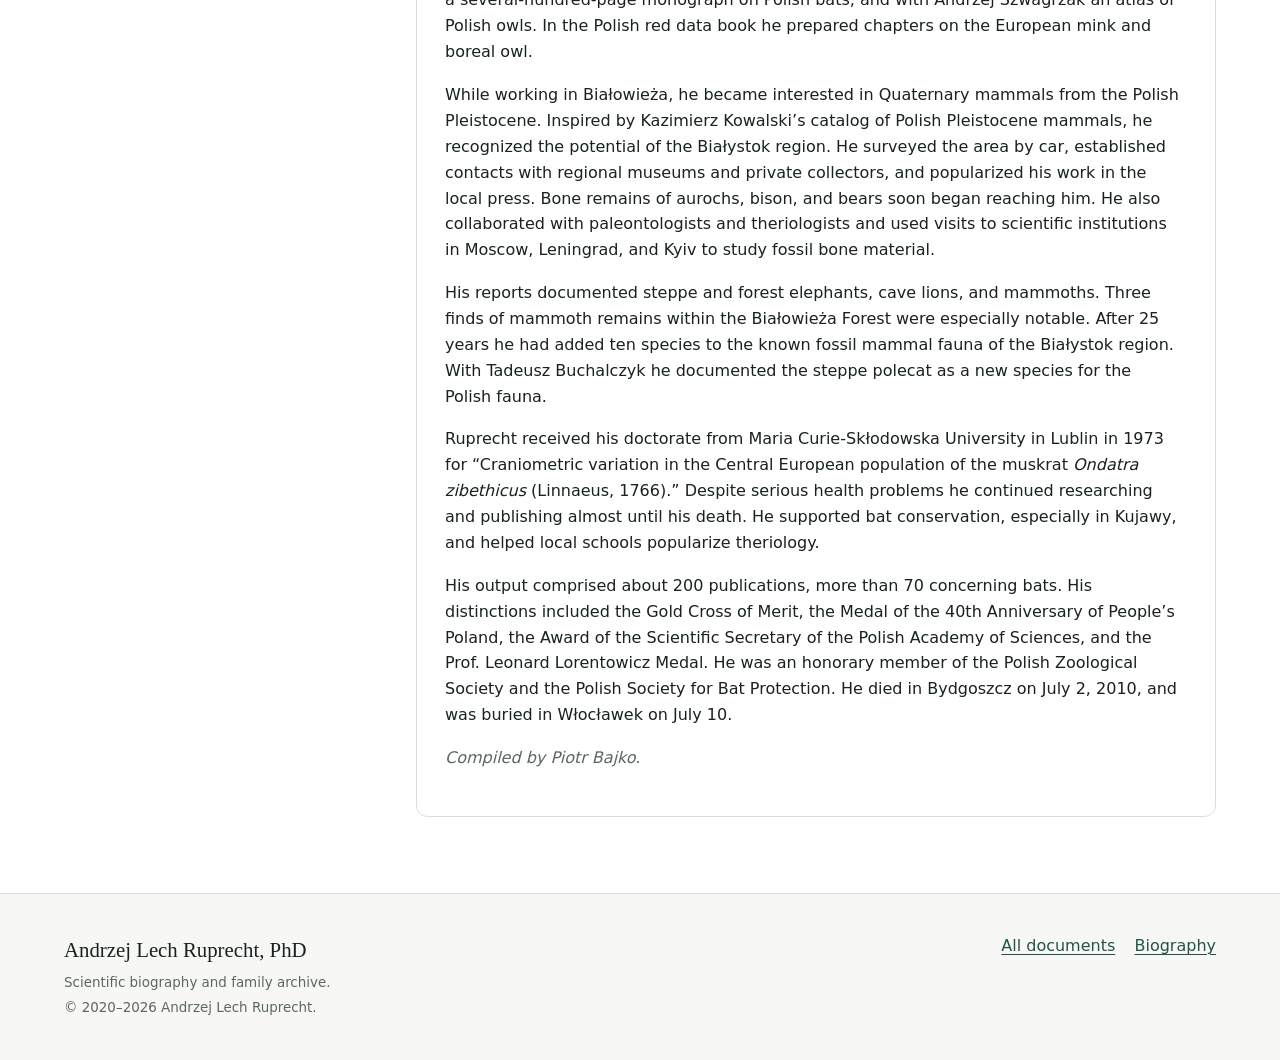
<file: media/puszcza-bialowieska/index.html>
<!doctype html>
<html lang="en">
  <head>
    <meta charset="utf-8"><meta name="viewport" content="width=device-width, initial-scale=1">
    <title>Ruprecht Andrzej Lech (1935–2010) — Encyclopedia of the Białowieża Forest</title>
    <meta name="description" content="Polish transcription and English translation of the Encyclopedia of the Białowieża Forest profile of Andrzej Lech Ruprecht, with PDF.">
    <link rel="canonical" href="https://andrzejruprecht.github.io/media/puszcza-bialowieska/"><link rel="icon" href="/assets/favicon.ico"><link rel="stylesheet" href="/main.css">
  </head>
  <body>
    <a class="skip-link" href="#main">Skip to the main content</a>
    <header class="site-header"><div class="nav-shell"><a class="brand" href="/"><span class="brand-mark" aria-hidden="true">ALR</span><span>Andrzej Lech Ruprecht</span></a><button class="menu-toggle" type="button" data-menu-toggle aria-expanded="false" aria-controls="site-navigation">Menu</button><nav class="site-nav" id="site-navigation" data-site-nav aria-label="Primary navigation"><a href="/#biography">Biography</a><a href="/#publications">Publications</a><a href="/media/">Media archive</a></nav><div class="utility-nav"><a class="language-link" href="#pl" aria-label="Wersja polska">PL</a></div></div></header>
    <main id="main">
      <header class="article-hero"><div class="section-shell"><p class="breadcrumbs"><a href="/media/">Media archive</a> / Encyclopedia profile</p><p class="eyebrow">Encyclopedia of the Białowieża Forest · Polish / English</p><h1>Ruprecht Andrzej Lech (1935–2010)</h1><p class="hero-deck">Piotr Bajko’s biographical account of Ruprecht’s education, collections, research, and public service.</p></div></header>
      <section class="section"><div class="section-shell article-layout" data-language-scope>
        <aside class="document-box"><img src="/assets/media/thumbnails/encyklopedia.webp" width="900" height="900" alt="Printed encyclopedia profile of Andrzej Ruprecht"><div class="document-box-body"><h3>Source document</h3><dl><dt>Source</dt><dd>Encyclopedia of the Białowieża Forest</dd><dt>Compiler</dt><dd>Piotr Bajko</dd><dt>Pages</dt><dd>2</dd><dt>Languages</dt><dd>PL, EN</dd></dl><a class="button" href="/assets/media/pdfs/encyklopedia-puszczy-bialowieskiej-ruprecht.pdf" target="_blank" rel="noopener">Open PDF</a><p><a href="https://www.encyklopedia.puszcza-bialowieska.eu/index.php?dzial=haslo&amp;id=777" target="_blank" rel="noopener">Visit the source page</a></p></div></aside>
        <article>
          <p class="section-kicker">Read online</p><h2>Encyclopedia transcription</h2>
          <div class="language-tabs" role="tablist" aria-label="Article language" data-language-tabs><button class="language-tab" role="tab" type="button" id="tab-en" aria-controls="en" aria-selected="true" data-language="en">English</button><button class="language-tab" role="tab" type="button" id="tab-pl" aria-controls="pl" aria-selected="false" data-language="pl">Polski</button></div>
          <section class="transcript-panel" id="en" role="tabpanel" aria-labelledby="tab-en"><div class="transcript-body">
            <p class="transcript-note">English translation of the Polish encyclopedia entry. Scientific names and titles have been retained.</p>
            <p>Doctor of biological sciences, osteologist, and long-serving employee of the Mammal Research Institute PAS in Białowieża.</p>
            <p>He was born in Gdańsk on April 20, 1935, to Karol and Zofia (née Matecka) Ruprecht. When the German occupation began, the family moved first to Łódź and then to Nowy Sącz, where Andrzej began primary school. After liberation the family returned to Gdańsk. He completed his primary education and graduated from a general secondary school in 1955.</p>
            <p>He next studied at the medical faculty of the local medical academy, but a deterioration in his health after an earlier illness forced him to interrupt the course. In 1957 he changed direction and began studying at the Faculty of Biology and Earth Sciences of Adam Mickiewicz University in Poznań. After two years he transferred to Nicolaus Copernicus University in Toruń. He graduated in 1962. His master’s thesis analyzed the diet of the barn owl in the Aleksandrów Kujawski, Ciechocinek, and Raciążek region.</p>
            <p>Ruprecht first came to Białowieża on July 1, 1960, after his third year of study, for practical training at the Mammal Research Institute PAS. He joined the institute permanently in 1964, working first as an assistant and later as curator. In 1990 he went onto a disability pension and moved with his wife Joanna to Ciechocinek.</p>
            <p>Throughout his work in Białowieża he managed the institute’s scientific collections, especially the bone collection, which through his considerable effort became one of the largest in Poland. He had collected vertebrate skeletons since primary school. His main interests centered on mammalian morphology, systematics, and faunistics, especially the search for and evaluation of taxonomic characters useful in identifying osteological material.</p>
            <p>Research on rich owl-pellet material and on Polish and foreign collections enabled him, with Prof. Kazimierz Kowalski, to prepare chapters on bats and rodents for <em>Keys to the Mammals of Poland</em> and the <em>Atlas of the Distribution of Mammals in Poland</em>. For the latter he wrote accounts of 21 bat species and four rodents. With Dr. Wiesław Bogdanowicz he co-authored a several-hundred-page monograph on Polish bats, and with Andrzej Szwagrzak an atlas of Polish owls. In the Polish red data book he prepared chapters on the European mink and boreal owl.</p>
            <p>While working in Białowieża, he became interested in Quaternary mammals from the Polish Pleistocene. Inspired by Kazimierz Kowalski’s catalog of Polish Pleistocene mammals, he recognized the potential of the Białystok region. He surveyed the area by car, established contacts with regional museums and private collectors, and popularized his work in the local press. Bone remains of aurochs, bison, and bears soon began reaching him. He also collaborated with paleontologists and theriologists and used visits to scientific institutions in Moscow, Leningrad, and Kyiv to study fossil bone material.</p>
            <p>His reports documented steppe and forest elephants, cave lions, and mammoths. Three finds of mammoth remains within the Białowieża Forest were especially notable. After 25 years he had added ten species to the known fossil mammal fauna of the Białystok region. With Tadeusz Buchalczyk he documented the steppe polecat as a new species for the Polish fauna.</p>
            <p>Ruprecht received his doctorate from Maria Curie-Skłodowska University in Lublin in 1973 for “Craniometric variation in the Central European population of the muskrat <em>Ondatra zibethicus</em> (Linnaeus, 1766).” Despite serious health problems he continued researching and publishing almost until his death. He supported bat conservation, especially in Kujawy, and helped local schools popularize theriology.</p>
            <p>His output comprised about 200 publications, more than 70 concerning bats. His distinctions included the Gold Cross of Merit, the Medal of the 40th Anniversary of People’s Poland, the Award of the Scientific Secretary of the Polish Academy of Sciences, and the Prof. Leonard Lorentowicz Medal. He was an honorary member of the Polish Zoological Society and the Polish Society for Bat Protection. He died in Bydgoszcz on July 2, 2010, and was buried in Włocławek on July 10.</p>
            <p class="byline">Compiled by Piotr Bajko.</p>
          </div></section>
          <section class="transcript-panel" id="pl" role="tabpanel" aria-labelledby="tab-pl" lang="pl" hidden><div class="transcript-body">
            <p class="transcript-note">Opracowana transkrypcja polskiego hasła encyklopedycznego.</p>
            <p>Doktor nauk biologicznych, osteolog, wieloletni pracownik Zakładu Badania Ssaków PAN w Białowieży.</p>
            <p>Urodził się 20 kwietnia 1935 roku w Gdańsku w rodzinie Karola i Zofii z domu Mateckiej. Gdy nastała okupacja niemiecka, rodzina przeniosła się początkowo do Łodzi, a następnie do Nowego Sącza, w którym Andrzej rozpoczął naukę w szkole podstawowej. Po wyzwoleniu Ruprechtowie powrócili do Gdańska. Andrzej dokończył naukę w szkole podstawowej i wstąpił do Liceum Ogólnokształcącego, które ukończył w 1955 roku.</p>
            <p>Kolejnym etapem kształcenia były studia na wydziale lekarskim miejscowej Akademii Medycznej, które ze względu na pogorszenie stanu zdrowia po przebytej wcześniej chorobie musiał przerwać. W 1957 roku postanowił zmienić kierunek studiów i rozpoczął naukę na Wydziale Biologii i Nauk o Ziemi Uniwersytetu im. Adama Mickiewicza w Poznaniu. Po dwóch latach zmienił uczelnię, kontynuując studia specjalizacyjne na Uniwersytecie Mikołaja Kopernika w Toruniu. Ukończył je w 1962 roku z tytułem magistra. Tematem pracy magisterskiej była analiza pokarmu płomykówki z terenu Aleksandrowa Kujawskiego, Ciechocinka i Raciążka.</p>
            <p>Z Białowieżą A.L. Ruprecht zetknął się po raz pierwszy 1 lipca 1960 roku, kiedy po trzecim roku studiów przyjechał na praktykę do Zakładu Badania Ssaków PAN. Z Zakładem związał się na stałe w 1964 roku. Pracował początkowo jako asystent, później kustosz. W 1990 roku przeszedł na rentę inwalidzką i przeniósł się wraz z żoną Joanną do Ciechocinka.</p>
            <p>Przez cały okres pracy w Białowieży kierował kolekcjami naukowymi Zakładu, a szczególnie kolekcją materiałów kostnych, która dzięki jego niemałemu wysiłkowi należy obecnie do największych w Polsce. Kolekcjonowaniem szkieletów kręgowców zajmował się już od szkoły podstawowej. Główne zainteresowania skupiały się na morfologii, systematyce i faunistyce ssaków, a szczególnie na cechach taksonomicznych pomocnych w identyfikacji materiałów osteologicznych.</p>
            <p>Badania bogatych zbiorów materiałów z wypluwek sów oraz kolekcji krajowych i zagranicznych pozwoliły mu opracować wraz z prof. Kazimierzem Kowalskim rozdziały dotyczące nietoperzy i gryzoni w <em>Kluczu do oznaczania ssaków Polski</em> i w <em>Atlasie rozmieszczenia ssaków w Polsce</em>. W atlasie opracował 21 gatunków nietoperzy i cztery gatunki gryzoni. Jest też współautorem, z dr. Wiesławem Bogdanowiczem, kilkusetstronicowego opracowania fauny nietoperzy Polski, a z Andrzejem Szwagrzakiem — atlasu rozmieszczenia sów Strigiformes Polski. W <em>Czerwonej Księdze Zwierząt Zagrożonych i Ginących</em> opracował rozdziały poświęcone norce europejskiej i sowie włochatce.</p>
            <p>Pracując w Białowieży, zainteresował się gatunkami ssaków czwartorzędowych, które żyły na ziemiach Polski w plejstocenie. Zainspirowany <em>Katalogiem ssaków plejstocenu Polski</em> K. Kowalskiego zaczął dostrzegać w Białostocczyźnie potencjalny teren badań. Lustrował okolicę samochodem, nawiązywał kontakty z muzeami regionalnymi i prywatnymi kolekcjonerami oraz publikował artykuły popularyzujące swoje badania w prasie lokalnej. Wkrótce zaczęły napływać pierwsze okazy szczątków kostnych turów, żubrów i niedźwiedzi. Nawiązywał też kontakty z paleontologami i teriologami, a podróże do placówek w Moskwie, Leningradzie i Kijowie wykorzystywał na badanie kości ssaków kopalnych.</p>
            <p>Jego doniesienia dotyczyły słonia stepowego, słonia leśnego, lwa jaskiniowego i mamutów. Szczególną ciekawostką było trzykrotne stwierdzenie szczątków mamuta na obszarach leśnych Puszczy Białowieskiej. Po ćwierćwieczu badań uzupełnił listę ssaków kopalnych Białostocczyzny o kolejnych dziesięć gatunków. Wspólnie z Tadeuszem Buchalczykiem odkrył też występowanie nowego gatunku dla fauny Polski — tchórza stepowego.</p>
            <p>Stopień doktora nauk biologicznych uzyskał w 1973 roku na Uniwersytecie Marii Curie-Skłodowskiej w Lublinie na podstawie rozprawy „Zmienność kraniometryczna środkowoeuropejskiej populacji piżmaka <em>Ondatra zibethicus</em> (Linnaeus, 1766)”. Mimo poważnych problemów ze zdrowiem niemal do chwili śmierci prowadził badania i publikował ich wyniki. Angażował się w ochronę nietoperzy, zwłaszcza na Kujawach, oraz pomagał okolicznym szkołom popularyzować wiedzę teriologiczną.</p>
            <p>Jego dorobek obejmuje około 200 publikacji, w tym ponad 70 dotyczących nietoperzy. Został odznaczony Złotym Krzyżem Zasługi, Medalem 40-lecia Polski Ludowej, Nagrodą Sekretarza Naukowego PAN i Medalem im. prof. Leonarda Lorentowicza. Był honorowym członkiem Polskiego Towarzystwa Zoologicznego i Ogólnopolskiego Towarzystwa Ochrony Nietoperzy. Zmarł 2 lipca 2010 roku w Bydgoszczy, a 10 lipca spoczął na Cmentarzu Komunalnym we Włocławku.</p>
            <p class="byline">Opracował Piotr Bajko.</p>
          </div></section>
        </article>
      </div></section>
    </main>
    <footer class="site-footer"><div class="footer-shell"><div><p class="footer-title">Andrzej Lech Ruprecht, PhD</p><p class="footer-small">Scientific biography and family archive.</p><p class="footer-small">© 2020–<span data-current-year></span> Andrzej Lech Ruprecht.</p></div><nav class="footer-links" aria-label="Archive links"><a href="/media/">All documents</a><a href="/">Biography</a></nav></div></footer>
    <script src="/script.js" defer></script>
  </body>
</html>
</file>
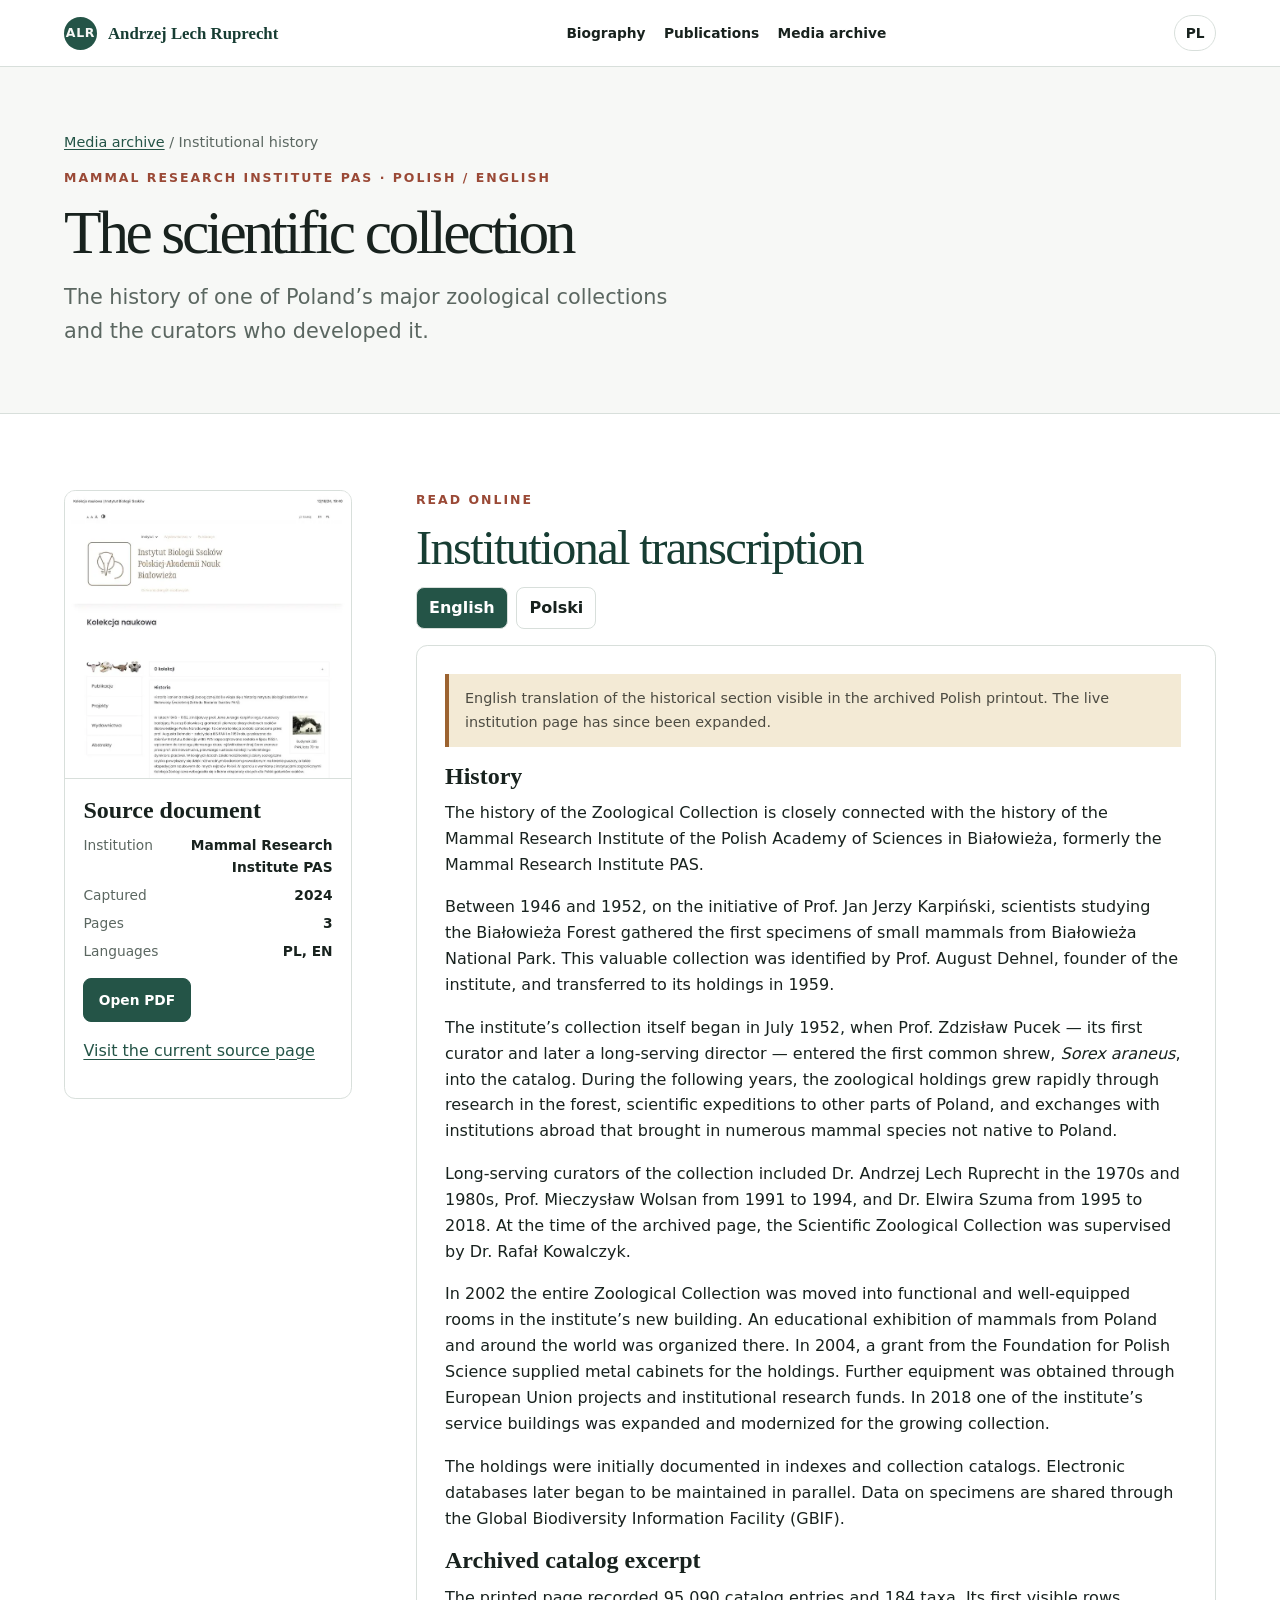
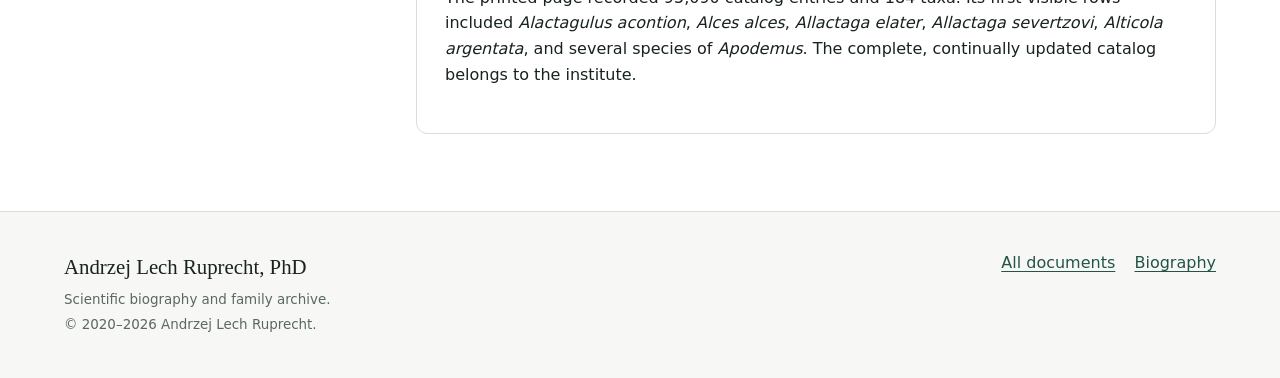
<file: media/scientific-collection/index.html>
<!doctype html>
<html lang="en">
  <head>
    <meta charset="utf-8"><meta name="viewport" content="width=device-width, initial-scale=1">
    <title>The scientific collection — Mammal Research Institute PAS</title>
    <meta name="description" content="Polish transcription and English translation of the Mammal Research Institute scientific collection history, including Andrzej Ruprecht’s curatorship, with PDF.">
    <link rel="canonical" href="https://andrzejruprecht.github.io/media/scientific-collection/"><link rel="icon" href="/assets/favicon.ico"><link rel="stylesheet" href="/main.css">
  </head>
  <body>
    <a class="skip-link" href="#main">Skip to the main content</a>
    <header class="site-header"><div class="nav-shell"><a class="brand" href="/"><span class="brand-mark" aria-hidden="true">ALR</span><span>Andrzej Lech Ruprecht</span></a><button class="menu-toggle" type="button" data-menu-toggle aria-expanded="false" aria-controls="site-navigation">Menu</button><nav class="site-nav" id="site-navigation" data-site-nav aria-label="Primary navigation"><a href="/#biography">Biography</a><a href="/#publications">Publications</a><a href="/media/">Media archive</a></nav><div class="utility-nav"><a class="language-link" href="#pl" aria-label="Wersja polska">PL</a></div></div></header>
    <main id="main">
      <header class="article-hero"><div class="section-shell"><p class="breadcrumbs"><a href="/media/">Media archive</a> / Institutional history</p><p class="eyebrow">Mammal Research Institute PAS · Polish / English</p><h1>The scientific collection</h1><p class="hero-deck">The history of one of Poland’s major zoological collections and the curators who developed it.</p></div></header>
      <section class="section"><div class="section-shell article-layout" data-language-scope>
        <aside class="document-box"><img src="/assets/media/thumbnails/kolekcja.webp" width="900" height="900" alt="Printed page about the Mammal Research Institute scientific collection"><div class="document-box-body"><h3>Source document</h3><dl><dt>Institution</dt><dd>Mammal Research Institute PAS</dd><dt>Captured</dt><dd>2024</dd><dt>Pages</dt><dd>3</dd><dt>Languages</dt><dd>PL, EN</dd></dl><a class="button" href="/assets/media/pdfs/ibs-pan-kolekcja-naukowa.pdf" target="_blank" rel="noopener">Open PDF</a><p><a href="https://ibs.bialowieza.pl/kolekcja-naukowa/" target="_blank" rel="noopener">Visit the current source page</a></p></div></aside>
        <article>
          <p class="section-kicker">Read online</p><h2>Institutional transcription</h2>
          <div class="language-tabs" role="tablist" aria-label="Article language" data-language-tabs><button class="language-tab" role="tab" type="button" id="tab-en" aria-controls="en" aria-selected="true" data-language="en">English</button><button class="language-tab" role="tab" type="button" id="tab-pl" aria-controls="pl" aria-selected="false" data-language="pl">Polski</button></div>
          <section class="transcript-panel" id="en" role="tabpanel" aria-labelledby="tab-en"><div class="transcript-body">
            <p class="transcript-note">English translation of the historical section visible in the archived Polish printout. The live institution page has since been expanded.</p>
            <h3>History</h3>
            <p>The history of the Zoological Collection is closely connected with the history of the Mammal Research Institute of the Polish Academy of Sciences in Białowieża, formerly the Mammal Research Institute PAS.</p>
            <p>Between 1946 and 1952, on the initiative of Prof. Jan Jerzy Karpiński, scientists studying the Białowieża Forest gathered the first specimens of small mammals from Białowieża National Park. This valuable collection was identified by Prof. August Dehnel, founder of the institute, and transferred to its holdings in 1959.</p>
            <p>The institute’s collection itself began in July 1952, when Prof. Zdzisław Pucek — its first curator and later a long-serving director — entered the first common shrew, <em>Sorex araneus</em>, into the catalog. During the following years, the zoological holdings grew rapidly through research in the forest, scientific expeditions to other parts of Poland, and exchanges with institutions abroad that brought in numerous mammal species not native to Poland.</p>
            <p>Long-serving curators of the collection included Dr. Andrzej Lech Ruprecht in the 1970s and 1980s, Prof. Mieczysław Wolsan from 1991 to 1994, and Dr. Elwira Szuma from 1995 to 2018. At the time of the archived page, the Scientific Zoological Collection was supervised by Dr. Rafał Kowalczyk.</p>
            <p>In 2002 the entire Zoological Collection was moved into functional and well-equipped rooms in the institute’s new building. An educational exhibition of mammals from Poland and around the world was organized there. In 2004, a grant from the Foundation for Polish Science supplied metal cabinets for the holdings. Further equipment was obtained through European Union projects and institutional research funds. In 2018 one of the institute’s service buildings was expanded and modernized for the growing collection.</p>
            <p>The holdings were initially documented in indexes and collection catalogs. Electronic databases later began to be maintained in parallel. Data on specimens are shared through the Global Biodiversity Information Facility (GBIF).</p>
            <h3>Archived catalog excerpt</h3>
            <p>The printed page recorded 95,090 catalog entries and 184 taxa. Its first visible rows included <em>Alactagulus acontion</em>, <em>Alces alces</em>, <em>Allactaga elater</em>, <em>Allactaga severtzovi</em>, <em>Alticola argentata</em>, and several species of <em>Apodemus</em>. The complete, continually updated catalog belongs to the institute.</p>
          </div></section>
          <section class="transcript-panel" id="pl" role="tabpanel" aria-labelledby="tab-pl" lang="pl" hidden><div class="transcript-body">
            <p class="transcript-note">Opracowana transkrypcja części historycznej widocznej w zarchiwizowanym wydruku. Aktualna strona Instytutu została od tego czasu rozbudowana.</p>
            <h3>Historia</h3>
            <p>Historia istnienia Kolekcji Zoologicznej ściśle wiąże się z historią Instytutu Biologii Ssaków PAN w Białowieży, wcześniej Zakładu Badania Ssaków PAN.</p>
            <p>W latach 1946–1952, z inicjatywy prof. Jana Jerzego Karpińskiego, naukowcy badający Puszczę Białowieską gromadzili pierwsze okazy drobnych ssaków Białowieskiego Parku Narodowego. Ta cenna kolekcja została oznaczona przez prof. Augusta Dehnela, założyciela IBS PAN, i w 1959 roku przekazana do zbiorów Instytutu.</p>
            <p>Kolekcja w IBS PAN została zapoczątkowana w lipcu 1952 roku wpisaniem do katalogu pierwszego okazu ryjówki aksamitnej <em>Sorex araneus</em> przez prof. Zdzisława Pucka, pierwszego kustosza kolekcji i wieloletniego dyrektora placówki. W kolejnych latach zbiory zoologiczne szybko powiększały się dzięki różnorodnym badaniom prowadzonym na terenie puszczy, ekspedycjom naukowym do innych rejonów Polski oraz wymianie z instytucjami zagranicznymi, dzięki której kolekcja wzbogaciła się o liczne okazy gatunków obcych dla Polski.</p>
            <p>Wieloletnimi kustoszami kolekcji byli: dr Andrzej Lech Ruprecht w latach 70. i 80., prof. Mieczysław Wolsan w latach 1991–1994 oraz dr hab. Elwira Szuma w latach 1995–2018. W chwili wykonania zarchiwizowanego wydruku opiekę nad Naukową Kolekcją Zoologiczną sprawował dr hab. Rafał Kowalczyk.</p>
            <p>W 2002 roku całą Kolekcję Zoologiczną przeniesiono do funkcjonalnych i dobrze wyposażonych pomieszczeń w nowym budynku IBS PAN. Zorganizowano ekspozycję ssaków Polski i świata do celów edukacyjnych. W 2004 roku, w ramach konkursu BIOS organizowanego przez Fundację na rzecz Nauki Polskiej, uzyskano grant na wyposażenie kolekcji w metalowe szafy. Dalsze doposażenie odbywało się dzięki projektom Unii Europejskiej i środkom SPUB. W 2018 roku na potrzeby powiększającej się kolekcji rozbudowano i zmodernizowano jeden z budynków gospodarczych.</p>
            <p>Początkowo zbiory dokumentowano i katalogowano w skorowidzach oraz katalogu kolekcji. Obecnie równolegle prowadzone są elektroniczne bazy zbiorów. Dane dotyczące okazów Instytut udostępnia w ramach Globalnej Sieci Informacji o Bioróżnorodności (GBIF).</p>
            <h3>Fragment zarchiwizowanego katalogu</h3>
            <p>Na wydrukowanej stronie widniało 95 090 rekordów i 184 taksony. Pierwsze widoczne pozycje obejmowały <em>Alactagulus acontion</em>, <em>Alces alces</em>, <em>Allactaga elater</em>, <em>Allactaga severtzovi</em>, <em>Alticola argentata</em> oraz kilka gatunków rodzaju <em>Apodemus</em>. Pełny, stale aktualizowany katalog należy do Instytutu.</p>
          </div></section>
        </article>
      </div></section>
    </main>
    <footer class="site-footer"><div class="footer-shell"><div><p class="footer-title">Andrzej Lech Ruprecht, PhD</p><p class="footer-small">Scientific biography and family archive.</p><p class="footer-small">© 2020–<span data-current-year></span> Andrzej Lech Ruprecht.</p></div><nav class="footer-links" aria-label="Archive links"><a href="/media/">All documents</a><a href="/">Biography</a></nav></div></footer>
    <script src="/script.js" defer></script>
  </body>
</html>
</file>
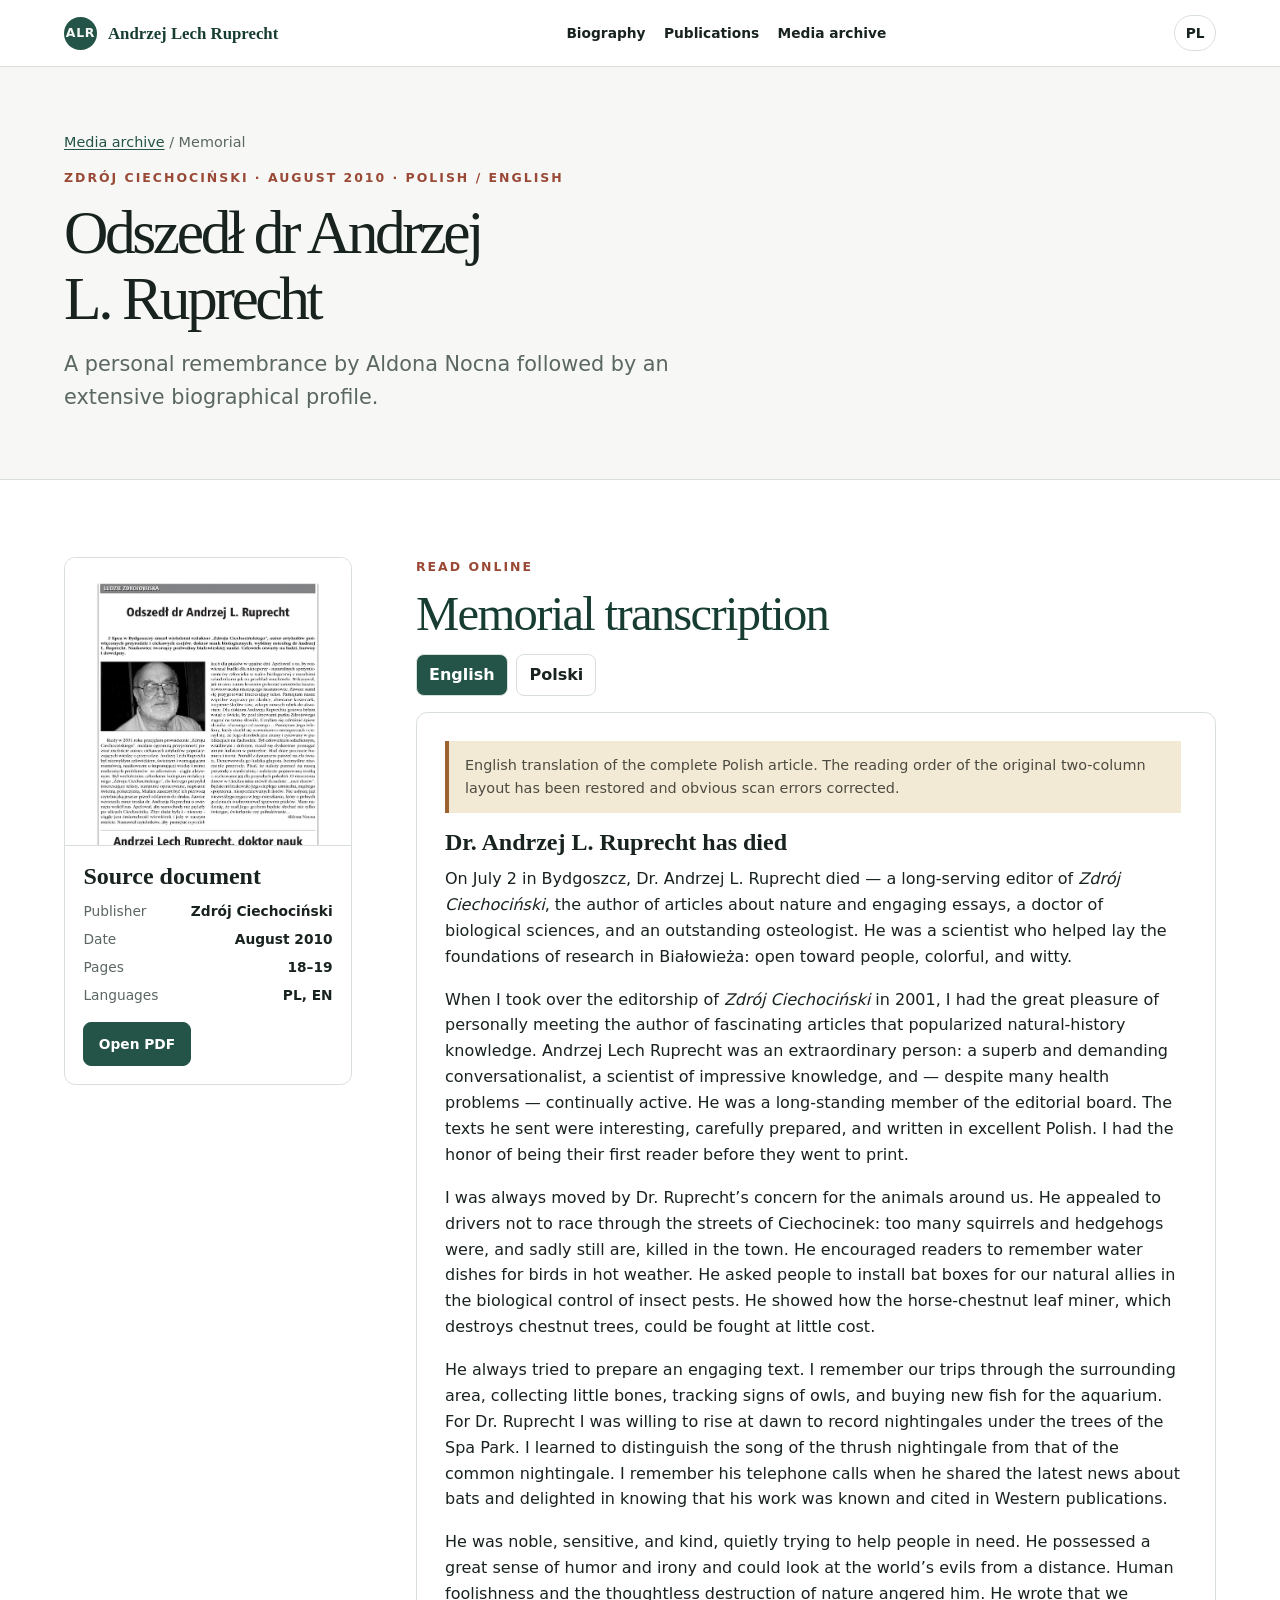
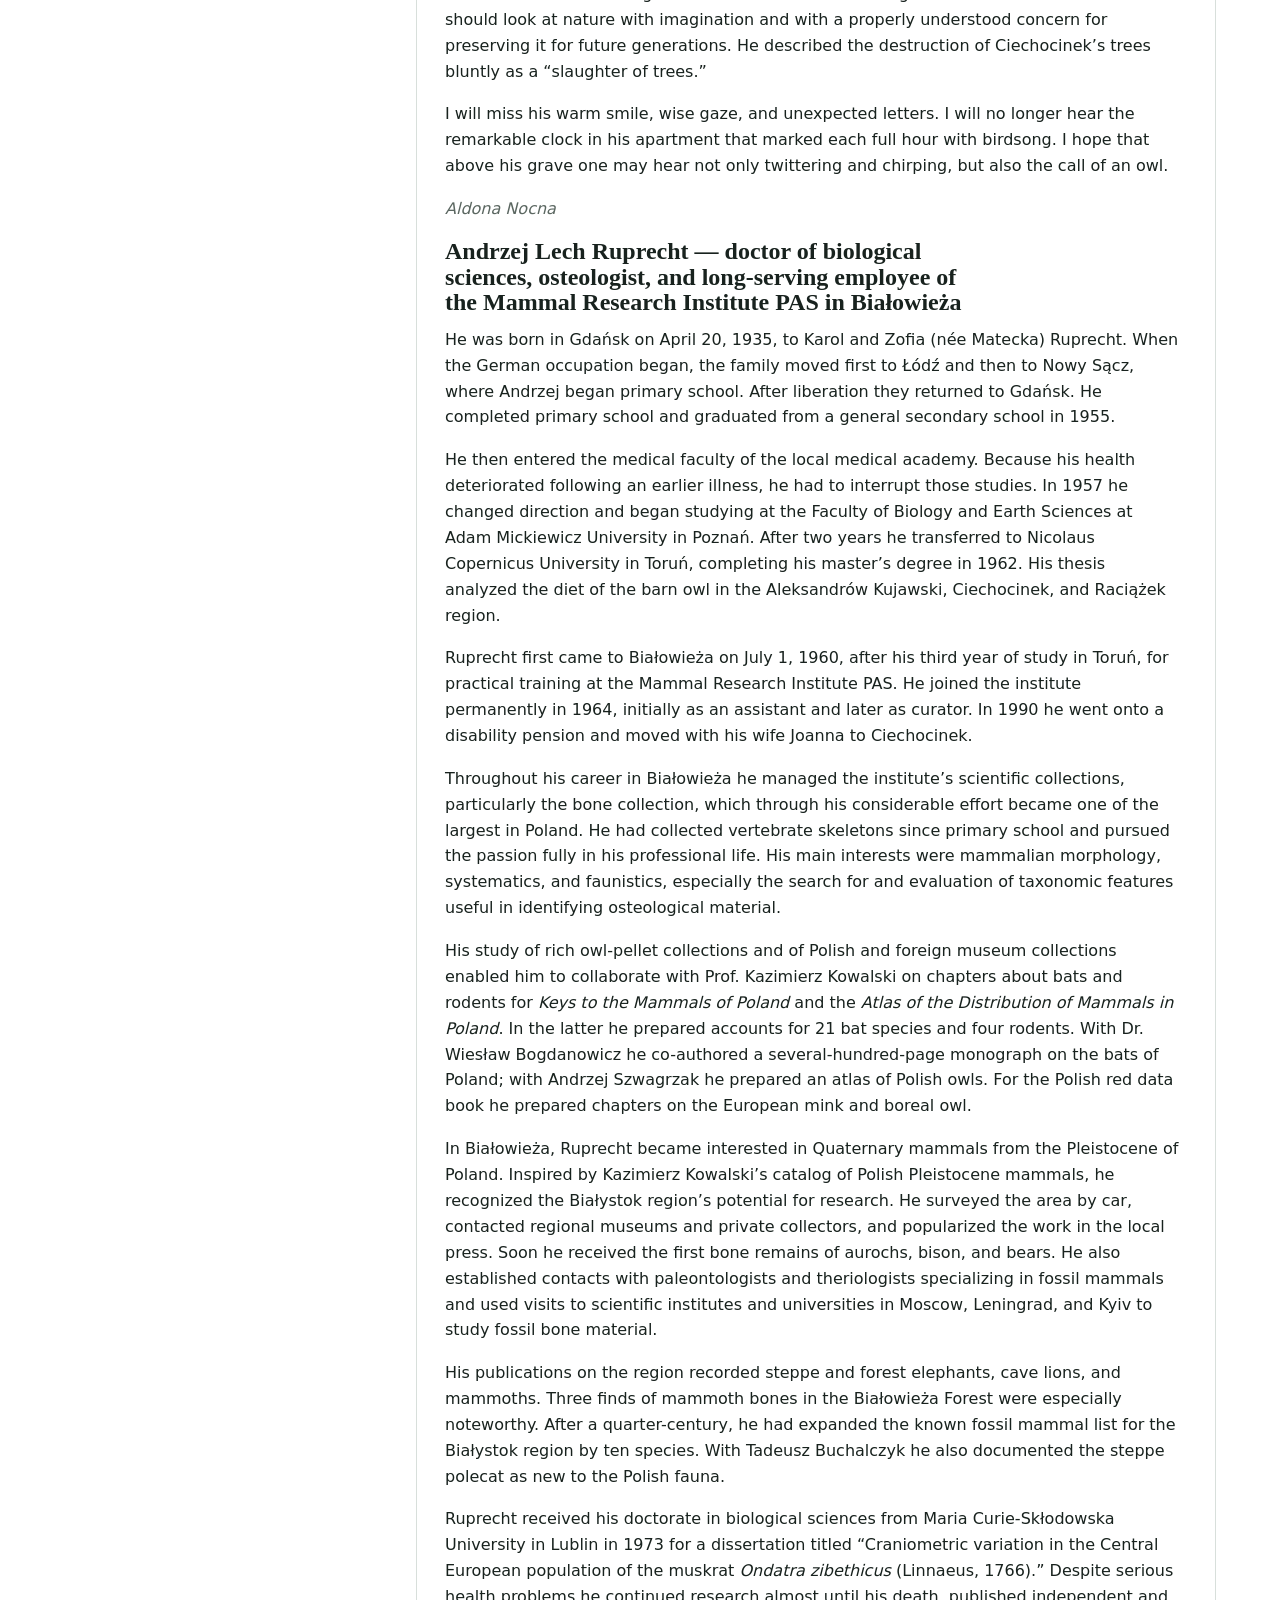
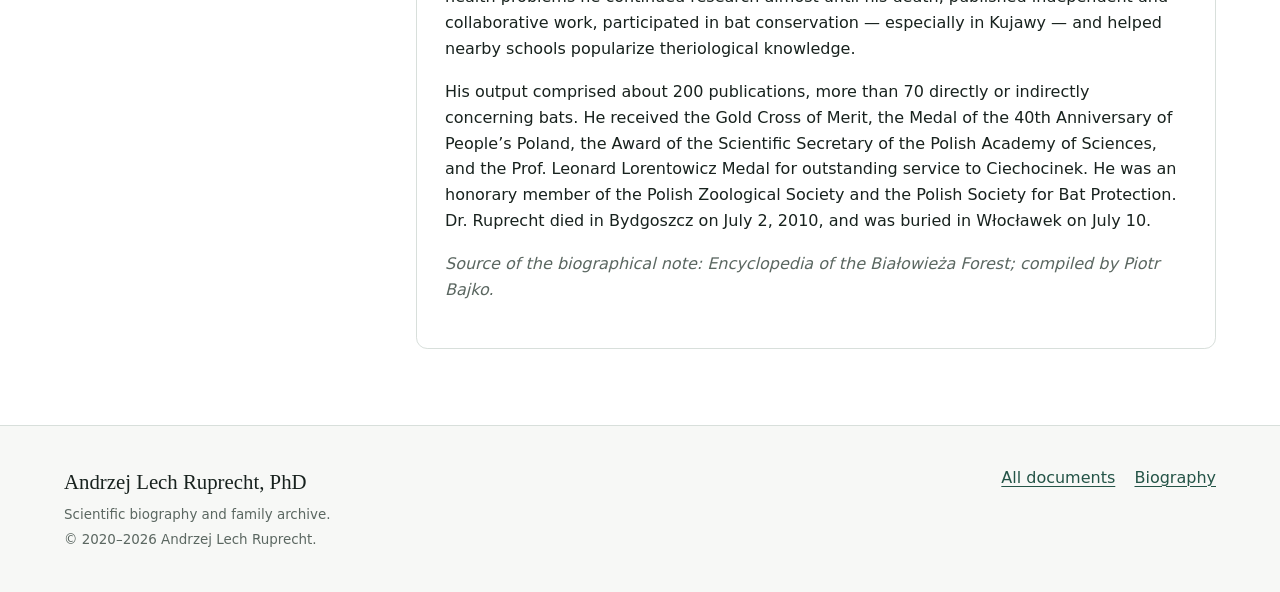
<file: media/zdroj-ciechocinski/index.html>
<!doctype html>
<html lang="en">
  <head>
    <meta charset="utf-8"><meta name="viewport" content="width=device-width, initial-scale=1">
    <title>Odszedł dr Andrzej L. Ruprecht — Zdrój Ciechociński</title>
    <meta name="description" content="Polish transcription and English translation of the August 2010 Zdrój Ciechociński memorial for Andrzej Lech Ruprecht, with PDF.">
    <link rel="canonical" href="https://andrzejruprecht.github.io/media/zdroj-ciechocinski/"><link rel="icon" href="/assets/favicon.ico"><link rel="stylesheet" href="/main.css">
  </head>
  <body>
    <a class="skip-link" href="#main">Skip to the main content</a>
    <header class="site-header"><div class="nav-shell"><a class="brand" href="/"><span class="brand-mark" aria-hidden="true">ALR</span><span>Andrzej Lech Ruprecht</span></a><button class="menu-toggle" type="button" data-menu-toggle aria-expanded="false" aria-controls="site-navigation">Menu</button><nav class="site-nav" id="site-navigation" data-site-nav aria-label="Primary navigation"><a href="/#biography">Biography</a><a href="/#publications">Publications</a><a href="/media/">Media archive</a></nav><div class="utility-nav"><a class="language-link" href="#pl" aria-label="Wersja polska">PL</a></div></div></header>
    <main id="main">
      <header class="article-hero"><div class="section-shell"><p class="breadcrumbs"><a href="/media/">Media archive</a> / Memorial</p><p class="eyebrow">Zdrój Ciechociński · August 2010 · Polish / English</p><h1>Odszedł dr Andrzej L. Ruprecht</h1><p class="hero-deck">A personal remembrance by Aldona Nocna followed by an extensive biographical profile.</p></div></header>
      <section class="section"><div class="section-shell article-layout" data-language-scope>
        <aside class="document-box"><img src="/assets/media/thumbnails/ciechocinek.webp" width="900" height="900" alt="First page of the Zdrój Ciechociński memorial"><div class="document-box-body"><h3>Source document</h3><dl><dt>Publisher</dt><dd>Zdrój Ciechociński</dd><dt>Date</dt><dd>August 2010</dd><dt>Pages</dt><dd>18–19</dd><dt>Languages</dt><dd>PL, EN</dd></dl><a class="button" href="/assets/media/pdfs/zdroj-ciechocinski-odszedl-dr-andrzej-ruprecht.pdf" target="_blank" rel="noopener">Open PDF</a></div></aside>
        <article>
          <p class="section-kicker">Read online</p><h2>Memorial transcription</h2>
          <div class="language-tabs" role="tablist" aria-label="Article language" data-language-tabs><button class="language-tab" role="tab" type="button" id="tab-en" aria-controls="en" aria-selected="true" data-language="en">English</button><button class="language-tab" role="tab" type="button" id="tab-pl" aria-controls="pl" aria-selected="false" data-language="pl">Polski</button></div>
          <section class="transcript-panel" id="en" role="tabpanel" aria-labelledby="tab-en"><div class="transcript-body">
            <p class="transcript-note">English translation of the complete Polish article. The reading order of the original two-column layout has been restored and obvious scan errors corrected.</p>
            <h3>Dr. Andrzej L. Ruprecht has died</h3>
            <p>On July 2 in Bydgoszcz, Dr. Andrzej L. Ruprecht died — a long-serving editor of <em>Zdrój Ciechociński</em>, the author of articles about nature and engaging essays, a doctor of biological sciences, and an outstanding osteologist. He was a scientist who helped lay the foundations of research in Białowieża: open toward people, colorful, and witty.</p>
            <p>When I took over the editorship of <em>Zdrój Ciechociński</em> in 2001, I had the great pleasure of personally meeting the author of fascinating articles that popularized natural-history knowledge. Andrzej Lech Ruprecht was an extraordinary person: a superb and demanding conversationalist, a scientist of impressive knowledge, and — despite many health problems — continually active. He was a long-standing member of the editorial board. The texts he sent were interesting, carefully prepared, and written in excellent Polish. I had the honor of being their first reader before they went to print.</p>
            <p>I was always moved by Dr. Ruprecht’s concern for the animals around us. He appealed to drivers not to race through the streets of Ciechocinek: too many squirrels and hedgehogs were, and sadly still are, killed in the town. He encouraged readers to remember water dishes for birds in hot weather. He asked people to install bat boxes for our natural allies in the biological control of insect pests. He showed how the horse-chestnut leaf miner, which destroys chestnut trees, could be fought at little cost.</p>
            <p>He always tried to prepare an engaging text. I remember our trips through the surrounding area, collecting little bones, tracking signs of owls, and buying new fish for the aquarium. For Dr. Ruprecht I was willing to rise at dawn to record nightingales under the trees of the Spa Park. I learned to distinguish the song of the thrush nightingale from that of the common nightingale. I remember his telephone calls when he shared the latest news about bats and delighted in knowing that his work was known and cited in Western publications.</p>
            <p>He was noble, sensitive, and kind, quietly trying to help people in need. He possessed a great sense of humor and irony and could look at the world’s evils from a distance. Human foolishness and the thoughtless destruction of nature angered him. He wrote that we should look at nature with imagination and with a properly understood concern for preserving it for future generations. He described the destruction of Ciechocinek’s trees bluntly as a “slaughter of trees.”</p>
            <p>I will miss his warm smile, wise gaze, and unexpected letters. I will no longer hear the remarkable clock in his apartment that marked each full hour with birdsong. I hope that above his grave one may hear not only twittering and chirping, but also the call of an owl.</p>
            <p class="byline">Aldona Nocna</p>
            <h3>Andrzej Lech Ruprecht — doctor of biological sciences, osteologist, and long-serving employee of the Mammal Research Institute PAS in Białowieża</h3>
            <p>He was born in Gdańsk on April 20, 1935, to Karol and Zofia (née Matecka) Ruprecht. When the German occupation began, the family moved first to Łódź and then to Nowy Sącz, where Andrzej began primary school. After liberation they returned to Gdańsk. He completed primary school and graduated from a general secondary school in 1955.</p>
            <p>He then entered the medical faculty of the local medical academy. Because his health deteriorated following an earlier illness, he had to interrupt those studies. In 1957 he changed direction and began studying at the Faculty of Biology and Earth Sciences at Adam Mickiewicz University in Poznań. After two years he transferred to Nicolaus Copernicus University in Toruń, completing his master’s degree in 1962. His thesis analyzed the diet of the barn owl in the Aleksandrów Kujawski, Ciechocinek, and Raciążek region.</p>
            <p>Ruprecht first came to Białowieża on July 1, 1960, after his third year of study in Toruń, for practical training at the Mammal Research Institute PAS. He joined the institute permanently in 1964, initially as an assistant and later as curator. In 1990 he went onto a disability pension and moved with his wife Joanna to Ciechocinek.</p>
            <p>Throughout his career in Białowieża he managed the institute’s scientific collections, particularly the bone collection, which through his considerable effort became one of the largest in Poland. He had collected vertebrate skeletons since primary school and pursued the passion fully in his professional life. His main interests were mammalian morphology, systematics, and faunistics, especially the search for and evaluation of taxonomic features useful in identifying osteological material.</p>
            <p>His study of rich owl-pellet collections and of Polish and foreign museum collections enabled him to collaborate with Prof. Kazimierz Kowalski on chapters about bats and rodents for <em>Keys to the Mammals of Poland</em> and the <em>Atlas of the Distribution of Mammals in Poland</em>. In the latter he prepared accounts for 21 bat species and four rodents. With Dr. Wiesław Bogdanowicz he co-authored a several-hundred-page monograph on the bats of Poland; with Andrzej Szwagrzak he prepared an atlas of Polish owls. For the Polish red data book he prepared chapters on the European mink and boreal owl.</p>
            <p>In Białowieża, Ruprecht became interested in Quaternary mammals from the Pleistocene of Poland. Inspired by Kazimierz Kowalski’s catalog of Polish Pleistocene mammals, he recognized the Białystok region’s potential for research. He surveyed the area by car, contacted regional museums and private collectors, and popularized the work in the local press. Soon he received the first bone remains of aurochs, bison, and bears. He also established contacts with paleontologists and theriologists specializing in fossil mammals and used visits to scientific institutes and universities in Moscow, Leningrad, and Kyiv to study fossil bone material.</p>
            <p>His publications on the region recorded steppe and forest elephants, cave lions, and mammoths. Three finds of mammoth bones in the Białowieża Forest were especially noteworthy. After a quarter-century, he had expanded the known fossil mammal list for the Białystok region by ten species. With Tadeusz Buchalczyk he also documented the steppe polecat as new to the Polish fauna.</p>
            <p>Ruprecht received his doctorate in biological sciences from Maria Curie-Skłodowska University in Lublin in 1973 for a dissertation titled “Craniometric variation in the Central European population of the muskrat <em>Ondatra zibethicus</em> (Linnaeus, 1766).” Despite serious health problems he continued research almost until his death, published independent and collaborative work, participated in bat conservation — especially in Kujawy — and helped nearby schools popularize theriological knowledge.</p>
            <p>His output comprised about 200 publications, more than 70 directly or indirectly concerning bats. He received the Gold Cross of Merit, the Medal of the 40th Anniversary of People’s Poland, the Award of the Scientific Secretary of the Polish Academy of Sciences, and the Prof. Leonard Lorentowicz Medal for outstanding service to Ciechocinek. He was an honorary member of the Polish Zoological Society and the Polish Society for Bat Protection. Dr. Ruprecht died in Bydgoszcz on July 2, 2010, and was buried in Włocławek on July 10.</p>
            <p class="byline">Source of the biographical note: Encyclopedia of the Białowieża Forest; compiled by Piotr Bajko.</p>
          </div></section>
          <section class="transcript-panel" id="pl" role="tabpanel" aria-labelledby="tab-pl" lang="pl" hidden><div class="transcript-body">
            <p class="transcript-note">Pełna, opracowana transkrypcja polskiego artykułu. Przywrócono kolejność czytania z dwóch kolumn i poprawiono oczywiste błędy skanowania.</p>
            <h3>Odszedł dr Andrzej L. Ruprecht</h3>
            <p>2 lipca w Bydgoszczy zmarł wieloletni redaktor „Zdroju Ciechocińskiego”, autor artykułów poświęconych przyrodzie i ciekawych esejów, doktor nauk biologicznych, wybitny osteolog dr Andrzej L. Ruprecht. Naukowiec tworzący podwaliny białowieskiej nauki. Człowiek otwarty na ludzi, barwny i dowcipny.</p>
            <p>Kiedy w 2001 roku przejęłam prowadzenie „Zdroju Ciechocińskiego”, miałam ogromną przyjemność poznać osobiście autora ciekawych artykułów popularyzujących wiedzę o przyrodzie. Andrzej Lech Ruprecht był niezwykłym człowiekiem, świetnym i wymagającym rozmówcą, naukowcem o imponującej wiedzy i — mimo rozlicznych problemów ze zdrowiem — ciągle aktywnym. Był wieloletnim członkiem kolegium redakcyjnego „Zdroju Ciechocińskiego”, do którego przysyłał interesujące teksty, starannie opracowane i napisane świetną polszczyzną. Miałam zaszczyt być ich pierwszą czytelniczką jeszcze przed oddaniem do druku.</p>
            <p>Zawsze wzruszała mnie troska dr. Andrzeja Ruprechta o zwierzęta wokół nas. Apelował, aby samochody nie pędziły po ulicach Ciechocinka. Zbyt duża była i — niestety — ciągle jest śmiertelność wiewiórek i jeży w naszym mieście. Namawiał czytelników, aby pamiętali o poidełkach dla ptaków w upalne dni. Apelował, by rozwieszać budki dla nietoperzy — naturalnych sprzymierzeńców człowieka w biologicznej walce z owadzimi szkodnikami. Wskazywał, jak można tanim kosztem pokonać szrotówka kasztanowcowiaczka niszczącego kasztanowce.</p>
            <p>Zawsze starał się przygotować interesujący tekst. Pamiętam nasze wspólne wyprawy po okolicy, zbieranie kosteczek, tropienie śladów sów i zakupy nowych rybek do akwarium. Dla doktora Andrzeja Ruprechta gotowa byłam wstać o świcie, by pod drzewami Parku Zdrojowego nagrać na taśmę słowiki. Uczyłam się odróżniać śpiew słowika rdzawego od szarego. Pamiętam jego telefony, kiedy dzielił się nowinkami o nietoperzach i cieszył się, że jego dorobek jest znany i cytowany w publikacjach na Zachodzie.</p>
            <p>Był człowiekiem szlachetnym, wrażliwym i dobrym, starał się dyskretnie pomagać innym ludziom w potrzebie. Miał duże poczucie humoru i ironii. Potrafił z dystansem patrzeć na zło świata. Denerwowała go ludzka głupota i bezmyślne niszczenie przyrody. Pisał, że należy patrzeć na naszą przyrodę z wyobraźnią i należycie pojmowaną troską o zachowanie jej dla przyszłych pokoleń. O niszczeniu drzew w Ciechocinku mówił dosadnie: „rzeź drzew”.</p>
            <p>Będzie mi brakowało jego ciepłego uśmiechu, mądrego spojrzenia i niespodziewanych listów. Nie usłyszę już niezwykłego zegara w jego mieszkaniu, który o pełnych godzinach rozbrzmiewał śpiewem ptaków. Mam nadzieję, że nad jego grobem będzie słychać nie tylko świergot i ćwierkanie, lecz także pohukiwanie.</p>
            <p class="byline">Aldona Nocna</p>
            <h3>Andrzej Lech Ruprecht — doktor nauk biologicznych, osteolog, wieloletni pracownik Zakładu Badania Ssaków PAN w Białowieży</h3>
            <p>Urodził się 20 kwietnia 1935 roku w Gdańsku w rodzinie Karola i Zofii z domu Mateckiej. Gdy nastała okupacja niemiecka, rodzina przeniosła się początkowo do Łodzi, a następnie do Nowego Sącza, w którym Andrzej rozpoczął naukę w szkole podstawowej. Po wyzwoleniu Ruprechtowie powrócili do Gdańska. Andrzej dokończył szkołę podstawową i wstąpił do Liceum Ogólnokształcącego, które ukończył w 1955 roku.</p>
            <p>Kolejnym etapem były studia na wydziale lekarskim miejscowej Akademii Medycznej, które ze względu na pogorszenie stanu zdrowia po przebytej wcześniej chorobie musiał przerwać. W 1957 roku postanowił zmienić kierunek studiów i rozpoczął naukę na Wydziale Biologii i Nauk o Ziemi Uniwersytetu im. Adama Mickiewicza w Poznaniu. Po dwóch latach kontynuował studia specjalizacyjne na Uniwersytecie Mikołaja Kopernika w Toruniu. Ukończył je w 1962 roku z tytułem magistra. Tematem pracy magisterskiej była analiza pokarmu płomykówki z terenu Aleksandrowa Kujawskiego, Ciechocinka i Raciążka.</p>
            <p>Z Białowieżą zetknął się po raz pierwszy 1 lipca 1960 roku, kiedy po trzecim roku studiów przyjechał na praktykę do Zakładu Badania Ssaków PAN. Z Zakładem związał się na stałe w 1964 roku. Pracował początkowo jako asystent, później kustosz. W 1990 roku przeszedł na rentę inwalidzką i wraz z żoną Joanną przeniósł się do Ciechocinka.</p>
            <p>Przez cały okres pracy w Białowieży kierował kolekcjami naukowymi Zakładu, szczególnie kolekcją materiałów kostnych, która dzięki jego wysiłkowi należy do największych w Polsce. Kolekcjonowaniem szkieletów kręgowców zajmował się już od szkoły podstawowej. Główne zainteresowania skupiały się na morfologii, systematyce i faunistyce ssaków, w szczególności na cechach taksonomicznych pomocnych w identyfikacji materiałów osteologicznych.</p>
            <p>Badania bogatych zbiorów materiałów z wypluwek sów oraz kolekcji krajowych i zagranicznych pozwoliły mu opracować z prof. Kazimierzem Kowalskim rozdziały dotyczące nietoperzy i gryzoni w <em>Kluczu do oznaczania ssaków Polski</em> oraz <em>Atlasie rozmieszczenia ssaków w Polsce</em>. W drugim dziele opracował 21 gatunków nietoperzy i cztery gatunki gryzoni. Był współautorem, wraz z dr. Wiesławem Bogdanowiczem, kilkusetstronicowego opracowania fauny nietoperzy Polski, a z Andrzejem Szwagrzakiem — atlasu rozmieszczenia sów Strigiformes Polski. W <em>Czerwonej Księdze Zwierząt Zagrożonych i Ginących</em> opracował rozdziały o norce europejskiej i sowie włochatce.</p>
            <p>Pracując w Białowieży, zainteresował się gatunkami ssaków czwartorzędowych, które żyły na ziemiach Polski w plejstocenie. Zainspirowany <em>Katalogiem ssaków plejstocenu Polski</em> K. Kowalskiego dostrzegł w Białostocczyźnie potencjalny teren badań. Lustrował obszar samochodem, nawiązywał kontakty z muzeami regionalnymi i prywatnymi kolekcjonerami oraz popularyzował badania w prasie lokalnej. Wkrótce zaczęły napływać pierwsze szczątki kostne turów, żubrów i niedźwiedzi. Nawiązał także kontakty z paleontologami i teriologami, a podróże do placówek naukowych w Moskwie, Leningradzie i Kijowie wykorzystywał do badania kości ssaków kopalnych.</p>
            <p>W publikacjach dotyczących Białostocczyzny opisywał słonia stepowego, słonia leśnego, lwa jaskiniowego i mamuty. Szczególną ciekawostką było trzykrotne stwierdzenie szczątków mamuta na obszarach leśnych Puszczy Białowieskiej. Po ćwierćwieczu badań uzupełnił listę ssaków kopalnych regionu o dziesięć gatunków. Wspólnie z Tadeuszem Buchalczykiem odkrył występowanie nowego gatunku dla fauny Polski — tchórza stepowego.</p>
            <p>Stopień doktora nauk biologicznych uzyskał w 1973 roku na Uniwersytecie Marii Curie-Skłodowskiej w Lublinie na podstawie rozprawy „Zmienność kraniometryczna środkowoeuropejskiej populacji piżmaka <em>Ondatra zibethicus</em> (Linnaeus, 1766)”. Mimo poważnych problemów ze zdrowiem niemal do chwili śmierci prowadził badania, publikował wyniki prac własnych i wspólnych, angażował się w ochronę nietoperzy — zwłaszcza na Kujawach — i pomagał okolicznym szkołom popularyzować wiedzę teriologiczną.</p>
            <p>Jego dorobek obejmuje około 200 publikacji, w tym ponad 70 dotyczących bezpośrednio lub pośrednio nietoperzy. Został odznaczony Złotym Krzyżem Zasługi, Medalem 40-lecia Polski Ludowej, Nagrodą Sekretarza Naukowego PAN i Medalem im. prof. Leonarda Lorentowicza „Za wybitne zasługi dla Uzdrowiska Ciechocinek”. Był honorowym członkiem Polskiego Towarzystwa Zoologicznego i Ogólnopolskiego Towarzystwa Ochrony Nietoperzy. Zmarł 2 lipca 2010 roku w Bydgoszczy, a 10 lipca spoczął na Cmentarzu Komunalnym we Włocławku.</p>
            <p class="byline">Źródło noty biograficznej: Encyklopedia Puszczy Białowieskiej; opracował Piotr Bajko.</p>
          </div></section>
        </article>
      </div></section>
    </main>
    <footer class="site-footer"><div class="footer-shell"><div><p class="footer-title">Andrzej Lech Ruprecht, PhD</p><p class="footer-small">Scientific biography and family archive.</p><p class="footer-small">© 2020–<span data-current-year></span> Andrzej Lech Ruprecht.</p></div><nav class="footer-links" aria-label="Archive links"><a href="/media/">All documents</a><a href="/">Biography</a></nav></div></footer>
    <script src="/script.js" defer></script>
  </body>
</html>
</file>
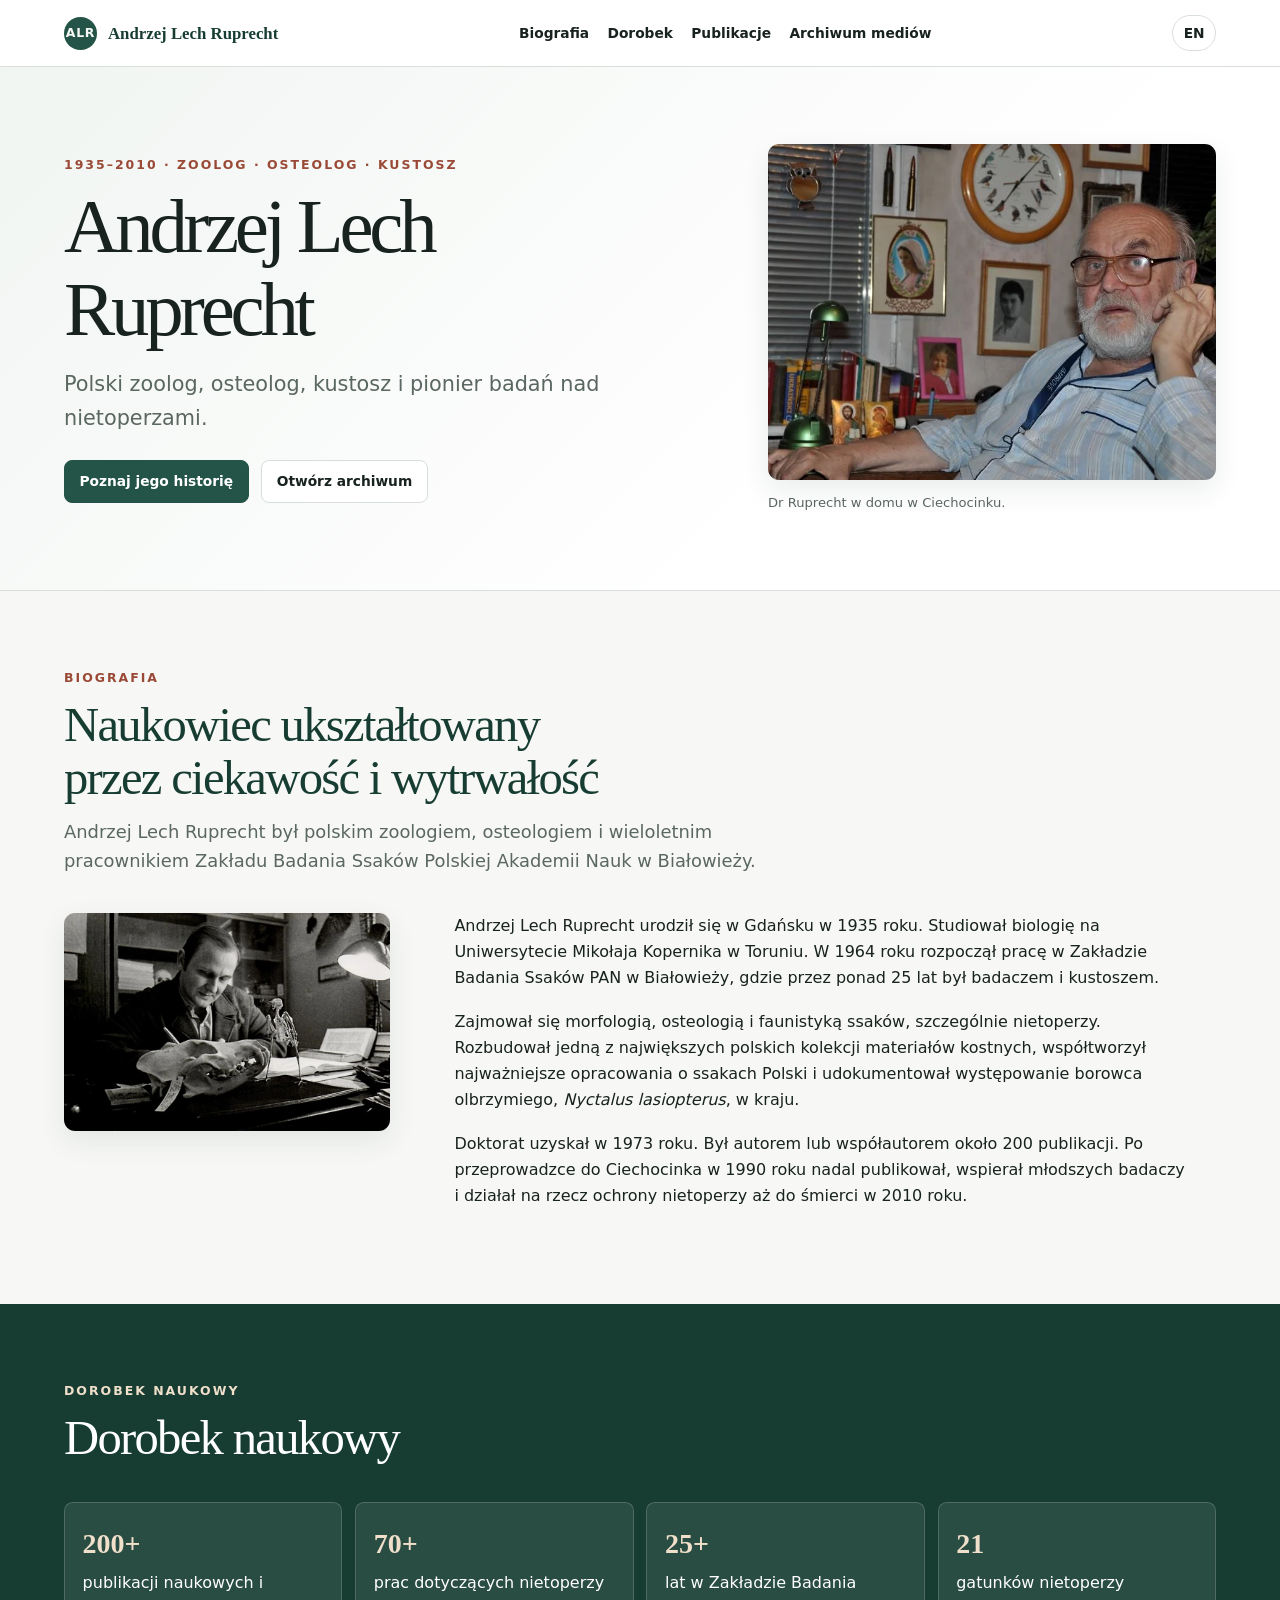
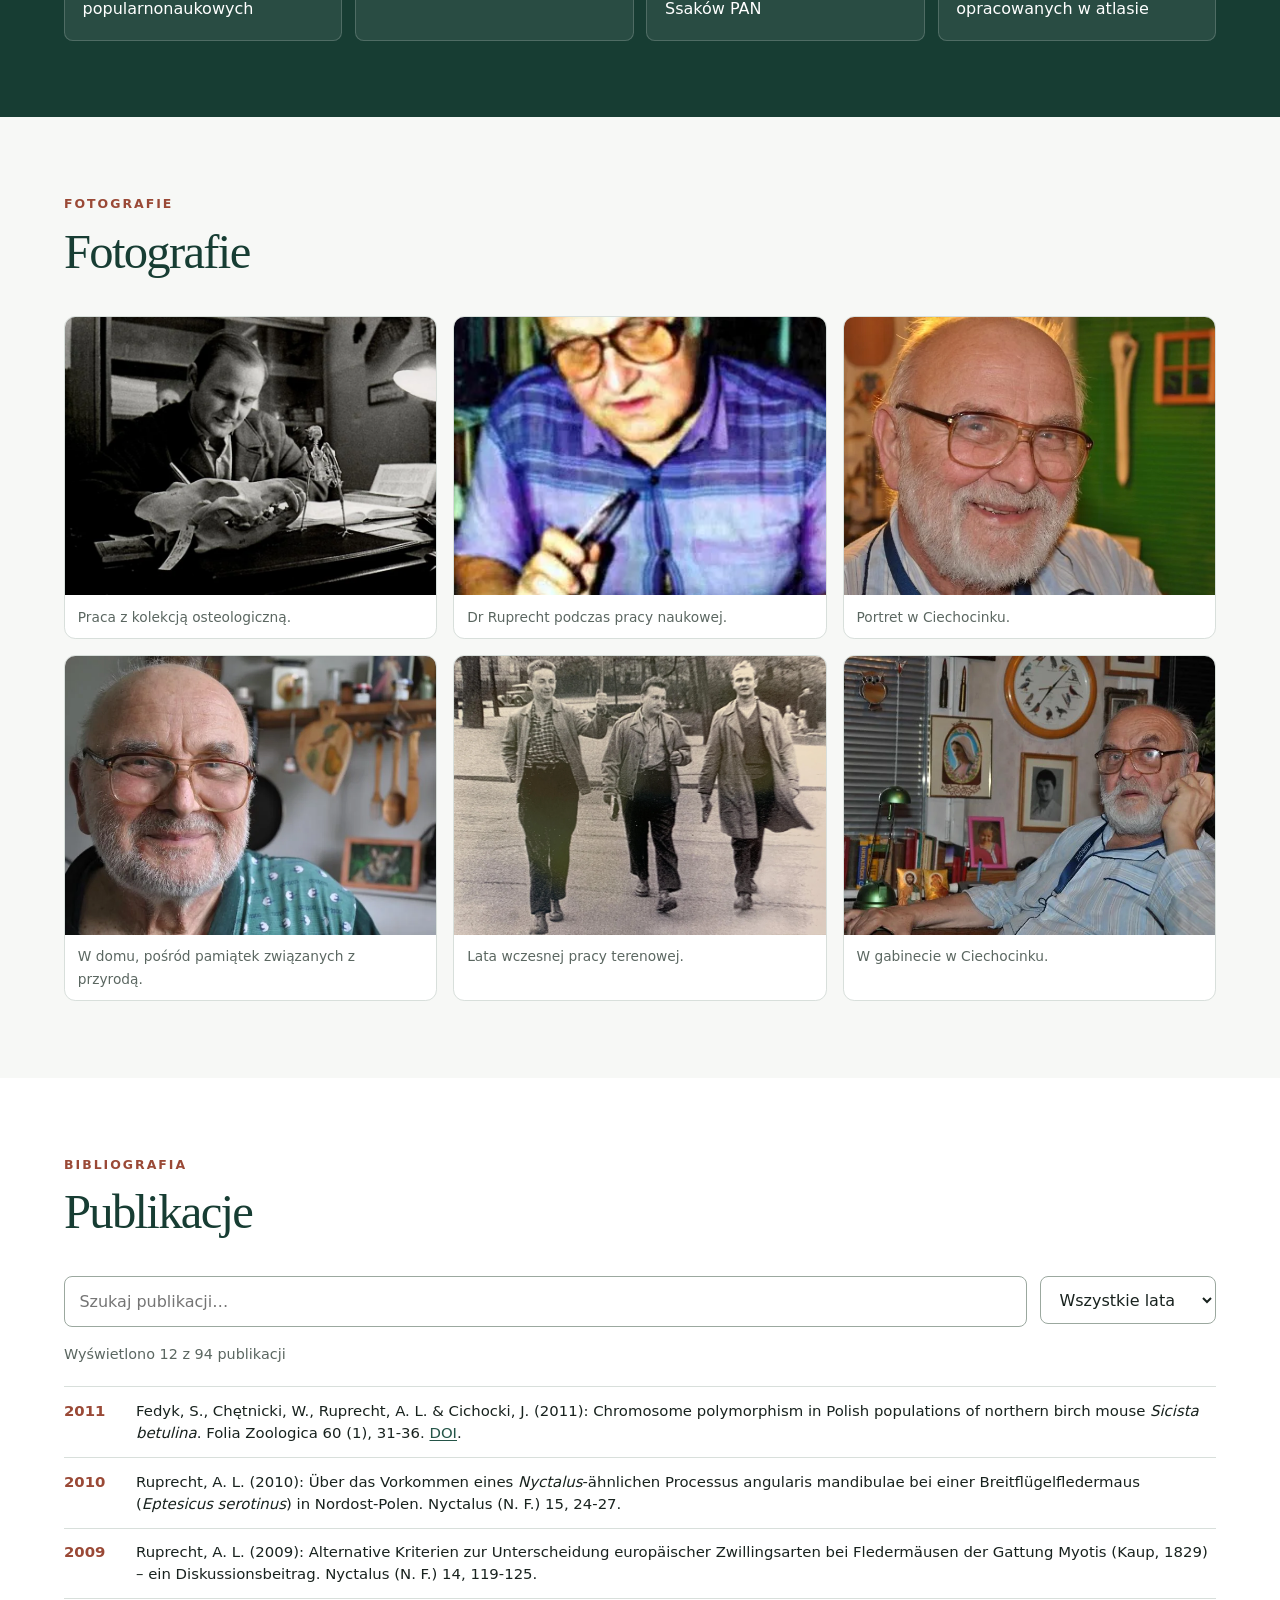
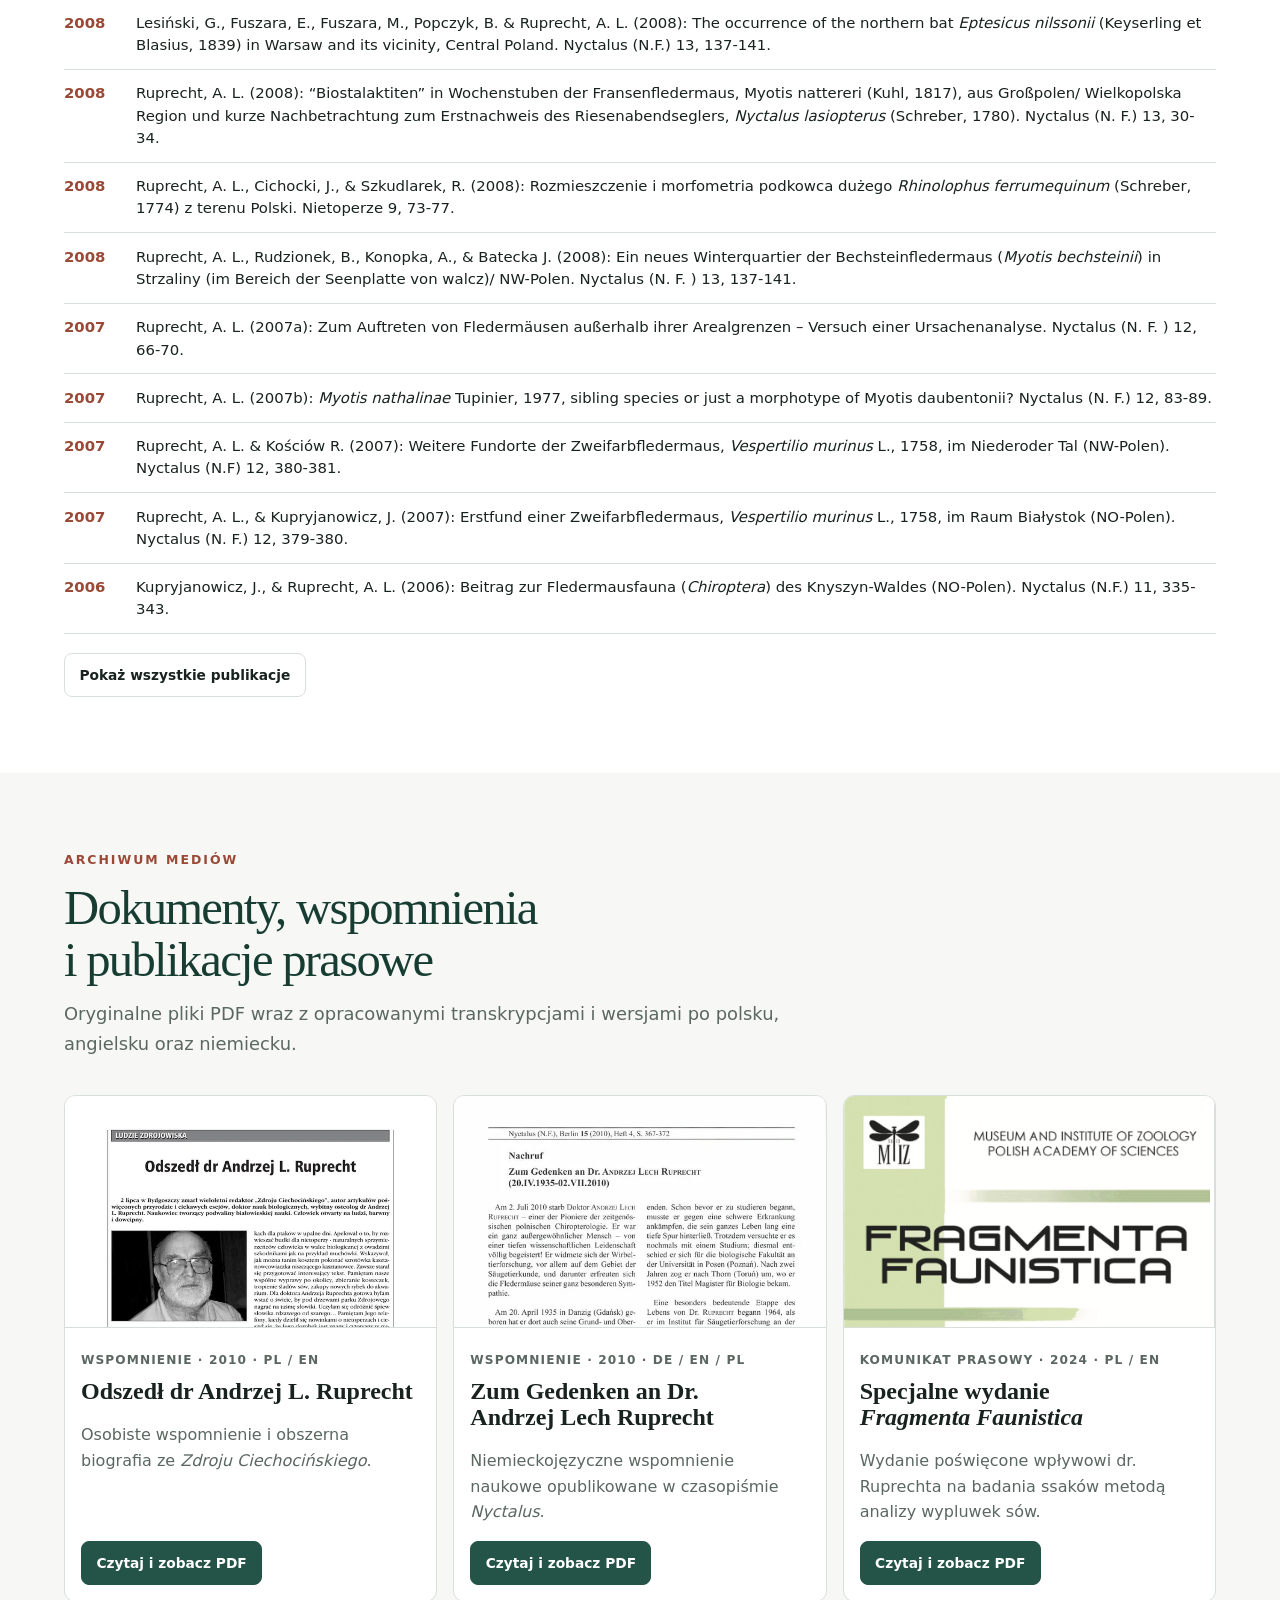
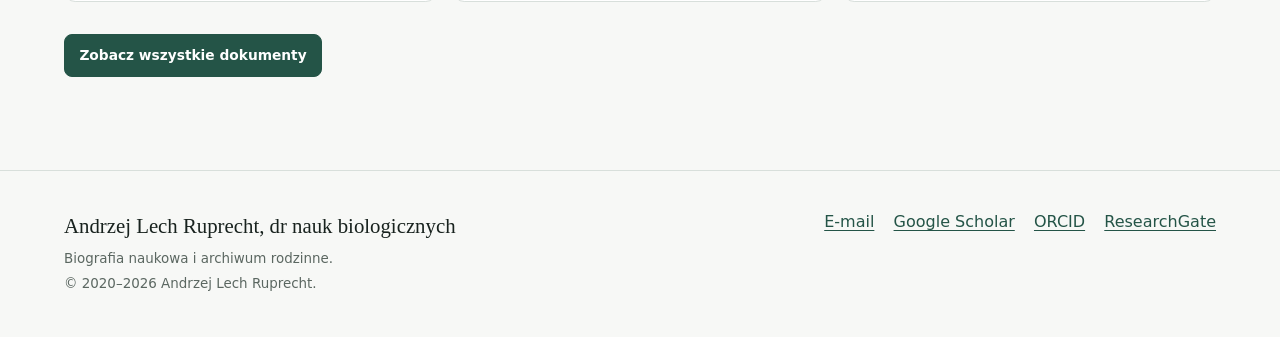
<file: pages/pl.html>
<!doctype html>
<html lang="pl"><head><meta charset="utf-8"><meta name="viewport" content="width=device-width, initial-scale=1"><title>Przekierowanie…</title><link rel="canonical" href="https://andrzejruprecht.github.io/pl/"><meta http-equiv="refresh" content="0; url=/pl/"><script>location.replace('/pl/' + location.hash);</script></head><body><p>Strona została przeniesiona. <a href="/pl/">Przejdź do polskiej wersji</a>.</p></body></html>
</file>
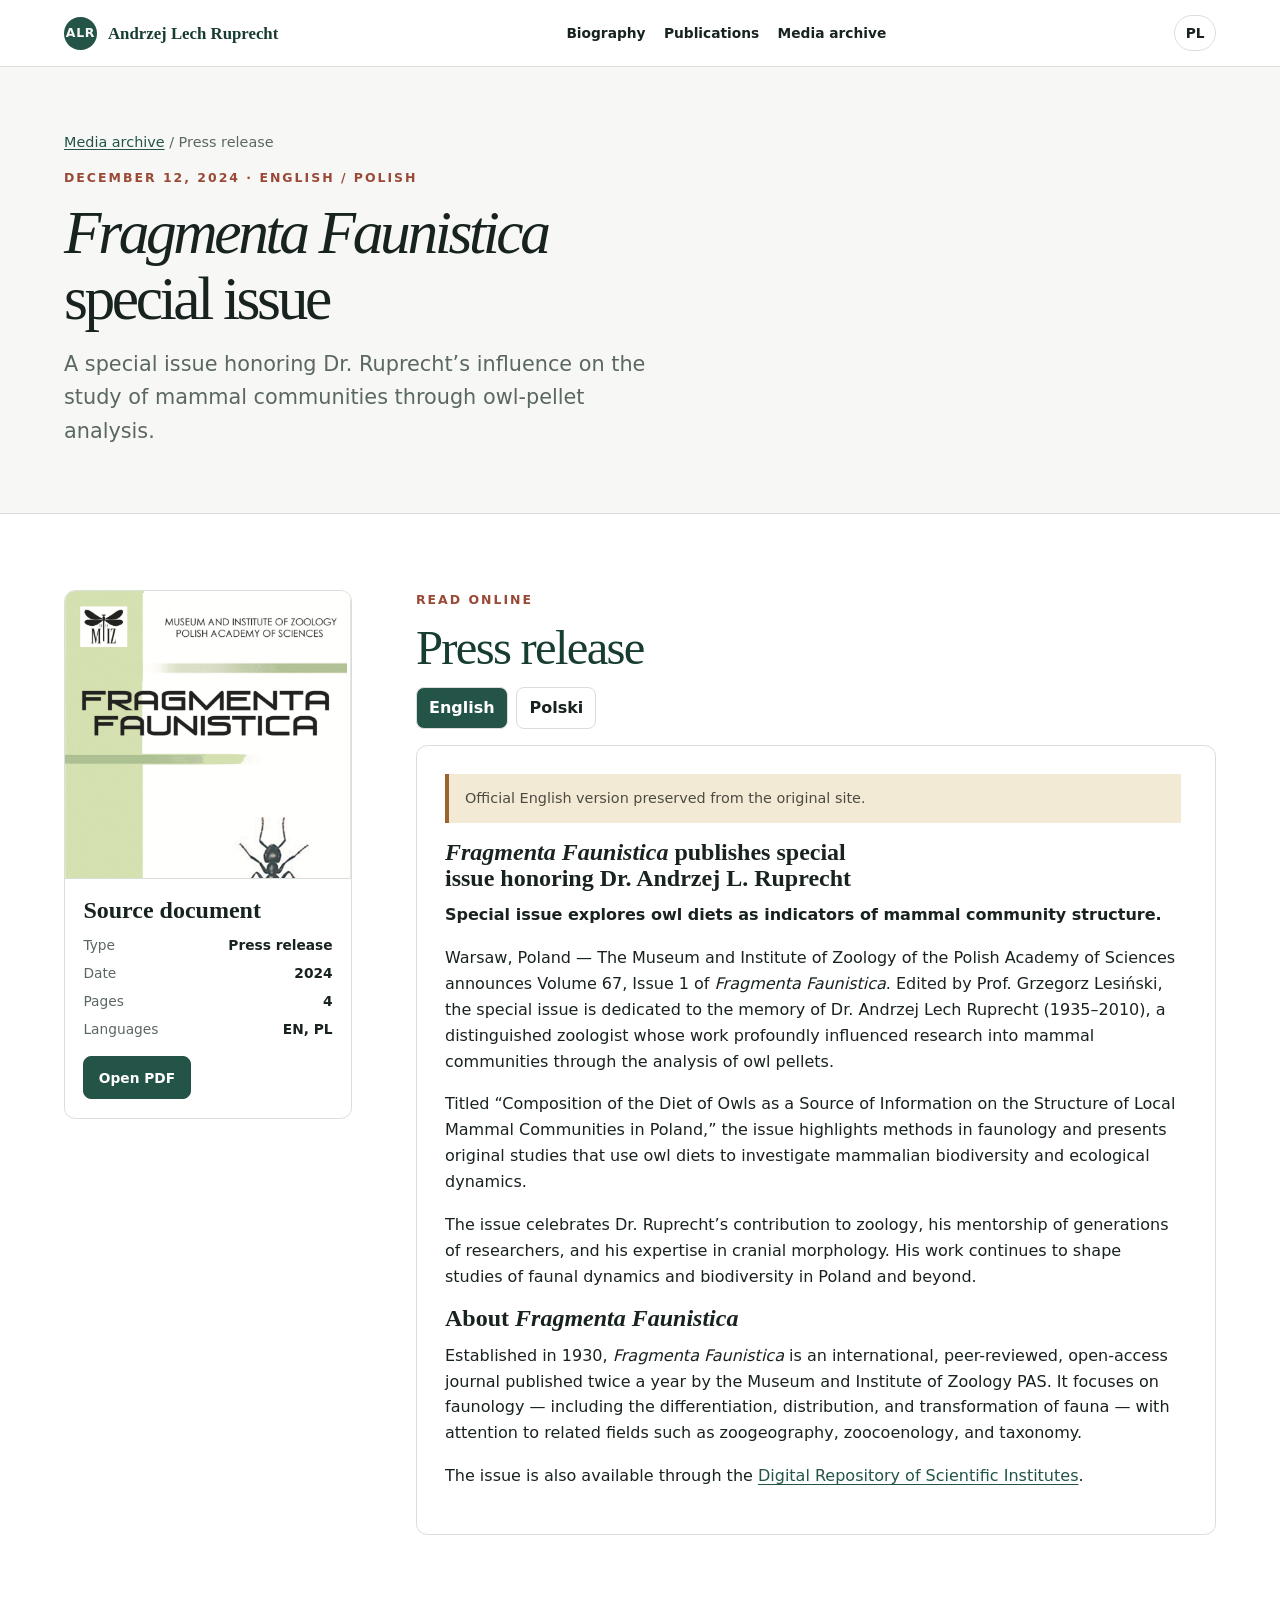
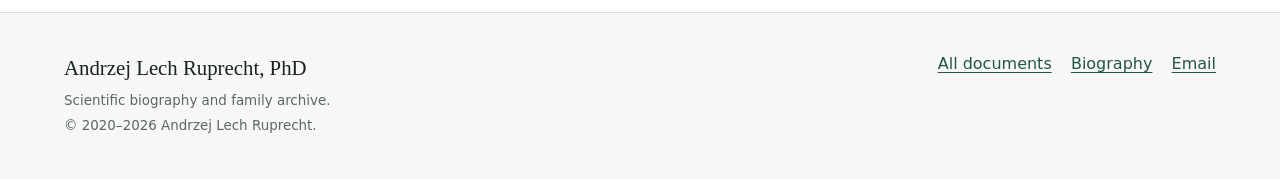
<file: pages/press/fragmenta_faunistica_en.html>
<!doctype html>
<html lang="en"><head><meta charset="utf-8"><meta name="viewport" content="width=device-width, initial-scale=1"><title>Redirecting…</title><link rel="canonical" href="https://andrzejruprecht.github.io/media/fragmenta-faunistica/"><meta http-equiv="refresh" content="0; url=/media/fragmenta-faunistica/#en"><script>location.replace('/media/fragmenta-faunistica/#en');</script></head><body><p>This page has moved. <a href="/media/fragmenta-faunistica/#en">Open the press release</a>.</p></body></html>
</file>
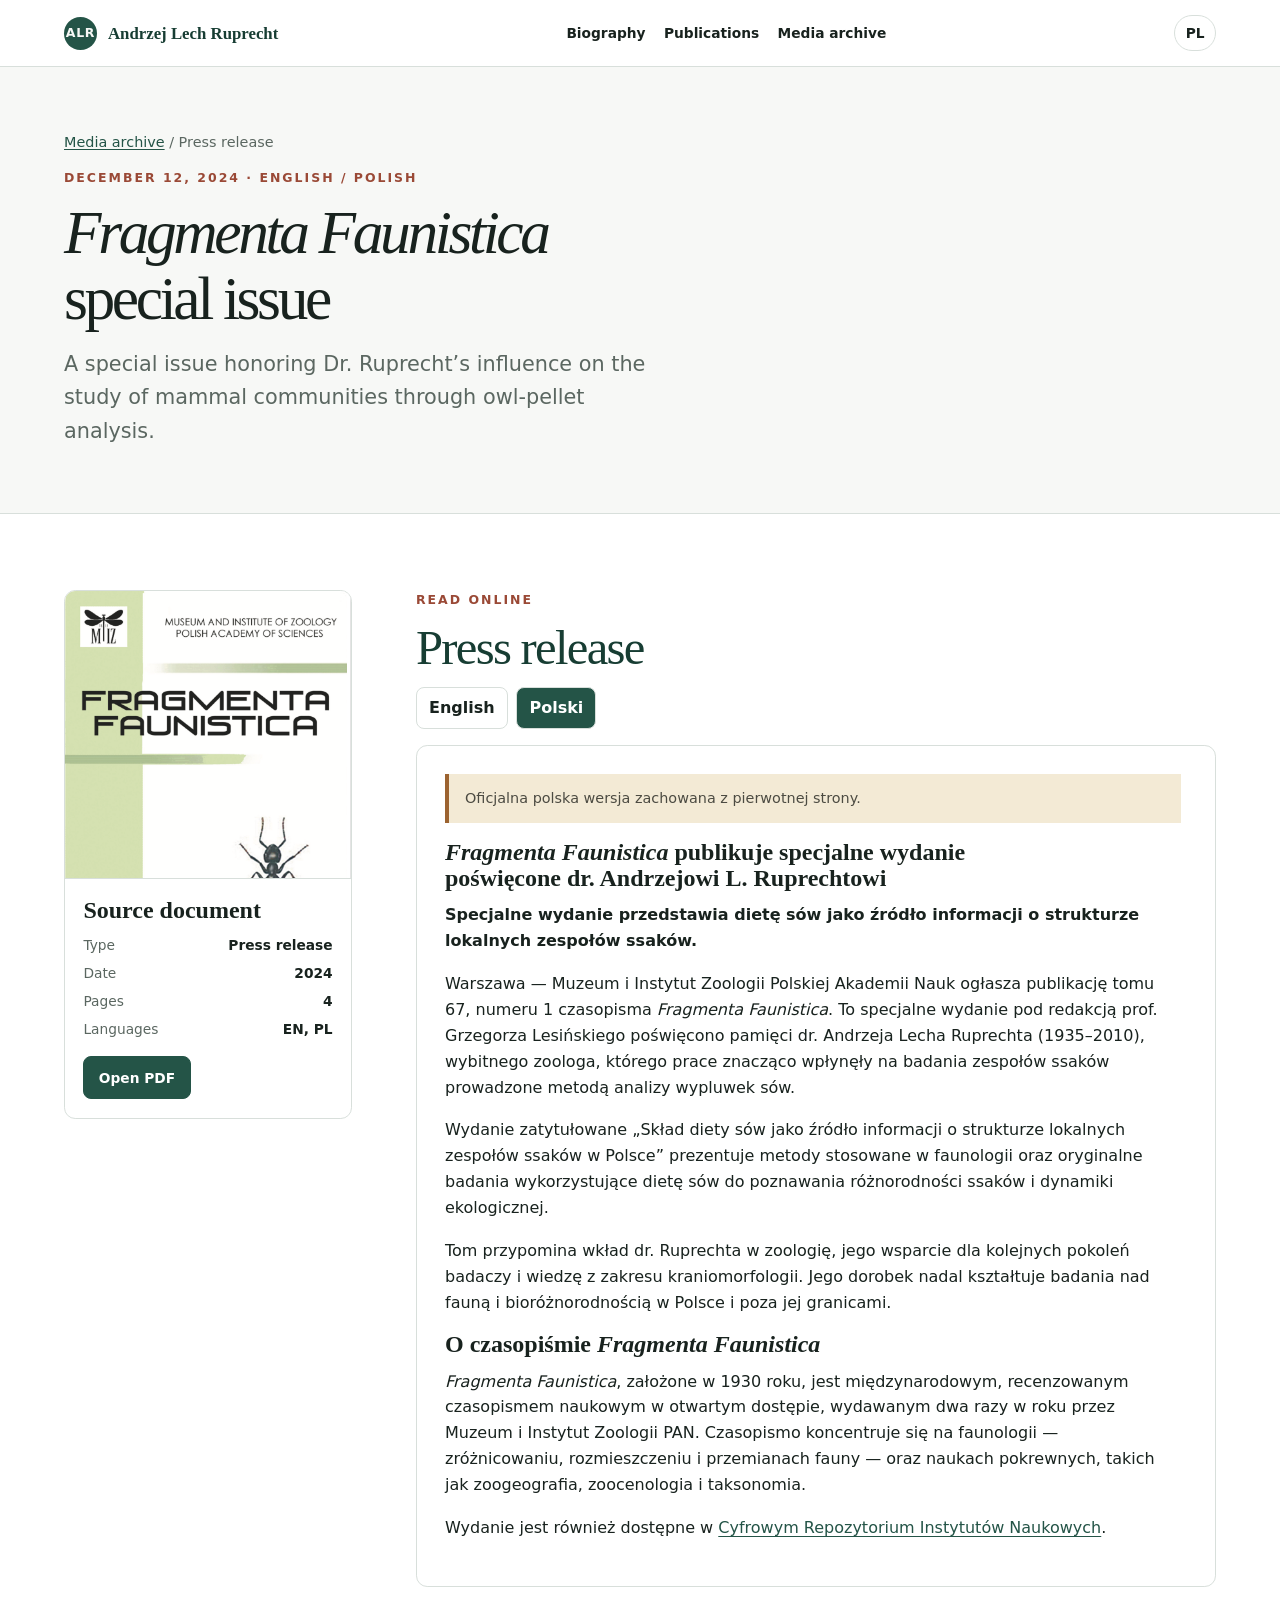
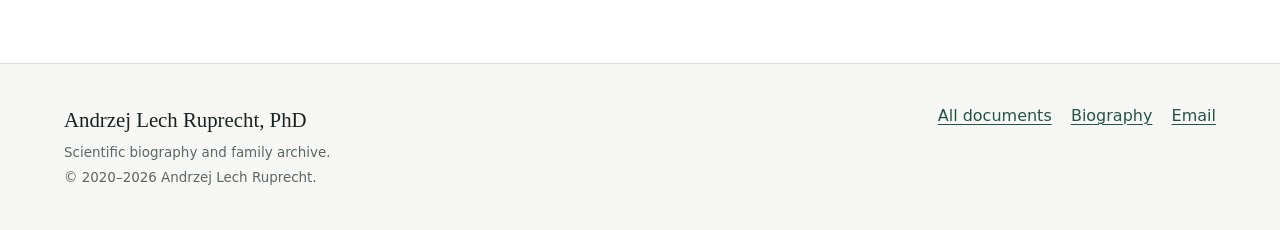
<file: pages/press/fragmenta_faunistica_pl.html>
<!doctype html>
<html lang="pl"><head><meta charset="utf-8"><meta name="viewport" content="width=device-width, initial-scale=1"><title>Przekierowanie…</title><link rel="canonical" href="https://andrzejruprecht.github.io/media/fragmenta-faunistica/"><meta http-equiv="refresh" content="0; url=/media/fragmenta-faunistica/#pl"><script>location.replace('/media/fragmenta-faunistica/#pl');</script></head><body><p>Strona została przeniesiona. <a href="/media/fragmenta-faunistica/#pl">Otwórz komunikat prasowy</a>.</p></body></html>
</file>
<file: main.css>
:root {
  --ink: #17211d;
  --muted: #55625c;
  --forest: #173f35;
  --forest-deep: #0d2d26;
  --fern: #3f705e;
  --sage: #dce8e1;
  --paper: #f7f3e9;
  --paper-deep: #ece4d3;
  --white: #fffdf8;
  --gold: #b78028;
  --gold-soft: #ead7aa;
  --line: #c8c9bc;
  --danger: #8b352c;
  --shadow: 0 18px 46px rgba(18, 48, 40, 0.12);
  --radius: 1.1rem;
  --content: 74rem;
}

* { box-sizing: border-box; }

html {
  scroll-behavior: smooth;
  color-scheme: light;
}

body {
  margin: 0;
  background: var(--paper);
  color: var(--ink);
  font-family: Inter, ui-sans-serif, system-ui, -apple-system, BlinkMacSystemFont, "Segoe UI", sans-serif;
  font-size: 1rem;
  line-height: 1.72;
  text-rendering: optimizeLegibility;
}

img { display: block; max-width: 100%; height: auto; }

a {
  color: var(--forest);
  text-decoration-thickness: 0.09em;
  text-underline-offset: 0.16em;
}

a:hover { color: var(--danger); }
:focus-visible { outline: 3px solid var(--gold); outline-offset: 4px; }
button, input, select { font: inherit; }

.skip-link {
  position: fixed;
  z-index: 100;
  top: 0.75rem;
  left: 0.75rem;
  padding: 0.7rem 1rem;
  border-radius: 0.5rem;
  background: var(--white);
  color: var(--forest-deep);
  transform: translateY(-180%);
}

.skip-link:focus { transform: translateY(0); }

.site-header {
  position: sticky;
  z-index: 30;
  top: 0;
  border-bottom: 1px solid rgba(23, 63, 53, 0.18);
  background: rgba(247, 243, 233, 0.94);
  backdrop-filter: blur(16px);
}

.nav-shell,
.section-shell,
.footer-shell {
  width: min(calc(100% - 2rem), var(--content));
  margin-inline: auto;
}

.nav-shell {
  min-height: 4.6rem;
  display: flex;
  align-items: center;
  justify-content: space-between;
  gap: 1.5rem;
}

.brand {
  display: inline-flex;
  align-items: center;
  gap: 0.7rem;
  color: var(--forest-deep);
  font-family: Georgia, "Times New Roman", serif;
  font-size: 1.05rem;
  font-weight: 700;
  text-decoration: none;
}

.brand-mark {
  width: 2.05rem;
  height: 2.05rem;
  display: grid;
  place-items: center;
  border-radius: 50%;
  background: var(--forest);
  color: var(--paper);
  font-family: Inter, ui-sans-serif, system-ui, sans-serif;
  font-size: 0.78rem;
  letter-spacing: 0.05em;
}

.site-nav,
.utility-nav {
  display: flex;
  align-items: center;
  gap: 1.15rem;
}

.site-nav a,
.utility-nav a {
  color: var(--ink);
  font-size: 0.9rem;
  font-weight: 700;
  text-decoration: none;
}

.language-link {
  min-width: 2.55rem;
  padding: 0.38rem 0.65rem;
  border: 1px solid var(--forest);
  border-radius: 999px;
  text-align: center;
}

.menu-toggle {
  display: none;
  border: 1px solid var(--forest);
  border-radius: 999px;
  background: transparent;
  color: var(--forest);
  padding: 0.45rem 0.8rem;
  font-weight: 800;
}

.hero {
  overflow: hidden;
  color: var(--white);
  background: radial-gradient(circle at 76% 20%, rgba(234, 215, 170, 0.18), transparent 30rem), var(--forest-deep);
}

.hero-grid {
  min-height: min(52rem, calc(100vh - 4.6rem));
  display: grid;
  grid-template-columns: minmax(0, 1.05fr) minmax(22rem, 0.8fr);
  align-items: center;
  gap: clamp(2rem, 6vw, 6rem);
  padding-block: clamp(3.5rem, 8vw, 7rem);
}

.eyebrow,
.section-kicker {
  margin: 0 0 0.7rem;
  color: var(--gold-soft);
  font-size: 0.78rem;
  font-weight: 850;
  letter-spacing: 0.16em;
  text-transform: uppercase;
}

.section-kicker { color: var(--danger); }

h1, h2, h3 {
  margin-top: 0;
  font-family: Georgia, "Times New Roman", serif;
  line-height: 1.08;
  text-wrap: balance;
}

h1 {
  max-width: 12ch;
  margin-bottom: 1.2rem;
  font-size: clamp(3.2rem, 8vw, 7.2rem);
  font-weight: 500;
  letter-spacing: -0.055em;
}

h2 {
  margin-bottom: 1rem;
  color: var(--forest-deep);
  font-size: clamp(2.2rem, 4.8vw, 4.4rem);
  font-weight: 500;
  letter-spacing: -0.035em;
}

h3 { margin-bottom: 0.65rem; font-size: clamp(1.3rem, 2.2vw, 1.75rem); }

.hero-deck {
  max-width: 43rem;
  margin: 0 0 2rem;
  color: #e8eee9;
  font-family: Georgia, "Times New Roman", serif;
  font-size: clamp(1.2rem, 2.4vw, 1.65rem);
}

.button-row { display: flex; flex-wrap: wrap; gap: 0.8rem; }

.button {
  display: inline-flex;
  min-height: 3rem;
  align-items: center;
  justify-content: center;
  gap: 0.45rem;
  padding: 0.72rem 1.05rem;
  border: 1px solid var(--forest);
  border-radius: 999px;
  background: var(--forest);
  color: var(--white);
  font-size: 0.92rem;
  font-weight: 800;
  text-decoration: none;
}

.button:hover { background: var(--forest-deep); color: var(--white); }
.button-light { border-color: var(--gold-soft); background: var(--gold-soft); color: var(--forest-deep); }
.button-ghost { border-color: currentColor; background: transparent; color: inherit; }

.hero-portrait {
  position: relative;
  justify-self: end;
  width: min(100%, 31rem);
}

.hero-portrait::before {
  position: absolute;
  inset: -1.15rem 1.15rem 1.15rem -1.15rem;
  border: 1px solid rgba(234, 215, 170, 0.72);
  border-radius: 48% 48% 1.5rem 1.5rem;
  content: "";
}

.hero-portrait img {
  position: relative;
  width: 100%;
  aspect-ratio: 4 / 5;
  border-radius: 48% 48% 1.5rem 1.5rem;
  object-fit: cover;
  object-position: 50% 45%;
  filter: saturate(0.9) contrast(1.03);
}

.hero-caption { margin: 0.75rem 0 0; color: #d2ddd7; font-size: 0.82rem; }
.section { padding-block: clamp(4rem, 9vw, 7.5rem); }
.section-alt { background: var(--white); }
.section-dark { background: var(--forest-deep); color: var(--white); }
.section-dark h2 { color: var(--white); }
.section-header { max-width: 52rem; margin-bottom: clamp(2rem, 5vw, 3.6rem); }
.section-lead { margin: 0; color: var(--muted); font-size: clamp(1.05rem, 1.7vw, 1.25rem); }
.section-dark .section-lead { color: #ced9d3; }

.bio-grid {
  display: grid;
  grid-template-columns: minmax(0, 0.7fr) minmax(0, 1.3fr);
  gap: clamp(2rem, 6vw, 6rem);
  align-items: start;
}

.bio-aside { position: sticky; top: 6.4rem; }
.bio-aside img { width: 100%; border-radius: var(--radius); box-shadow: var(--shadow); }
.bio-copy { max-width: 49rem; }
.bio-copy p:first-of-type::first-letter { float: left; margin: 0.1rem 0.55rem 0 0; color: var(--forest); font-family: Georgia, serif; font-size: 4.6rem; line-height: 0.82; }

.stats-grid {
  display: grid;
  grid-template-columns: repeat(4, minmax(0, 1fr));
  gap: 1rem;
  margin-top: 3rem;
}

.stat { padding: 1.35rem; border-top: 3px solid var(--gold); background: rgba(255, 253, 248, 0.08); }
.stat strong { display: block; margin-bottom: 0.25rem; color: var(--gold-soft); font-family: Georgia, serif; font-size: 2rem; }

.timeline {
  display: grid;
  grid-template-columns: repeat(4, minmax(0, 1fr));
  gap: 1rem;
  padding: 0;
  list-style: none;
}

.timeline li { padding: 1.3rem; border: 1px solid var(--line); border-radius: var(--radius); background: var(--white); }
.timeline time { display: block; margin-bottom: 0.45rem; color: var(--danger); font-weight: 850; }

.gallery-grid { display: grid; grid-template-columns: repeat(12, 1fr); gap: 0.85rem; }
.gallery-card { grid-column: span 4; overflow: hidden; margin: 0; border-radius: var(--radius); background: var(--paper-deep); }
.gallery-card:nth-child(1), .gallery-card:nth-child(5) { grid-column: span 7; }
.gallery-card:nth-child(2), .gallery-card:nth-child(6) { grid-column: span 5; }
.gallery-card img { width: 100%; aspect-ratio: 4 / 3; object-fit: cover; transition: transform 350ms ease; }
.gallery-card:hover img { transform: scale(1.025); }
.gallery-card figcaption { padding: 0.8rem 1rem 1rem; color: var(--muted); font-size: 0.86rem; }

.toolbar { display: grid; grid-template-columns: minmax(0, 1fr) 11rem; gap: 0.8rem; margin-bottom: 1rem; }
.field { width: 100%; min-height: 3.2rem; padding: 0.72rem 0.9rem; border: 1px solid #9ba89f; border-radius: 0.65rem; background: var(--white); color: var(--ink); }
.results-count { min-height: 1.7rem; margin: 0 0 1rem; color: var(--muted); font-size: 0.9rem; }
.publication-list { display: grid; gap: 0; margin: 0; padding: 0; border-top: 1px solid var(--line); list-style: none; }
.publication-list li { display: grid; grid-template-columns: 4.2rem minmax(0, 1fr); gap: 1rem; padding: 1rem 0; border-bottom: 1px solid var(--line); }
.publication-year { color: var(--danger); font-weight: 850; }

.media-grid { display: grid; grid-template-columns: repeat(3, minmax(0, 1fr)); gap: 1.15rem; }
.media-card { display: flex; min-width: 0; flex-direction: column; overflow: hidden; border: 1px solid rgba(23, 63, 53, 0.18); border-radius: var(--radius); background: var(--white); box-shadow: 0 10px 30px rgba(18, 48, 40, 0.06); }
.media-card img { width: 100%; aspect-ratio: 16 / 10; border-bottom: 1px solid var(--line); background: #eee; object-fit: cover; object-position: top; }
.media-card-body { display: flex; flex: 1; flex-direction: column; padding: 1.25rem; }
.media-meta { margin-bottom: 0.55rem; color: var(--danger); font-size: 0.76rem; font-weight: 850; letter-spacing: 0.09em; text-transform: uppercase; }
.media-card p { color: var(--muted); }
.media-card .button { align-self: flex-start; margin-top: auto; }
.archive-toolbar { margin-bottom: 1.5rem; }
.filter-buttons, .language-tabs { display: flex; flex-wrap: wrap; gap: 0.55rem; }
.filter-button, .language-tab { min-height: 2.7rem; padding: 0.55rem 0.9rem; border: 1px solid var(--forest); border-radius: 999px; background: transparent; color: var(--forest); cursor: pointer; font-weight: 800; }
.filter-button[aria-pressed="true"], .language-tab[aria-selected="true"] { background: var(--forest); color: var(--white); }

.article-hero { padding-block: clamp(3.5rem, 8vw, 6.5rem); background: var(--forest-deep); color: var(--white); }
.article-hero h1 { max-width: 17ch; font-size: clamp(2.7rem, 6.3vw, 5.7rem); }
.article-layout { display: grid; grid-template-columns: minmax(15rem, 0.34fr) minmax(0, 1fr); gap: clamp(2rem, 5vw, 4.5rem); align-items: start; }
.document-box { position: sticky; top: 6.2rem; overflow: hidden; border: 1px solid var(--line); border-radius: var(--radius); background: var(--white); box-shadow: var(--shadow); }
.document-box img { width: 100%; max-height: 22rem; border-bottom: 1px solid var(--line); background: #eee; object-fit: cover; object-position: top; }
.document-box-body { padding: 1.15rem; }
.document-box dl { display: grid; grid-template-columns: auto minmax(0, 1fr); gap: 0.35rem 0.8rem; margin: 0 0 1rem; font-size: 0.86rem; }
.document-box dt { color: var(--muted); }
.document-box dd { margin: 0; text-align: right; font-weight: 750; }
.transcript-panel { margin-top: 1rem; padding: clamp(1.2rem, 3vw, 2.2rem); border: 1px solid var(--line); border-radius: var(--radius); background: var(--white); }
.transcript-panel[hidden] { display: none; }
.transcript-note { padding: 0.8rem 1rem; border-left: 4px solid var(--gold); background: #f3ead5; color: #4c4b42; font-size: 0.9rem; }
.transcript-body { max-width: 47rem; }
.transcript-body p, .transcript-body li { hanging-punctuation: first; }
.transcript-body .byline { color: var(--muted); font-style: italic; }
.source-list { padding-left: 1.2rem; }
.breadcrumbs { margin: 0 0 1.2rem; font-size: 0.9rem; }
.breadcrumbs a { color: inherit; }

.site-footer { padding-block: 3.5rem; background: #0b241e; color: #dbe5df; }
.footer-shell { display: grid; grid-template-columns: 1.3fr 0.7fr; gap: 2rem; }
.footer-title { margin-bottom: 0.7rem; color: var(--white); font-family: Georgia, serif; font-size: 1.55rem; }
.footer-links { display: flex; flex-wrap: wrap; justify-content: flex-end; gap: 0.8rem 1.2rem; }
.site-footer a { color: var(--gold-soft); }
.footer-small { color: #aebdb6; font-size: 0.84rem; }
.empty-state { padding: 2rem; border: 1px dashed var(--line); border-radius: var(--radius); color: var(--muted); text-align: center; }

@media (max-width: 900px) {
  .menu-toggle { display: inline-flex; }
  .site-nav { position: absolute; top: 100%; right: 0; left: 0; display: none; align-items: stretch; flex-direction: column; padding: 1rem; border-bottom: 1px solid var(--line); background: var(--paper); }
  .site-nav[data-open="true"] { display: flex; }
  .hero-grid, .bio-grid, .article-layout { grid-template-columns: 1fr; }
  .hero-grid { padding-bottom: 4rem; }
  .hero-portrait { justify-self: start; width: min(100%, 28rem); }
  .bio-aside, .document-box { position: static; }
  .stats-grid, .timeline { grid-template-columns: repeat(2, minmax(0, 1fr)); }
  .media-grid { grid-template-columns: repeat(2, minmax(0, 1fr)); }
}

@media (max-width: 620px) {
  .nav-shell, .section-shell, .footer-shell { width: min(calc(100% - 1.25rem), var(--content)); }
  .brand span:last-child { display: none; }
  .hero-grid { min-height: auto; }
  h1 { font-size: clamp(3rem, 18vw, 4.8rem); }
  .stats-grid, .timeline, .media-grid, .toolbar, .footer-shell { grid-template-columns: 1fr; }
  .gallery-card, .gallery-card:nth-child(n) { grid-column: span 12; }
  .publication-list li { grid-template-columns: 3.6rem minmax(0, 1fr); gap: 0.65rem; }
  .footer-links { justify-content: flex-start; }
}

/* Compact editorial layout */
:root {
  --ink: #18221e;
  --muted: #5b6761;
  --forest: #245447;
  --forest-deep: #173d33;
  --sage: #e8f0ec;
  --paper: #f7f8f6;
  --paper-deep: #eef1ee;
  --white: #ffffff;
  --gold: #9c6330;
  --gold-soft: #f0dfca;
  --line: #d8dfdb;
  --danger: #9a4936;
  --shadow: 0 10px 28px rgba(18, 48, 40, 0.09);
  --radius: 0.7rem;
  --content: 72rem;
}

body { background: var(--white); font-size: 1rem; line-height: 1.62; }
html { scroll-padding-top: 5rem; }
.nav-shell, .section-shell, .footer-shell { width: min(calc(100% - 2.5rem), var(--content)); }
.nav-shell { min-height: 4.15rem; }
.site-header { border-bottom-color: var(--line); background: rgba(255, 255, 255, 0.96); }
.site-nav a, .utility-nav a { font-size: 0.86rem; }
.language-link { border-color: var(--line); }

.hero {
  color: var(--ink);
  background: linear-gradient(135deg, #f1f5f2, #fff 68%);
  border-bottom: 1px solid var(--line);
}

.hero-grid {
  min-height: 0;
  grid-template-columns: minmax(0, 1fr) minmax(19rem, 0.72fr);
  gap: clamp(2rem, 5vw, 4.5rem);
  padding-block: clamp(2.75rem, 6vw, 5rem);
}

.hero .eyebrow { color: var(--danger); }
h1 { max-width: 15ch; margin-bottom: 1rem; font-size: clamp(2.8rem, 6vw, 5rem); }
h2 { margin-bottom: 0.8rem; font-size: clamp(1.9rem, 3.8vw, 3.15rem); }
h3 { font-size: clamp(1.2rem, 2vw, 1.5rem); }
.hero-deck { max-width: 38rem; margin-bottom: 1.5rem; color: var(--muted); font-family: inherit; font-size: clamp(1.05rem, 1.8vw, 1.3rem); }
.button { min-height: 2.7rem; padding: 0.58rem 0.9rem; border-radius: 0.5rem; font-size: 0.86rem; }
.button-light { border-color: var(--forest); background: var(--forest); color: var(--white); }
.button-ghost { border-color: var(--line); background: var(--white); color: var(--ink); }
.button-ghost:hover { border-color: var(--forest); background: var(--sage); color: var(--forest-deep); }
.hero-portrait { width: min(100%, 28rem); margin: 0; }
.hero-portrait::before { display: none; }
.hero-portrait img { aspect-ratio: 4 / 3; border-radius: var(--radius); box-shadow: var(--shadow); }
.hero-caption { color: var(--muted); }

.section { padding-block: clamp(3rem, 6vw, 5rem); }
.section-alt { background: var(--paper); }
.section-header { max-width: 46rem; margin-bottom: clamp(1.5rem, 3vw, 2.35rem); }
.section-lead { font-size: clamp(1rem, 1.4vw, 1.13rem); }
.bio-grid { grid-template-columns: minmax(15rem, 0.6fr) minmax(0, 1.4fr); gap: clamp(2rem, 5vw, 4rem); }
.bio-aside { top: 5.2rem; }
.bio-copy { max-width: 46rem; }
.bio-copy p { margin-top: 0; margin-bottom: 1.15rem; }
.bio-copy p:first-of-type::first-letter { float: none; margin: 0; color: inherit; font-family: inherit; font-size: inherit; line-height: inherit; }

.stats-grid { gap: 0.8rem; margin-top: 2rem; }
.stat { padding: 1.1rem; border: 1px solid rgba(255, 255, 255, 0.18); border-radius: 0.55rem; }
.stat strong { font-size: 1.75rem; }

.gallery-grid { grid-template-columns: repeat(3, minmax(0, 1fr)); gap: 1rem; }
.gallery-card, .gallery-card:nth-child(n) { grid-column: auto; border: 1px solid var(--line); border-radius: var(--radius); background: var(--white); }
.gallery-card img { transition: none; }
.gallery-card:hover img { transform: none; }
.gallery-card figcaption { padding: 0.65rem 0.8rem; }

.toolbar { grid-template-columns: minmax(0, 1fr) 11rem; }
.field { min-height: 3rem; border-radius: 0.5rem; }
.publication-list li { grid-template-columns: 3.5rem minmax(0, 1fr); padding: 0.78rem 0; font-size: 0.93rem; line-height: 1.5; }
.publication-toggle { margin-top: 1.2rem; }

.media-grid { gap: 1rem; }
.media-card { border-color: var(--line); box-shadow: none; }
.media-card-body { padding: 1rem; }
.media-card p { margin-top: 0.4rem; }

.filter-button, .language-tab { min-height: 2.45rem; padding: 0.45rem 0.75rem; border-color: var(--line); border-radius: 0.5rem; color: var(--ink); }
.article-hero { padding-block: clamp(2.5rem, 5vw, 4rem); border-bottom: 1px solid var(--line); background: var(--paper); color: var(--ink); }
.article-hero .eyebrow { color: var(--danger); }
.article-hero h1 { max-width: 22ch; font-size: clamp(2.25rem, 4.8vw, 4rem); }
.article-hero .hero-deck { margin-bottom: 0; }
.breadcrumbs { margin-bottom: 0.8rem; color: var(--muted); }
.breadcrumbs a { color: var(--forest); }
.article-layout { grid-template-columns: minmax(15rem, 18rem) minmax(0, 1fr); gap: clamp(2rem, 5vw, 4rem); }
.document-box { top: 5.2rem; border-color: var(--line); box-shadow: none; }
.document-box img { max-height: 18rem; }
.transcript-panel { max-width: 52rem; padding: clamp(1rem, 2.5vw, 1.75rem); }
.transcript-body { max-width: 46rem; }
.transcript-body p { margin-top: 0; margin-bottom: 1.05rem; }

.site-footer { padding-block: 2.4rem; border-top: 1px solid var(--line); background: var(--paper); color: var(--muted); }
.footer-title { margin: 0 0 0.35rem; color: var(--ink); font-size: 1.3rem; }
.site-footer a { color: var(--forest); }
.footer-small { margin: 0.2rem 0; color: var(--muted); }

@media (max-width: 900px) {
  .site-nav { gap: 0; padding: 0.45rem 1.25rem 0.85rem; border-bottom-color: var(--line); background: var(--white); }
  .site-nav a { padding: 0.65rem 0; border-bottom: 1px solid var(--line); }
  .hero-grid, .bio-grid, .article-layout { grid-template-columns: 1fr; }
  .hero-grid { padding-bottom: 3rem; }
  .bio-aside, .document-box { position: static; }
  .bio-aside { max-width: 32rem; }
  .article-layout { gap: 1.5rem; }
  .document-box { display: grid; grid-template-columns: minmax(10rem, 0.8fr) minmax(0, 1.2fr); }
  .document-box img { height: 100%; max-height: none; border-right: 1px solid var(--line); border-bottom: 0; }
}

@media (max-width: 620px) {
  .nav-shell, .section-shell, .footer-shell { width: min(calc(100% - 1.25rem), var(--content)); }
  .nav-shell { min-height: 3.85rem; }
  .hero-grid { gap: 1.6rem; padding-block: 2.15rem; }
  h1 { font-size: clamp(2.55rem, 13vw, 3.6rem); }
  .section { padding-block: 2.8rem; }
  .gallery-grid { grid-template-columns: 1fr; }
  .publication-list li { grid-template-columns: 2.8rem minmax(0, 1fr); gap: 0.5rem; }
  .document-box { display: block; }
  .document-box img { max-height: 18rem; border-right: 0; border-bottom: 1px solid var(--line); }
}

@media (prefers-reduced-motion: reduce) {
  *, *::before, *::after { scroll-behavior: auto !important; transition-duration: 0.01ms !important; }
}

@media print {
  .site-header, .site-footer, .button-row, .language-tabs, .document-box { display: none !important; }
  body { background: white; color: black; font-size: 11pt; }
  .section, .article-hero { padding: 1rem 0; background: white; color: black; }
  .article-layout { display: block; }
  .transcript-panel { border: 0; padding: 0; }
}
</file>
